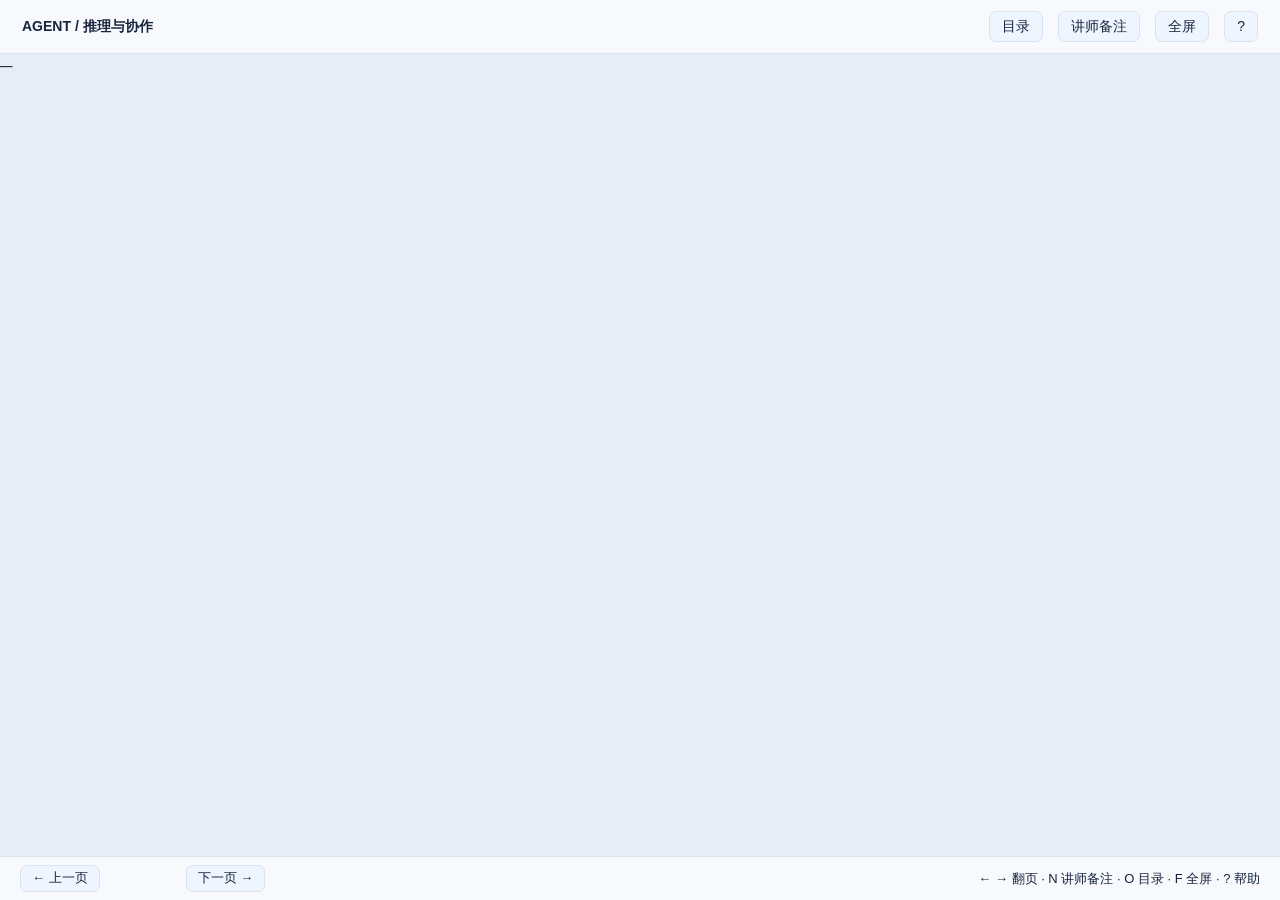
<file: agent-training/web/template.html>
<!doctype html>
<html lang="zh-CN">
<head>
<meta charset="utf-8"><meta name="viewport" content="width=device-width,initial-scale=1">
<link rel="icon" href="data:,">
<title>高级推理框架与多 Agent 协作 · 开发者实战课</title>
<style>
:root{--ink:#18253e;--blue:#2454ce;--teal:#087d80;--muted:#526178;--line:#d9e2ef;--paper:#fff;--nav:#f7f9fc;--surface:#eff5ff;--surface-hover:#e2edff;--positive:#edf9f2;--warning:#a56a12;--negative:#c12c28;--stage-scale:1;color-scheme:light}
*{box-sizing:border-box}body{margin:0;background:#e7edf4;color:var(--ink);font-family:"Microsoft YaHei","PingFang SC","Noto Sans CJK SC",sans-serif}button,input{font:inherit}button,.file-button{border:1px solid #bac8d9;border-radius:7px;background:#fff;color:var(--ink);padding:9px 17px;cursor:pointer;font-size:18px;line-height:1.3}button:hover,.file-button:hover{background:#e9f0ff;border-color:var(--blue)}button:focus-visible,a:focus-visible,input:focus-visible{outline:3px solid #e69523;outline-offset:4px}button:disabled{opacity:.42;cursor:default}button.primary{background:var(--blue);color:white;border-color:var(--blue)}a{color:var(--blue);text-underline-offset:4px}code{font-family:Consolas,"Cascadia Code",monospace;background:#eef3f9;color:#21519c;padding:2px 6px;border-radius:3px;font-size:.88em}pre{font-size:23px;line-height:1.58;margin:18px 0 0;padding:27px 32px;background:#142c44;color:#edf4ff;border-radius:10px;white-space:pre-wrap;overflow-wrap:anywhere;tab-size:4}pre code{font:inherit;padding:0;color:inherit;background:none}h1,h2,h3,p{margin-top:0}h2{font-size:46px;line-height:1.28;margin-bottom:30px;letter-spacing:-1px}h3{font-size:29px;line-height:1.4;margin:0 0 16px}p{font-size:26px;line-height:1.65;margin-bottom:22px}small{font-size:.7em;font-weight:400}b,strong{font-weight:700}em{font-style:normal;color:var(--blue)}
.appbar{height:54px;display:flex;align-items:center;justify-content:space-between;padding:0 22px;font-size:14px;background:#f7f9fc;border-bottom:1px solid var(--line)}.brand{font-weight:700;letter-spacing:.3px}.appbar button{padding:5px 12px;font-size:14px;margin-left:6px}.bar-right{display:flex;align-items:center;gap:9px}#chapterLabel{color:var(--muted)}
#viewport{position:absolute;top:54px;bottom:44px;left:0;right:0;display:flex;align-items:center;justify-content:center;overflow:hidden}#stage{width:1440px;height:810px;flex-shrink:0;position:relative;transform:scale(var(--stage-scale));transform-origin:center;box-shadow:0 12px 50px #172c4220}.slide{position:absolute;inset:0;background:var(--paper);padding:64px 82px 64px;display:none;overflow:hidden}.slide.active{display:block}.slide::before{content:"";position:absolute;top:0;left:0;width:100%;height:7px;background:var(--blue)}.slide-content{height:627px;overflow:hidden}.slide-footer{position:absolute;bottom:25px;left:82px;right:82px;display:flex;align-items:center;justify-content:space-between;border-top:1px solid var(--line);padding-top:15px;font-size:15px;color:var(--muted);gap:20px}.slide-footer a{font-size:14px;color:var(--muted);margin-right:15px}.slide-num{font-family:Consolas,monospace;font-size:17px;white-space:nowrap}.lead{font-size:29px;line-height:1.6}.muted{color:var(--muted);font-size:22px}.foot{font-size:19px;color:var(--muted);margin-top:20px}.source-note{font-size:20px;line-height:1.6;color:#704f19;margin-top:25px}.takeaway{font-size:26px;border-left:5px solid var(--teal);padding:12px 0 12px 22px;margin-top:30px;margin-bottom:0;color:#174b54}.split{display:grid;grid-template-columns:1fr 1fr;gap:52px;margin-top:22px}.split>div{min-width:0}.split p{font-size:25px}.split pre{font-size:22px}.points{padding-left:28px;margin:22px 0 0}.points li{font-size:27px;line-height:1.62;padding-left:4px;margin-bottom:16px}.split .points li{font-size:26px}.points li::marker{color:var(--blue)}blockquote{font-size:35px;line-height:1.7;margin:28px 0 38px;padding:10px 0 10px 30px;border-left:5px solid var(--blue);font-weight:500;color:#234f89}
.cover{background:#102a45;color:white;padding:74px 92px}.cover::before{background:#4ae1c5}.cover .slide-content{height:630px}.cover-title{font-size:95px;line-height:1.2;letter-spacing:-3px;font-weight:750}.cover-title em{color:#66e4c9}.cover-sub{font-size:29px;margin-top:28px;color:#d3e2f4}.cover-line{font-size:25px;border-top:1px solid #537087;padding-top:25px;display:inline-block;margin-top:30px}.cover-meta{color:#9eb8d1;font-size:19px;margin-top:25px}.cover .slide-footer{color:#9eb8d1;border-color:#537087}.agenda{margin-top:12px}.agenda>div{display:flex;align-items:center;border-bottom:1px solid var(--line);padding:20px 0;gap:28px}.agenda span{font-size:30px;color:var(--blue);font-family:Consolas,monospace}.agenda strong{font-size:28px;flex:1}.agenda small{font-size:20px;color:var(--muted)}.agenda+p{margin-top:22px}
table{width:100%;border-collapse:collapse;margin-top:24px;font-size:24px;line-height:1.55;text-align:left}th{font-weight:600;padding:17px 18px;background:#eaf0fa;border-bottom:2px solid #9bb4df;color:#284a7d}td{padding:20px 18px;border-bottom:1px solid var(--line);vertical-align:top}tbody tr:last-child td{border-bottom:1px solid #b4c2d3}td:first-child{font-weight:600}.split table{font-size:24px;margin-top:0}.compare{font-size:23px;table-layout:fixed}.compare th:first-child{width:14%}.compare td{padding:18px 15px}.trace-table{font-size:24px}.trace-table td{padding:21px 14px}
.flow{display:flex;align-items:center;gap:20px;margin:42px 0}.node{flex:1;font-size:31px;font-weight:650;text-align:center;border-top:4px solid var(--blue);background:#f1f5fb;padding:31px 18px;line-height:1.5}.node small{font-size:21px;color:var(--muted)}.arrow{font-size:37px;color:#8195b1}.react-loop{display:flex;align-items:center;gap:23px;margin-top:48px}.react-loop>div{flex:1;padding:25px 28px;border-top:4px solid #c2d0e1;background:#f1f5fb;min-height:243px;transition:background .2s,border-color .2s}.react-loop>div.current{background:#e0f7ef;border-color:var(--teal)}.react-loop>div>span{color:var(--blue);font-family:Consolas,monospace;font-size:23px}.react-loop h3{font-size:34px;margin:12px 0}.react-loop p{font-size:25px;margin:0}.react-loop>b{font-size:35px;color:#8a9db4}.return-path{text-align:center;border-bottom:2px solid #92b6af;padding:20px;font-size:23px;color:var(--teal);margin:0 80px 24px}.interactive-line{display:flex;align-items:center;gap:22px;font-size:22px;min-height:54px}.interactive-line span{flex:1}.quiz{display:grid;gap:18px;margin-top:30px}.quiz button{text-align:left;font-size:28px;padding:24px 28px}.quiz button.correct{background:#e0f7ef;border-color:var(--teal)}.quiz button.wrong{background:#ffebe6;border-color:#c25442}.quiz-feedback{font-size:23px;color:var(--teal);margin-top:26px;min-height:70px}.revision{display:flex;align-items:center;gap:20px;margin:45px 0 35px}.revision>div{flex:1;border-top:4px solid var(--blue);padding:25px 0 0}.revision span{font:20px Consolas,monospace;color:var(--muted)}.revision h3{font-size:27px;margin-top:18px}.revision p{font-size:21px}.revision>b{color:var(--muted);font-size:30px}.memory-line{font-size:27px;color:var(--teal);border-bottom:2px solid #83b5ad;padding:0 0 24px;margin:15px 0 26px}.weak blockquote,.strong blockquote{font-size:29px;padding-left:21px;margin-top:30px}.weak{color:var(--muted)}.weak blockquote{border-color:#abb4bf;color:var(--muted)}.strong blockquote{border-color:var(--teal);color:#176458}.nest{border:2px solid #8ba9d0;padding:32px;margin-top:27px}.nest>h3{color:#234f89}.nest h3 small{font-size:23px;margin-left:20px}.nest>div{background:#edf5ff;margin:27px 0;padding:28px 30px;border-left:5px solid var(--blue)}.nest p{font-size:26px;margin:0}.nest footer{font-size:24px;color:var(--teal)}
.topology,.hierarchy{margin:40px 50px 32px;text-align:center}.top-node{background:#173d66;color:white;padding:21px 30px;font-size:29px;line-height:1.4;width:55%;margin:auto}.top-node small{font-size:21px;color:#d1e1f0}.tree-line{font-size:42px;color:#7e98b8;display:flex;justify-content:space-around;margin:8px 0}.leaves{display:flex;gap:35px}.leaves>div{flex:1;padding:23px;background:#ecf2fa;border-bottom:3px solid var(--blue);font-size:28px}.teams{display:flex;gap:50px;margin-top:42px;border-top:2px solid #86a2c4;padding-top:28px}.teams>div{flex:1;background:#edf3fa;padding:25px}.teams p{font-size:24px;margin:0}.handoff-label{font-size:26px;color:var(--teal);border-bottom:2px solid #a8c6c0;padding-bottom:23px;margin-bottom:26px}.selection>div{padding:25px 0;border-bottom:1px solid var(--line)}.selection strong{font-size:29px;display:block;margin-bottom:12px}.selection span{font-size:25px;color:var(--muted)}.checklist{list-style:none;counter-reset:check;padding:0;margin-top:30px}.checklist li{counter-increment:check;display:flex;align-items:center;gap:30px;padding:21px 0;border-bottom:1px solid var(--line)}.checklist li::before{content:"0" counter(check);font:29px Consolas;color:var(--blue)}.checklist b{font-size:28px;width:140px}.checklist span{font-size:26px}.numbers{display:flex;gap:35px;margin:26px 0 24px}.numbers>div{flex:1;border-left:3px solid var(--blue);padding-left:24px}.numbers small{display:block;font-size:21px;color:var(--muted);margin-bottom:11px}.numbers strong{font-size:49px;white-space:nowrap;letter-spacing:-1px}.numbers i{font-style:normal;font-size:25px;font-weight:400;color:var(--muted)}.numbers+table{font-size:23px}.numbers+table td{padding:14px 18px}.exercise{background:#edf4fc;border-left:5px solid var(--blue);padding:27px 30px;margin-top:20px}.exercise>span{font-size:20px;color:var(--blue)}.exercise h3{font-size:32px;margin:15px 0}.exercise p{font-size:25px;margin:0}.references{display:grid;grid-template-columns:1fr 1fr;column-gap:42px;row-gap:20px;margin-top:32px}.references>a{display:flex;gap:17px;padding:26px 0;border-bottom:1px solid var(--line);align-items:flex-start;text-decoration:none}.references span{font:23px Consolas;color:var(--muted)}.references strong{font-size:25px}.references small{display:block;font-size:20px;color:var(--muted);margin-top:13px;line-height:1.55}.references b{font-size:27px;margin-left:auto}
.demo-controls{display:flex;align-items:center;gap:13px;margin:0 0 13px;font-size:21px}.demo-controls input[type=checkbox]{width:20px;height:20px;accent-color:var(--blue)}.demo-controls label{display:flex;align-items:center;gap:7px}.file-button{position:relative;overflow:hidden;display:inline-flex}.file-button input{position:absolute;inset:0;opacity:0;width:100%;cursor:pointer}.demo-status{font-size:19px;line-height:1.5;margin:0 0 16px;color:var(--teal);min-height:28px}.demo-layout{display:grid;grid-template-columns:350px 1fr;gap:20px;height:355px}.event-list{overflow:auto;background:#edf2f8;border:1px solid #d7e0eb;padding:9px;border-radius:8px}.event-list button{display:block;width:100%;margin-bottom:7px;text-align:left;font-size:17px;padding:11px;border-color:transparent}.event-list button.selected{background:#215bea;color:white}.event-detail{min-width:0;background:#142c44;border-radius:8px;padding:18px 22px;color:#fff}.event-detail>div{font-size:22px;border-bottom:1px solid #46627d;padding-bottom:14px}.event-detail pre{height:265px;overflow:auto;font-size:19px;line-height:1.5;margin:12px 0 0;padding:0;border-radius:0}.demo-bottom{display:flex;gap:12px;align-items:center;margin-top:16px}.demo-bottom>span{margin-left:auto;font:20px Consolas;color:var(--muted)}
.bottom-bar{height:44px;position:fixed;bottom:0;left:0;right:0;background:#f7f9fc;border-top:1px solid var(--line);display:flex;align-items:center;gap:12px;padding:0 20px;font-size:13px;color:var(--muted)}.bottom-bar button{font-size:13px;padding:4px 11px}.bottom-bar .shortcuts{margin-left:auto}.progress{position:fixed;bottom:0;left:0;height:3px;background:var(--blue);transition:width .15s}#pageNumber{width:62px;text-align:center;color:var(--ink)}dialog{border:1px solid #b8c8dc;border-radius:12px;box-shadow:0 25px 80px #102a4555;padding:26px;color:var(--ink);width:min(850px,94vw);max-height:85vh}dialog::backdrop{background:#102a4599}dialog h2{font-size:24px;letter-spacing:0;margin:0}dialog header{display:flex;align-items:center;justify-content:space-between;margin-bottom:20px}dialog header button{font-size:15px}#tocList{display:grid;grid-template-columns:1fr 1fr;gap:8px}#tocList button{font-size:14px;text-align:left;padding:10px}#tocList button[aria-current=true]{background:#215bea;color:#fff}#notesText{font-size:19px;line-height:1.85;white-space:pre-wrap}#notesSources{font-size:14px;line-height:1.8;margin-top:18px}#notesSources a{display:block}.help-grid{font-size:18px;line-height:2}.hidden{display:none!important}
@media(prefers-reduced-motion:reduce){*{transition:none!important}}@media(max-width:650px){.brand{font-size:12px}.appbar{padding:0 9px}.bar-right{gap:2px}.appbar button{font-size:12px;padding:5px 8px;margin-left:3px}#chapterLabel,.shortcuts{display:none}#tocList{grid-template-columns:1fr}.bottom-bar{padding:0 8px;gap:7px}}@media print{
@page{size:15in 8.4375in;margin:0}
body{background:white}.appbar,.bottom-bar,.progress,dialog{display:none!important}
#viewport{position:static;display:block;overflow:visible}
#stage{transform:none!important;box-shadow:none;width:1440px;height:auto}
.slide,.slide.active{position:relative;display:block!important;width:1440px;height:810px;page-break-after:always;break-after:page;overflow:hidden}
.slide:last-child{page-break-after:auto;break-after:auto}
.interactive-line,.demo-controls,.demo-bottom{visibility:hidden}
*{-webkit-print-color-adjust:exact;print-color-adjust:exact;transition:none!important}
}
.compact h2{font-size:42px;margin-bottom:22px}.compact p,.compact .points li{font-size:24px;line-height:1.55}.compact table{font-size:21px;margin-top:18px}.compact td,.compact th{padding:14px 15px}.compact pre{font-size:21px;padding:20px 25px;line-height:1.48}.compact .flow{gap:13px;margin:25px 0}.compact .node{font-size:25px;padding:22px 14px}.compact .node small{font-size:18px}.compact .takeaway{font-size:23px;margin-top:20px}.compact .points li{margin-bottom:13px}.compact .quiz{gap:12px;margin-top:20px}.compact .quiz button{font-size:24px;padding:17px 22px}.compact .quiz-feedback{font-size:21px;line-height:1.5;margin:14px 0 0}.agenda.compact-agenda{display:grid;grid-template-columns:1fr 1fr;column-gap:35px}.compact-agenda>div{padding:18px 0;gap:16px}.compact-agenda strong{font-size:25px}.compact-agenda small{font-size:19px}.evolution{display:flex;align-items:stretch;gap:12px;margin:30px 0}.evolution>div{flex:1;min-width:0;padding:22px 16px;background:#edf3fb;border-top:4px solid var(--blue);font-size:23px;line-height:1.6}.evolution .inactive{opacity:.35}.evolution .active{background:#e0f7ef;border-color:var(--teal)}.evolution small{display:block;font-size:18px;color:var(--muted)}.slide:has(#runDemo) h2{font-size:38px;margin-bottom:16px}.demo-controls{gap:12px;font-size:18px;flex-wrap:wrap}.demo-controls select{font:inherit;padding:7px 9px;border:1px solid #bac8d9;border-radius:6px;background:white;color:var(--ink)}.demo-controls button{font-size:17px;padding:8px 12px}.demo-status{font-size:17px;line-height:1.4;min-height:44px;margin-bottom:7px}.demo-metrics{display:flex;gap:28px;font-size:18px;padding:10px 15px;background:#edf3fb;border-radius:6px;margin-bottom:12px}.demo-metrics b{margin-left:10px;color:var(--blue)}.demo-layout{height:275px;grid-template-columns:340px 1fr}.event-detail pre{height:190px;font-size:18px}.event-detail>div{font-size:19px}.event-list button{font-size:16px;padding:9px}.demo-bottom{gap:8px;margin-top:12px}.demo-bottom button{font-size:16px;padding:8px 10px}.demo-file-row{display:flex;gap:12px;align-items:center;margin-top:10px}.demo-file-row button,.demo-file-row .file-button{font-size:15px;padding:6px 10px}.demo-file-row>span{font-size:16px;color:var(--muted)}#resultDialog{width:min(1040px,94vw)}#resultText{white-space:pre-wrap;overflow-wrap:anywhere;font:17px/1.75 "Microsoft YaHei",sans-serif;padding:20px;margin:0;max-height:65vh;overflow:auto;background:#edf3fb;color:var(--ink)}select:focus-visible{outline:3px solid #e69523;outline-offset:3px}@media print{.demo-file-row{visibility:hidden}}
.evolution .is-pending{opacity:.35;border-color:#bac8d9;background:#f1f5fb}.evolution .is-active{opacity:1}.evolution [aria-current=step]{border-color:var(--teal);background:#e0f7ef}
.compact .event-detail pre{padding:0;margin:12px 0 0;font-size:18px;line-height:1.5}.compact .demo-status{font-size:18px;line-height:1.45}.slide-footer>div{min-width:0}.slide-footer a{display:inline-block;max-width:100%}
.code-slide .split{margin-top:0;gap:30px}.code-slide .split h3{font-size:25px;margin-bottom:10px}.code-slide pre{margin-top:0;padding:18px 20px}.code-slide .foot{margin-top:14px;font-size:19px}
.demo-layout{grid-template-columns:280px 1fr}.collaboration-story{min-width:0;background:#edf3fb;border:1px solid #cad8e8;border-radius:8px;padding:12px 16px;overflow:hidden}.role-map{display:flex;gap:9px}.role-map>div{flex:1;border-top:3px solid #bac8d9;background:white;padding:7px 9px;font-size:18px;color:var(--muted)}.role-map>div.current{border-color:var(--teal);background:#d8f4e9;color:#174b54;font-weight:650}.role-map small{display:block;font-size:13px;margin-top:3px}.flow-caption{font-size:15px;color:var(--muted);margin:7px 0;line-height:1.4}.story-scroll{max-height:165px;overflow:auto}.story-scroll>strong{display:block;font-size:21px;color:#174b54}.compact #eventStory{font-size:19px;line-height:1.5;margin:7px 0}.observed-evidence,.revision-story{font-size:16px;line-height:1.5;overflow-wrap:anywhere}.observed-evidence{border-top:1px solid #cad8e8;padding-top:6px}.revision-story{color:#704f19;margin-top:5px}.demo-metrics:before{content:'整次运行';color:var(--muted)}.demo-metrics{gap:18px}.demo-bottom button{padding:8px;font-size:15px}
.selection-matrix{table-layout:fixed}.selection-matrix th:first-child{width:40%}.selection-matrix th:nth-child(2){width:25%}
.outing-slide h2{font-size:39px;margin-bottom:16px}.outing-slide .evolution{display:grid;grid-template-columns:repeat(7,minmax(0,1fr));gap:8px;margin:15px 0}.outing-slide .evolution>.arrow{display:none}.outing-slide .evolution>.node{font-size:20px;padding:8px;line-height:1.25;border-top-width:3px}.outing-slide .evolution small{font-size:14px;line-height:1.25}.outing-slide .evolution br{display:none}.outing-slide .evolution small:first-child{margin-bottom:5px}.outing-slide .evolution small:last-child{margin-top:5px}.outing-slide .lead{font-size:24px;margin:12px 0}.outing-slide .takeaway,.outing-slide .foot{font-size:20px;margin:12px 0}.outing-demo{margin-top:15px;border:1px solid #cad8e8;border-radius:8px;background:#edf3fb;padding:16px 20px}.outing-demo label{font-size:17px;display:inline-flex;align-items:center;gap:7px;margin-right:15px}.outing-demo select{font:inherit;background:white;border:1px solid #bac8d9;border-radius:5px;padding:6px}.outing-demo button{font-size:17px;padding:7px 11px;margin-right:8px}.outing-demo [data-outing-counter]{font-size:16px;color:var(--muted)}.outing-demo [data-outing-output]{height:165px;overflow:auto;padding:14px 0 0;font-size:21px;line-height:1.5;white-space:pre-line}.outing-demo [data-outing-output]>strong{display:block;font-size:24px;margin:5px 0}.outing-demo [data-outing-output]>p{font-size:21px;line-height:1.5;margin:7px 0}.outing-phase{font-size:16px;color:var(--teal)}.outing-demo .foot,.outing-demo .demo-status{font-size:16px;line-height:1.4;margin:7px 0 0;min-height:0}
.agent-anatomy{display:grid;grid-template-columns:1fr 2.7fr 1.1fr;gap:28px;align-items:center;margin:28px 0}.anatomy-input,.anatomy-output{position:relative;text-align:center;padding:22px 12px;background:#edf3fb;border-top:4px solid var(--blue)}.anatomy-input strong,.anatomy-output strong{font-size:24px}.compact .anatomy-input p,.compact .anatomy-output p{font-size:22px;line-height:1.55;margin:15px 0 0}.anatomy-input>span,.anatomy-output>span{position:absolute;font-size:32px;color:#8195b1;top:45%;transform:rotate(-90deg)}.anatomy-input>span{right:-26px}.anatomy-output>span{left:-26px}.anatomy-core{border:2px solid #a8c6c0;padding:15px;background:#f5faf9;border-radius:8px}.anatomy-model{background:#d8f4e9;padding:16px;text-align:center;border-top:4px solid var(--teal)}.anatomy-model strong{font-size:26px;color:#174b54}.compact .anatomy-model p{font-size:21px;margin:10px 0 0;line-height:1.5}.anatomy-parts{display:grid;grid-template-columns:1fr 1fr;gap:12px;margin-top:13px}.anatomy-part{padding:14px;background:white;border:1px solid var(--line)}.anatomy-part strong{font-size:19px;color:#284a7d}.compact .anatomy-part p{font-size:18px;line-height:1.5;margin:9px 0 0}
.outing-demo [data-outing-output]{height:200px}
#outingLiveDialog{width:min(1250px,96vw);padding:24px}#outingLiveDialog p{font-size:17px;line-height:1.5;margin:10px 0}#outingLiveDialog h3{font-size:24px;margin:12px 0}#outingLiveDialog select{font:inherit;padding:7px;border:1px solid #bac8d9;border-radius:5px}#outingLiveDialog .live-toolbar{display:flex;gap:10px;align-items:center;flex-wrap:wrap;font-size:16px;margin:12px 0}#outingLiveDialog button{font-size:16px;padding:8px 12px}#outingLiveDialog .live-grid{display:grid;grid-template-columns:300px minmax(0,1fr);gap:18px;height:min(410px,43vh)}#outingLiveDialog [data-live-events]{overflow:auto;background:#edf3fb;padding:9px;border-radius:7px}#outingLiveDialog [data-live-events] button{display:block;text-align:left;width:100%;margin:0 0 7px;font-size:14px}#outingLiveDialog [data-live-events] .selected{background:var(--blue);color:white}#outingLiveDialog [data-live-detail]{overflow:auto;overflow-wrap:anywhere;padding:16px;background:#f4f7fc;border:1px solid var(--line);border-radius:7px}#outingLiveDialog [data-live-detail] p{white-space:pre-wrap;font-size:19px}#outingLiveDialog pre{font-size:14px;padding:14px;line-height:1.5}#outingLiveDialog [data-live-status]{color:var(--teal);font-weight:600}#outingLiveDialog .live-note{font-size:14px;color:var(--muted)}#outingLiveDialog [data-live-metrics]{font-size:14px;color:var(--muted)}@media(max-width:700px){#outingLiveDialog .live-grid{grid-template-columns:140px minmax(0,1fr)}#outingLiveDialog{padding:15px}}[hidden]{display:none!important}

.concept-slide h2{font-size:40px;margin-bottom:18px}
.concept-slide .concept-definition{font-size:25px;line-height:1.5;margin:0 0 12px;color:#234f89}
.concept-diagram{display:block;width:100%;height:310px;margin:8px 0 10px;overflow:visible;font-family:"Microsoft YaHei","PingFang SC",sans-serif}
.concept-diagram .diagram-title{font-size:26px;font-weight:700;fill:#172c42}
.concept-diagram .diagram-copy{font-size:22px;fill:#314f6c}
.concept-diagram .diagram-label{font-size:21px;fill:#47647f}
.concept-slide .concept-example{font-size:23px;line-height:1.5;margin:14px 0;color:#47647f}
.concept-slide .takeaway{font-size:24px;line-height:1.5;margin-top:14px;padding:9px 0 9px 18px}
.concept-state{display:flex;gap:22px;justify-content:space-between;padding:12px 0;border-top:1px solid #cad8e8;border-bottom:1px solid #cad8e8;font-size:20px;line-height:1.5;color:#174b54}
.concept-multi .concept-diagram{height:280px;margin-bottom:4px}
.concept-multi .concept-example{font-size:22px;margin:12px 0 8px}
.concept-multi .takeaway{font-size:22px;margin-top:8px}

/* Shared reference palette for slides, diagrams and interactive tools. */
*{letter-spacing:0!important}
button,.file-button{background:var(--surface);color:var(--ink);border-color:var(--line)}
button:hover,.file-button:hover{background:var(--surface-hover);border-color:var(--teal)}
button.primary{background:var(--teal);border-color:var(--teal);color:var(--nav)}
button.primary:hover{background:#87efda;border-color:#87efda}
button:focus-visible,a:focus-visible,input:focus-visible,select:focus-visible{outline-color:var(--teal)}
code{background:var(--surface);color:#9cf1df}
pre{background:var(--nav);color:var(--ink);border:1px solid var(--line);border-radius:8px}
.appbar,.bottom-bar{background:var(--nav)}
#stage{box-shadow:0 12px 50px #06182b38}
.cover{background:var(--paper);color:var(--ink)}
.cover::before,.slide::before{background:var(--teal)}
.cover-title em{color:var(--teal)}
.cover-sub{color:#d3e2f4}
.cover-meta,.cover .slide-footer{color:var(--muted)}
.cover-line,.cover .slide-footer{border-color:var(--line)}
.source-note,.revision-story{color:var(--warning)}
.takeaway,blockquote,.strong blockquote,.nest>h3,.nest footer,.concept-slide .concept-definition,.concept-state{color:var(--teal)}
.weak blockquote{border-color:var(--line)}
th{background:var(--surface-hover);color:var(--ink);border-bottom-color:#5c7a94}
tbody tr:last-child td{border-bottom-color:var(--line)}
.node,.react-loop>div,.leaves>div,.teams>div,.exercise,.evolution>div,.anatomy-input,.anatomy-output{background:var(--surface)}
.arrow,.react-loop>b,.tree-line,.anatomy-input>span,.anatomy-output>span{color:#9ab6d0}
.react-loop>div,.nest,.teams,.concept-state,.observed-evidence{border-color:var(--line)}
.react-loop>div.current,.quiz button.correct,.evolution .active,.evolution [aria-current=step]{background:var(--positive);border-color:var(--teal)}
.quiz button.wrong{background:#492c3a;border-color:var(--negative);color:var(--ink)}
.quiz-feedback{color:var(--teal)}
.return-path,.memory-line,.handoff-label{border-color:#4b8f8b}
.nest>div{background:var(--surface)}
.top-node{background:var(--teal);color:var(--nav)}
.top-node small{color:#17494c}
.event-list,.demo-metrics,.collaboration-story,.outing-demo{background:var(--surface);border-color:var(--line)}
.event-list button.selected,#tocList button[aria-current=true],#outingLiveDialog [data-live-events] .selected{background:var(--teal);color:var(--nav);border-color:var(--teal)}
.event-detail{background:var(--nav)}
.event-detail>div{border-color:var(--line)}
.event-detail pre{border:0}
.demo-controls select,.outing-demo select,#outingLiveDialog select{background:var(--nav);color:var(--ink);border-color:var(--line)}
dialog{background:var(--paper);color:var(--ink);border-color:#5c7a94;border-radius:8px;box-shadow:0 25px 80px #06182baa}
dialog::backdrop{background:#06182bbd}
#resultText{background:var(--nav);color:var(--ink)}
.evolution .inactive,.evolution .is-pending{opacity:.62}
.evolution .is-pending{background:var(--surface);border-color:var(--line)}
.role-map>div{background:var(--nav);border-color:var(--line)}
.role-map>div.current{background:var(--positive);color:var(--ink);border-color:var(--teal)}
.story-scroll>strong{color:var(--teal)}
.anatomy-core{background:var(--nav);border-color:var(--line)}
.anatomy-model{background:var(--positive)}
.anatomy-model strong{color:var(--teal)}
.anatomy-part{background:var(--surface)}
.anatomy-part strong{color:var(--ink)}
#outingLiveDialog [data-live-events]{background:var(--nav)}
#outingLiveDialog [data-live-detail]{background:var(--surface)}
.concept-diagram .diagram-title{fill:var(--ink)}
.concept-diagram .diagram-copy{fill:#c5d7e8}
.concept-diagram .diagram-label{fill:var(--muted)}
.concept-slide .concept-example{color:var(--muted)}
.architecture-overview,.architecture-detail{--paper:#fff;--ink:#18253e;--muted:#526178;--line:#d9e2ef;--blue:#2454ce;--teal:#087d80;background:var(--paper);color:var(--ink);padding:40px 54px 64px;color-scheme:light}
.architecture-overview::before,.architecture-detail::before{background:#2454ce}
.architecture-overview .slide-content,.architecture-detail .slide-content{height:686px;position:relative}
.architecture-overview h2,.architecture-detail h2{font-size:36px;margin-bottom:14px}
.architecture-overview h2{max-width:870px;margin-bottom:8px}
.architecture-overview .architecture-intro{font-size:20px;line-height:1.5;margin:0 0 16px;color:#2454ce;max-width:890px}
.architecture-1{--architecture-color:#087443;--architecture-tint:#edf9f2;--architecture-border:#c0dfcc}.architecture-2{--architecture-color:#2454ce;--architecture-tint:#eff5ff;--architecture-border:#c3d4f1}.architecture-3{--architecture-color:#6737b5;--architecture-tint:#f6f1ff;--architecture-border:#d9c7ef}.architecture-4{--architecture-color:#bc510d;--architecture-tint:#fff5eb;--architecture-border:#eed0b6}.architecture-5{--architecture-color:#087d80;--architecture-tint:#edfafa;--architecture-border:#bce0df}.architecture-6{--architecture-color:#693ab7;--architecture-tint:#f6f1ff;--architecture-border:#d9c7ef}.architecture-7{--architecture-color:#2454ce;--architecture-tint:#eff5ff;--architecture-border:#c3d4f1}
.architecture-number{display:inline-flex;align-items:center;justify-content:center;width:29px;height:29px;flex:0 0 29px;border-radius:50%;background:var(--architecture-color);color:#fff;font:700 21px/1 Consolas,monospace}
.architecture-map{display:grid;grid-template-columns:repeat(12,minmax(0,1fr));gap:12px}
.architecture-tile{grid-column:span 3;min-width:0;height:179px;padding:10px 12px 6px;border:1px solid var(--architecture-border);border-radius:6px;background:var(--architecture-tint)}
.architecture-tile:nth-child(n+5){grid-column:span 4}
.architecture-tile header{display:flex;align-items:center;gap:9px}.architecture-tile h3{font-size:21px;line-height:1.3;margin:0;color:var(--architecture-color)}
.architecture-overview .architecture-tile p{font-size:15px;line-height:1.4;margin:6px 0 2px;color:var(--muted)}
.architecture-diagram{display:block;width:100%;height:150px;font-family:"Microsoft YaHei","PingFang SC",sans-serif;overflow:visible}
.architecture-tile .architecture-diagram{height:108px}
.architecture-keypoints{position:absolute;top:0;right:0;width:366px;border:1px solid #c3d4f1;border-radius:6px;padding:7px 13px;background:#f7f9ff;color:#2454ce;font-size:14px;line-height:1.3}
.architecture-keypoints strong{font-size:14px}.architecture-keypoints ul{margin:3px 0 0;padding-left:18px;color:#203047}.architecture-keypoints li{margin:0}
.architecture-roadmap{margin:14px 0 0;padding:9px 0 8px;border-top:1px solid var(--line);border-bottom:1px solid var(--line)}.architecture-roadmap>strong{font-size:17px;color:#2454ce}
.architecture-path{list-style:none;display:grid;grid-template-columns:repeat(7,minmax(0,1fr));gap:10px;padding:0;margin:8px 0 0}
.architecture-path li{position:relative;display:flex;flex-direction:column;gap:5px;align-items:center;text-align:center;font-size:15px;line-height:1.3;color:var(--architecture-color)}
.architecture-path b{display:flex;align-items:center;justify-content:center;width:26px;height:26px;background:var(--architecture-color);color:white;border-radius:50%;font:700 18px/1 Consolas,monospace}
.architecture-path li:not(:last-child)::after{content:'→';position:absolute;right:-12px;top:4px;color:#8798ad}
.architecture-path small{font-size:13px;line-height:1.4;color:var(--muted)}
.compact .architecture-caveat{font-size:16px;line-height:1.5;color:var(--muted);margin:10px 0 0}
.architecture-cards{display:grid;gap:14px;align-items:stretch}.architecture-columns-4{grid-template-columns:repeat(4,minmax(0,1fr))}.architecture-columns-3{grid-template-columns:repeat(3,minmax(0,1fr))}
.architecture-card{min-width:0;min-height:522px;padding:12px;border:1px solid var(--architecture-border);border-top:3px solid var(--architecture-color);border-radius:6px;background:var(--architecture-tint)}
.architecture-card header{display:flex;gap:10px;align-items:flex-start}.architecture-card header>div{min-width:0}.architecture-card h3{font-size:22px;line-height:1.3;margin:0 0 2px;color:var(--architecture-color)}.architecture-card small{font-size:14px;line-height:1.4;color:var(--muted)}
.compact .architecture-card .architecture-subtitle{font-size:16px;line-height:1.4;margin:7px 0 4px;color:var(--muted)}
.architecture-card .architecture-diagram{height:148px;margin:3px 0 7px;background:#fff;border-radius:4px}
.architecture-card strong{display:block;font-size:15px;line-height:1.4;color:var(--architecture-color);margin-bottom:4px}
.architecture-card ul{margin:0;padding-left:17px;font-size:16px;line-height:1.4}.architecture-card li{margin:0 0 3px;padding:0}.architecture-card li::marker{color:var(--architecture-color)}
.architecture-facts{border-top:1px solid var(--architecture-border);padding-top:8px}
.architecture-tradeoff-pair{display:grid;grid-template-columns:1fr 1fr;gap:12px;border-top:1px solid var(--architecture-border);margin-top:8px;padding-top:8px}.architecture-tradeoff-pair ul{font-size:15px;line-height:1.4;padding-left:15px}.architecture-tradeoff-pair .architecture-limits strong{color:#b83e31}.architecture-limits li::marker{color:#b83e31}
.architecture-scenes{border-top:1px solid var(--architecture-border);padding-top:8px;margin-top:8px}.architecture-tags{display:flex;gap:5px;flex-wrap:wrap}.architecture-tags span{font-size:13px;line-height:1.4;background:#fff;border:1px solid var(--architecture-border);color:#35445b;border-radius:3px;padding:3px 6px;white-space:nowrap}
.architecture-columns-3 .architecture-diagram{height:138px;margin:4px 0 8px}.architecture-columns-3 .architecture-card ul{font-size:16px}.architecture-columns-3 .architecture-tradeoff-pair ul{font-size:15px}.architecture-columns-3 .architecture-tags span{font-size:14px}
.architecture-recommended{display:inline-block;font-size:12px;line-height:1.4;color:#087443;background:#e1f5e9;border:1px solid #badbc7;border-radius:3px;padding:2px 5px;margin-right:6px}
.architecture-representatives{margin-top:9px;padding-top:8px;border-top:1px solid var(--line);font-size:14px;line-height:1.4}.architecture-representatives strong{font-size:14px;color:#2454ce}.architecture-representative-grid{display:grid;grid-template-columns:repeat(3,minmax(0,1fr));gap:18px}.architecture-representative-grid>div{min-width:0}.architecture-representative-grid strong{color:var(--architecture-color)}.compact .architecture-representative-grid p{font-size:14px;line-height:1.4;margin:5px 0 0}.architecture-products{display:flex;gap:12px;align-items:center}.architecture-products>span{color:var(--muted);font-size:13px}.architecture-tool-tags{gap:5px;margin-top:4px}.architecture-tool-tags a,.architecture-tool-tags span{font-size:13px;line-height:1.4;background:#f7f9fd;border:1px solid #d3dcea;color:#2454ce;padding:3px 5px;border-radius:3px;text-decoration:none;white-space:nowrap}.architecture-tool-tags a:hover{text-decoration:underline;border-color:#2454ce}
.architecture-overview h2{max-width:790px;font-size:38px}
.architecture-overview .architecture-intro{max-width:790px;font-size:21px;margin-bottom:24px}
.architecture-keypoints{width:516px;padding:8px 12px;line-height:1.45}
.architecture-keypoints strong{font-size:17px}.architecture-keypoints li{font-size:14px}
.architecture-tile{height:188px;padding:10px 12px 6px;background:linear-gradient(135deg,var(--architecture-tint),#fff)}
.architecture-tile h3{font-size:20px}.architecture-tile:nth-child(5) h3{font-size:21px}
.architecture-tile .architecture-diagram{height:111px;overflow:hidden}
.architecture-roadmap{margin-top:12px;padding:8px 0}.architecture-path{margin-top:6px}
.architecture-star{color:#f7b52d;font-size:24px;line-height:1.1;flex-shrink:0}
.architecture-detail h2{margin-bottom:17px}
.architecture-cards{gap:14px;height:615px}
.architecture-card{height:615px;min-height:0;padding:14px;background:linear-gradient(135deg,var(--architecture-tint),#fff);border-top-width:1px}
.architecture-card header{min-height:59px;gap:9px;align-items:flex-start}
.architecture-card h3{font-size:22px;line-height:1.3;letter-spacing:-.4px}
.architecture-card small{font-size:17px;font-weight:600;color:var(--architecture-color)}
.compact .architecture-card .architecture-subtitle{height:40px;font-size:15px;line-height:1.35;margin:5px 0 7px;color:#16233a}
.architecture-card .architecture-diagram{height:171px;margin:0 0 10px;background:transparent;border-radius:0;overflow:hidden}
.architecture-card strong{font-size:17px;margin-bottom:7px}
.architecture-card ul{font-size:16px;line-height:1.6;padding-left:17px}
.architecture-card li{margin-bottom:3px}
.architecture-facts{padding-top:10px;min-height:110px}
.architecture-tradeoff-pair{grid-template-columns:.9fr 1.25fr;gap:9px;margin-top:9px;padding-top:9px;min-height:117px}
.architecture-tradeoff-pair ul{font-size:15px;line-height:1.6}
.architecture-limits strong{color:#c12c28}.architecture-limits li::marker{color:#c12c28}
.architecture-scenes{margin-top:9px;padding-top:9px}
.architecture-tags{gap:6px}.architecture-tags span{font-size:14px;padding:4px 7px;background:var(--architecture-tint)}
.architecture-columns-3 .architecture-card header{min-height:62px}
.architecture-columns-3 .architecture-card h3{font-size:25px}
.architecture-columns-3 .architecture-card .architecture-subtitle{font-size:16px;height:44px}
.architecture-columns-3 .architecture-diagram{height:239px;margin:0 0 10px}
.architecture-columns-3 .architecture-card ul{font-size:17px;line-height:1.65}
.architecture-router-body{display:grid;grid-template-columns:1.06fr 1.25fr;gap:6px;align-items:center;height:283px}
.architecture-router-body .architecture-diagram{height:283px;margin:0}
.architecture-router-body .architecture-facts{border:0;padding-top:0;min-height:0}
.architecture-router-body ul{list-style:none;padding:0;font-size:15px!important;line-height:1.5!important}
.architecture-router-body li{position:relative;padding-left:21px;margin-bottom:13px;white-space:nowrap}
.architecture-router-body li::before{content:'✓';position:absolute;left:0;color:#287b39}
.architecture-router-bottom{display:grid;grid-template-columns:1.1fr .95fr;gap:13px;border-top:1px solid var(--architecture-border);margin-top:10px;padding-top:10px}
.architecture-router-bottom .architecture-scenes{padding:0;margin:0;border:0}
.architecture-router-bottom .architecture-limits{border-left:1px solid var(--architecture-border);padding-left:13px}
.architecture-router-bottom .architecture-limits ul{font-size:16px;line-height:1.6}
.architecture-router-bottom .architecture-tags span{font-size:14px}
.compact .architecture-skill-footer{font-size:14px;font-weight:600;line-height:1.5;color:#12419f;background:#eaf2ff;border:1px solid #d6e4f8;border-radius:4px;padding:8px;margin:13px 0 0}
.architecture-blackboard-facts{display:grid;grid-template-columns:1.25fr .95fr;gap:10px;border-top:1px solid var(--architecture-border);padding-top:12px;min-height:147px}
.architecture-blackboard-facts .architecture-facts{border:0;padding:0;min-height:0}
.architecture-blackboard-facts .architecture-limits{border-left:1px solid var(--architecture-border);padding-left:12px}
.architecture-blackboard-facts ul{font-size:16px!important}
.architecture-columns-3 .architecture-7 .architecture-diagram{height:187px}
.architecture-graph-facts{display:grid;grid-template-columns:1.65fr 1fr;gap:12px;border-top:1px solid var(--architecture-border);padding-top:10px;min-height:148px}
.architecture-graph-facts .architecture-facts{border:0;padding:0;min-height:0}
.architecture-graph-facts .architecture-strengths{border-left:1px solid var(--architecture-border);padding-left:12px}
.architecture-graph-facts ul{font-size:16px!important;line-height:1.6!important}
.architecture-tools{border-top:1px solid var(--architecture-border);padding-top:9px;margin-top:10px}
.architecture-tools strong{font-size:16px}
.architecture-tool-logos{display:block;width:100%;height:66px;overflow:hidden}
.architecture-columns-4 .architecture-card{padding:12px}
.architecture-columns-4 .architecture-card header{min-height:54px}
.architecture-columns-4 .architecture-card .architecture-subtitle{height:32px}
.architecture-columns-4 .architecture-card .architecture-diagram{height:140px}
.architecture-columns-4 .architecture-facts{min-height:100px}
.architecture-columns-4 .architecture-tradeoff-pair{min-height:108px}
.architecture-columns-4 .architecture-tradeoff-pair ul{font-size:14px}
.architecture-columns-3 .architecture-card .architecture-subtitle{height:36px}
.architecture-columns-3 .architecture-7 .architecture-diagram{height:128px}
.architecture-graph-facts{min-height:136px}
.architecture-tool-logos{height:60px}
.architecture-tools .architecture-tool-logos{display:grid;grid-template-columns:repeat(5,minmax(0,1fr));gap:5px;overflow:visible}
.architecture-tool{min-width:0;text-align:center}
.architecture-tool-name{display:flex;align-items:center;justify-content:center;gap:3px;font-size:10.5px;font-weight:600;line-height:20px;color:#17243b;white-space:nowrap}
.architecture-tool-name svg{width:16px;height:16px;flex:0 0 16px}
.architecture-tools .architecture-tool small{display:block;margin-top:4px;font-size:10px;line-height:1.35;font-weight:400;color:#35435a}
.architecture-demo-note{border-left:3px solid #2454ce;padding:5px 0 5px 12px}
/* Connect each example to the opening architecture map. */
.compact .architecture-course-example{font-size:14px;line-height:1.45;margin:10px 0 0;padding:8px 0 0;border-top:1px solid var(--architecture-border);color:#2454ce}
.architecture-course-example b{display:block;margin-bottom:3px}
.architecture-columns-4 .architecture-card .architecture-diagram{height:140px}
.architecture-columns-4 .architecture-facts{min-height:90px;padding-top:8px}
.architecture-columns-4 .architecture-tradeoff-pair{min-height:88px;margin-top:7px;padding-top:7px}
.architecture-columns-4 .architecture-card ul{line-height:1.4}
.architecture-columns-4 .architecture-scenes{margin-top:7px;padding-top:7px}
.compact .architecture-course-example{font-size:14px;line-height:1.4;margin-top:8px;padding-top:6px}
.architecture-course-example b{display:inline;margin-right:5px}
.architecture-router-body,.architecture-router-body .architecture-diagram{height:245px}
.architecture-blackboard-facts{min-height:124px;padding-top:9px}
.architecture-columns-3 .architecture-6 .architecture-diagram{height:210px}
.architecture-graph-facts{min-height:116px}
.framework-link{display:flex;align-items:baseline;gap:16px;border-left:3px solid var(--teal);padding:7px 12px;margin:0 0 14px;background:var(--surface);line-height:1.4}
.framework-link strong{font-size:17px;color:var(--teal);flex-shrink:0}
.framework-link span{font-size:16px;color:var(--muted)}
.concept-slide .framework-link{display:block;margin-bottom:12px}
.concept-slide .framework-link strong{display:block;margin-bottom:3px}
.outing-slide .framework-link{display:block;margin-bottom:8px;padding:6px 12px}
.outing-slide .framework-link strong{display:block;margin-bottom:2px;font-size:16px}
.outing-slide .framework-link span{font-size:15px}
.outing-slide .evolution>.node{display:flex;align-items:center;justify-content:center;font-size:18px;padding:5px 8px}
.outing-slide .evolution small{display:none}
.outing-slide .outing-demo [data-outing-output]{height:110px}
.concept-multi .concept-diagram{height:245px}
.tradeoffs{margin:12px 0 0;padding:10px 0 0;border-top:1px solid var(--line);font-size:17px;line-height:1.45}
.tradeoff-label{display:block;font-size:16px;color:var(--muted);margin-bottom:5px}.tradeoff-columns{display:grid;grid-template-columns:1fr 1fr 1.15fr;gap:22px}.tradeoff-columns>div{min-width:0}.tradeoff-columns b{font-size:16px;display:block;margin-bottom:3px;color:var(--teal)}.tradeoff-columns span{display:block}.tradeoff-limitation b{color:var(--negative)}.tradeoff-observe b{color:var(--warning)}
.outing-slide .evolution{margin:10px 0}.outing-slide .lead{font-size:23px;line-height:1.45;margin:9px 0}.outing-slide .foot{font-size:17px;line-height:1.4;margin:8px 0}.outing-demo{margin-top:10px;padding:10px 16px;background:transparent;border:0;border-top:1px solid var(--line);border-bottom:1px solid var(--line);border-radius:0}.outing-demo [data-outing-output]{height:130px;padding-top:9px}.outing-demo [data-outing-output]>strong{font-size:22px}.outing-demo [data-outing-output]>p{font-size:20px}.outing-demo .foot{font-size:16px;line-height:1.4;margin:5px 0 8px}
.slide:has(#runDemo) .demo-layout{height:218px}.slide:has(#runDemo) .story-scroll{max-height:108px}.slide:has(#runDemo) .demo-status{font-size:17px;line-height:1.4;margin:9px 0 7px;min-height:0}.slide:has(#runDemo) .demo-file-row>span{font-size:14px}.slide:has(#runDemo) .tradeoffs{font-size:16px;line-height:1.4;margin-top:10px;padding-top:8px}
#outingLiveDialog [data-live-tradeoffs]{font-size:15px;margin-bottom:12px}#outingLiveDialog .live-grid{height:min(350px,36vh)}
@media(max-width:700px){#outingLiveDialog .tradeoff-columns{grid-template-columns:1fr;gap:8px}#outingLiveDialog .tradeoff-columns>div{display:grid;grid-template-columns:70px 1fr;gap:8px}#outingLiveDialog header h2{font-size:23px}#outingLiveDialog header button{flex-shrink:0}}
/* === LIGHT INFOGRAPHIC COURSE THEME === */
.cover{--ink:#f2f7fc;--teal:#66e4c9;--muted:#adc1d4;--line:#37516b;--paper:#102a45;--nav:#0b2036;background:var(--paper);color:var(--ink)}
.slide:not(.cover){padding:40px 54px 64px;background:#fff;color:var(--ink)}
.slide:not(.cover)::before{background:var(--blue)}
.slide:not(.cover) .slide-content{height:686px}
.slide:not(.cover) h2{font-size:36px;margin-bottom:18px}
.slide:not(.cover) .slide-footer{left:54px;right:54px}
.architecture-overview h2{margin-bottom:8px!important}
.architecture-path li::after{display:none}
.framework-link{background:#f3f7ff;border-color:var(--blue);border-radius:0 5px 5px 0}
.framework-link strong{color:var(--blue)}
.node,.leaves>div,.teams>div,.nest>div{border:1px solid #c3d4f1;border-top:3px solid var(--blue);border-radius:5px;background:linear-gradient(135deg,#eff5ff,#fff)}
.node small,.top-node small{color:var(--muted)}
.top-node{background:#eff5ff;color:#2454ce;border:1px solid #c3d4f1;border-top:3px solid #2454ce;border-radius:5px}
.arrow,.tree-line,.return-path,.handoff-label{color:#7d91ab}
.takeaway{color:var(--teal);background:#edfafa;border:1px solid #bce0df;border-left:4px solid var(--teal);border-radius:4px;padding:12px 18px}
table{border:1px solid #d9e2ef;border-radius:5px;overflow:hidden}
th{background:#eff5ff;color:#2454ce}
tbody tr:nth-child(even){background:#f8faff}
pre,#resultText{background:#f4f7fb;color:#18253e;border-color:#d9e2ef}
code{color:#2454ce;background:#edf3ff}
.outing-slide{--demo-accent:#087443;--demo-tint:#edf9f2;--demo-border:#c0dfcc}
.outing-slide:has([data-outing-architecture="2"]),.outing-slide:has([data-outing-architecture="7"]){--demo-accent:#2454ce;--demo-tint:#eff5ff;--demo-border:#c3d4f1}
.outing-slide:has([data-outing-architecture="3"]),.outing-slide:has([data-outing-architecture="6"]){--demo-accent:#6737b5;--demo-tint:#f6f1ff;--demo-border:#d9c7ef}
.outing-slide:has([data-outing-architecture="4"]){--demo-accent:#bc510d;--demo-tint:#fff5eb;--demo-border:#eed0b6}
.outing-slide:has([data-outing-architecture="5"]){--demo-accent:#087d80;--demo-tint:#edfafa;--demo-border:#bce0df}
.outing-slide .framework-link{background:var(--demo-tint);border-color:var(--demo-accent)}
.outing-slide .framework-link strong{color:var(--demo-accent)}
.outing-slide .evolution>.node{border-color:#d9e2ef;background:#f7f9fc;color:#526178}
.outing-slide .evolution [aria-current=step]{background:var(--demo-tint);border-color:var(--demo-accent);color:var(--demo-accent)}
.outing-slide .evolution>.node{font-size:16px;white-space:nowrap;padding:7px 4px}
.outing-slide .interactive-line{display:flex;align-items:center;flex-wrap:wrap;gap:7px 0}
.outing-slide .interactive-line label{margin-right:12px}
.outing-slide .outing-demo{background:linear-gradient(135deg,var(--demo-tint),#fff);border:1px solid var(--demo-border);border-radius:6px;padding:14px 18px;margin-top:12px}
.outing-slide .outing-demo [data-outing-output]{height:130px}
.outing-demo [data-outing-output]>strong{color:var(--demo-accent)}
.single-agent-capabilities{display:grid;grid-template-columns:1fr 1fr;gap:12px;margin-top:8px}
.single-agent-capabilities article{min-width:0;border:1px solid var(--demo-border);border-radius:5px;background:#fff;padding:8px 12px}
.single-agent-capabilities header{display:flex;align-items:center;justify-content:space-between;gap:8px}
.single-agent-capabilities strong{font-size:18px;color:var(--demo-accent)}
.single-agent-capabilities button{font-size:14px;padding:3px 8px;margin:0}
.outing-slide .single-agent-capabilities p{font:15px/1.4 "Microsoft YaHei",sans-serif;white-space:pre-line;margin:5px 0 0;height:84px;overflow:auto}
.single-agent-capabilities article.is-current{border-color:var(--demo-accent);box-shadow:inset 0 3px var(--demo-accent)}
.outing-slide:has(.single-agent-capabilities){padding-top:36px}
.outing-slide:has(.single-agent-capabilities) .slide-content{height:686px}
.outing-slide:has(.single-agent-capabilities) .framework-link span{display:none}
.outing-slide:has(.single-agent-capabilities) .outing-demo{padding:10px 14px}
.outing-slide:has(.single-agent-capabilities) .outing-demo>.foot:first-child{display:none}
.outing-slide:has(.single-agent-capabilities) .interactive-line{min-height:42px}
.outing-slide:has(.single-agent-capabilities) [data-outing-output]{height:64px;padding-top:7px}
.outing-slide:has(.single-agent-capabilities) [data-outing-output]>strong{display:inline;margin-left:10px;font-size:18px}
.outing-slide:has(.single-agent-capabilities) [data-outing-output]>p{font-size:17px;line-height:1.4;margin:5px 0}
.tradeoff-columns{gap:12px}
.tradeoff-columns>div{padding:9px 12px;border:1px solid #c0dfcc;border-radius:5px;background:#edf9f2}
.tradeoff-columns .tradeoff-limitation{background:#fff5f2;border-color:#efc9c0}
.tradeoff-columns .tradeoff-observe{background:#fff9e9;border-color:#ecdba9}
.tradeoff-columns b{color:#087443}.tradeoff-limitation b{color:#c12c28}.tradeoff-observe b{color:#996715}
.event-list,.collaboration-story,.demo-metrics{background:#f7f9fc;border-color:#d9e2ef}
.role-map>div.current{color:#087443;border-color:#9ccbad}
.event-list button.selected,#tocList button[aria-current=true],#outingLiveDialog [data-live-events] .selected{background:#e7f2ff;color:#2454ce;border-color:#91afde}
.quiz button.wrong{background:#fff0eb;color:#c12c28}
dialog{border-color:#c3d4f1;box-shadow:0 25px 80px #18253e33}
.bottom-bar,.appbar{color:#18253e;border-color:#d9e2ef}
button.primary:hover{background:#076c70;border-color:#076c70;color:#fff}
/* Architecture walkthrough: one large diagram, one current explanation. */
.outing-slide h2{font-size:36px!important;line-height:1.25;margin:0 0 8px!important}
.outing-slide .walk-lead{font-size:28px;line-height:1.4;margin:0 0 5px;color:var(--demo-accent);font-weight:600}
.outing-slide .architecture-walkthrough{padding:0;margin:0;border:0;background:transparent;border-radius:0}
.walk-context{display:flex;gap:24px;align-items:center;height:29px;font-size:16px;color:var(--muted)}
.walk-context .walk-mode{margin-left:auto;color:var(--muted)}
.architecture-canvas{display:block;width:100%;height:305px;overflow:visible;margin:3px auto 7px}
.walk-node rect{fill:#f7f9fc;stroke:#b8c6d5;stroke-width:1.5;transition:fill .2s,stroke .2s}
.walk-node text{fill:#273952;font-family:"Microsoft YaHei",sans-serif}
.walk-title{font-size:22px;font-weight:650}.walk-subtitle{font-size:16px;fill:#526178!important}
.walk-edge path{fill:none;stroke:#bac7d6;stroke-width:2}
.walk-edge text{font-size:16px;fill:#526178;paint-order:stroke;stroke:#fff;stroke-width:6px;stroke-linejoin:round}
.walk-node.is-visited rect{fill:var(--demo-tint);stroke:var(--demo-border)}
.walk-edge.is-visited path{stroke:var(--demo-border);stroke-width:2.5}
.walk-node.is-current rect{fill:var(--demo-tint);stroke:var(--demo-accent);stroke-width:3.5}
.walk-node.is-current .walk-title{fill:var(--demo-accent)}
.walk-edge.is-current path{stroke:var(--demo-accent);stroke-width:4;stroke-dasharray:9 4;animation:walk-flow 1s linear infinite}
.walk-edge.is-current text{fill:var(--demo-accent);font-weight:650}
.walk-limit-pin{cursor:help}
.walk-limit-pin circle{fill:#fff1d6;stroke:#a56a12;stroke-width:2}
.walk-limit-pin text{fill:#85510b;font-size:19px;font-weight:750}
.walk-node.is-current[data-vis-limitation] rect{stroke:#a56a12;stroke-dasharray:7 3}
.walk-edge.is-current[data-vis-limitation] path{stroke:#a56a12}
.walk-edge.is-current[data-vis-limitation] text{fill:#85510b}
.is-playing .walk-node:not(.is-current):not(.is-visited){opacity:.55}
.is-playing .walk-edge:not(.is-current){opacity:.5}
@keyframes walk-flow{to{stroke-dashoffset:-26}}
.outing-slide .walk-step[data-outing-output]{height:84px;padding:10px 17px;margin:0;background:var(--demo-tint);border-left:4px solid var(--demo-accent);overflow:hidden;white-space:normal}
.outing-slide .walk-step[data-outing-output]>strong{display:block;font-size:22px;line-height:1.4;margin:0;color:var(--ink)}
.outing-slide .walk-step[data-outing-output]>p{font-size:18px;line-height:1.4;margin:4px 0 0;color:var(--muted)}
.walk-toolbar{display:flex;gap:9px;align-items:center;height:48px}
.outing-slide .walk-toolbar button{font-size:17px;padding:7px 12px;margin:0}
.walk-toolbar .walk-next{background:var(--demo-accent);border-color:var(--demo-accent);color:white;min-width:104px}
.walk-toolbar [data-outing-counter]{font:16px Consolas,"Microsoft YaHei",sans-serif;margin-left:6px;min-width:90px}
.walk-toolbar [data-outing-more]{margin-left:auto}
.walk-tradeoffs{display:grid;grid-template-columns:1fr 1.15fr .8fr;gap:24px;margin-top:9px;padding-top:12px;border-top:1px solid var(--line)}
.walk-tradeoffs>div{min-width:0;padding-left:12px;border-left:3px solid #087443}
.walk-tradeoffs b{font-size:19px;color:#087443}.walk-tradeoffs .walk-limitation{border-color:#c12c28}.walk-limitation b{color:#c12c28}
.walk-tradeoffs .walk-use{border-color:#526178}.walk-use b{color:#526178}
.outing-slide .walk-tradeoffs p{font-size:18px;line-height:1.5;margin:4px 0 0}
.walk-more{width:min(950px,92vw);max-height:85vh;padding:24px;color:var(--ink)}
.walk-more header{display:flex;align-items:center;justify-content:space-between;gap:20px}
.walk-more h3{font-size:24px;margin:0}.walk-more h4{font-size:20px;margin:22px 0 8px}
.outing-slide .walk-more p{font-size:18px;line-height:1.6;white-space:pre-line;margin:14px 0}
.walk-settings{display:flex;flex-wrap:wrap;gap:15px;margin:18px 0}
.walk-settings label{font-size:17px}.walk-extra-actions{display:flex;gap:12px}
.walk-more summary{cursor:pointer;font-size:18px;margin-top:16px}
.walk-more ol{font-size:16px;line-height:1.7;padding-left:25px}.walk-more li{white-space:pre-line;margin-bottom:14px}
@media(prefers-reduced-motion:reduce){.walk-edge.is-current path{animation:none;stroke-dasharray:none}.walk-node rect{transition:none}}
@media print{.walk-toolbar{visibility:hidden}.walk-more{display:none}.walk-edge.is-current path{animation:none}}
</style>
</head>
<body>
<header class="appbar"><div class="brand">AGENT / 推理与协作</div><div class="bar-right"><span id="chapterLabel"></span><button id="tocBtn">目录</button><button id="notesBtn">讲师备注</button><button id="fullBtn">全屏</button><button id="helpBtn" aria-label="快捷键帮助">?</button></div></header>
<div id="viewport"><main id="stage" aria-label="培训演示文稿">__SLIDES__</main></div>
<footer class="bottom-bar"><button id="prevBtn" aria-label="上一页">← 上一页</button><span id="pageNumber" aria-live="polite"></span><button id="nextBtn" aria-label="下一页">下一页 →</button><span class="shortcuts">← → 翻页 · N 讲师备注 · O 目录 · F 全屏 · ? 帮助</span></footer><div class="progress" id="progress"></div>
<dialog id="tocDialog"><header><h2>课程目录</h2><button data-close="tocDialog">关闭</button></header><div id="tocList"></div></dialog>
<dialog id="notesDialog" aria-labelledby="notesTitle">
  <header><h2 id="notesTitle">讲师备注</h2><button data-close="notesDialog">关闭</button></header>
  <p class="notes-guide">现场讲稿可直接照讲；概念、类比和互动可按学员基础展开。听读英文请打开下方术语区。</p>
  <details id="notesTermsPanel">
    <summary>术语发音与释义 <span id="notesTermCount"></span></summary>
    <p class="notes-pronunciation-note">__PRONUNCIATION_NOTE__</p>
    <div class="notes-term-toolbar">
      <label class="notes-search">查找术语<input id="notesTermSearch" type="search" placeholder="例如 Agent、上下文" autocomplete="off"></label>
      <label class="notes-all"><input id="notesAllTerms" type="checkbox"> 全课词库</label>
      <button id="notesStopSpeech" type="button" disabled>停止朗读</button>
    </div>
    <p id="notesSpeechStatus" role="status" aria-live="polite"></p>
    <div id="notesTerms" aria-label="英文术语与发音"></div>
  </details>
  <h3>现场讲稿</h3><div id="notesText"></div>
  <details id="notesSupplementPanel"><summary>展开讲解 · 类比、实例、误区与演示提示</summary><div id="notesSupplement"></div></details>
  <div id="notesSources"></div>
</dialog>
<dialog id="helpDialog"><header><h2>演示操作</h2><button data-close="helpDialog">关闭</button></header><div class="help-grid">← / ↑ / PageUp：上一页<br>→ / ↓ / 空格 / PageDown：下一页<br>Home / End：第一页 / 最后一页<br>O：目录　N：讲师备注　F：全屏<br>Esc：关闭弹窗或退出全屏<br>Ctrl+P：打印讲义（每页一张）<br><br>从目录进入七种架构演示或五种协作模式培训。<br>协作模式支持情景切换、上一步、下一步、重播和查看结果；流程与关键代码共享进度。<br><br>讲师备注显示在当前屏幕；投影时请用另一设备打开讲稿。</div></dialog>
<dialog id="resultDialog"><header><h2 id="resultTitle">运行结果</h2><button data-close="resultDialog">关闭</button></header><pre id="resultText"></pre></dialog>
<dialog id="outingLiveDialog" aria-labelledby="outingLiveTitle">
  <header><h2 id="outingLiveTitle" data-live-title>真实模型演示</h2><button data-close="outingLiveDialog">关闭窗口</button></header>
  <p data-live-task></p><p data-live-connection>正在检查配置…</p>
  <div class="live-toolbar"><label data-live-pattern-row hidden>协作模式 <select data-live-pattern><option value="supervisor">Supervisor 主管</option><option value="hierarchical">层次化团队</option><option value="swarm">Swarm 动态交接</option></select></label><button class="primary" data-live-run disabled>开始真实运行</button><button data-live-cancel disabled>停止运行</button><button data-live-export disabled>导出本次轨迹</button><label><input type="checkbox" data-live-follow checked> 跟随最新步骤</label></div>
  <aside class="tradeoffs" data-live-tradeoffs aria-label="当前模型演示的优势与局限" aria-live="polite"></aside>
  <p data-live-status role="status" aria-live="polite"></p><p data-live-metrics></p>
  <div class="live-grid"><nav data-live-events aria-label="真实运行步骤"></nav><div data-live-detail></div></div>
  <p class="live-note">每种架构、天气、预算与协作模式分别保存本页轨迹；重新开始会清空本次事件。服务同时只运行一个真实任务，切换页面会提示后台任务，可明确停止后再运行。关闭窗口不取消任务。每次最多12次模型调用、20次工具调用、8分钟；工具只读合成资料。</p>
</dialog>
<style>__IMPORT_STYLES__</style>
<script>
'use strict';
const COURSE=__COURSE__;
const GLOSSARY=__GLOSSARY__;
const REPLAY=__REPLAY__;
const DEMO_TRADEOFFS=__DEMO_TRADEOFFS__;
__PLAYER__
</script>
</body></html>
</file>
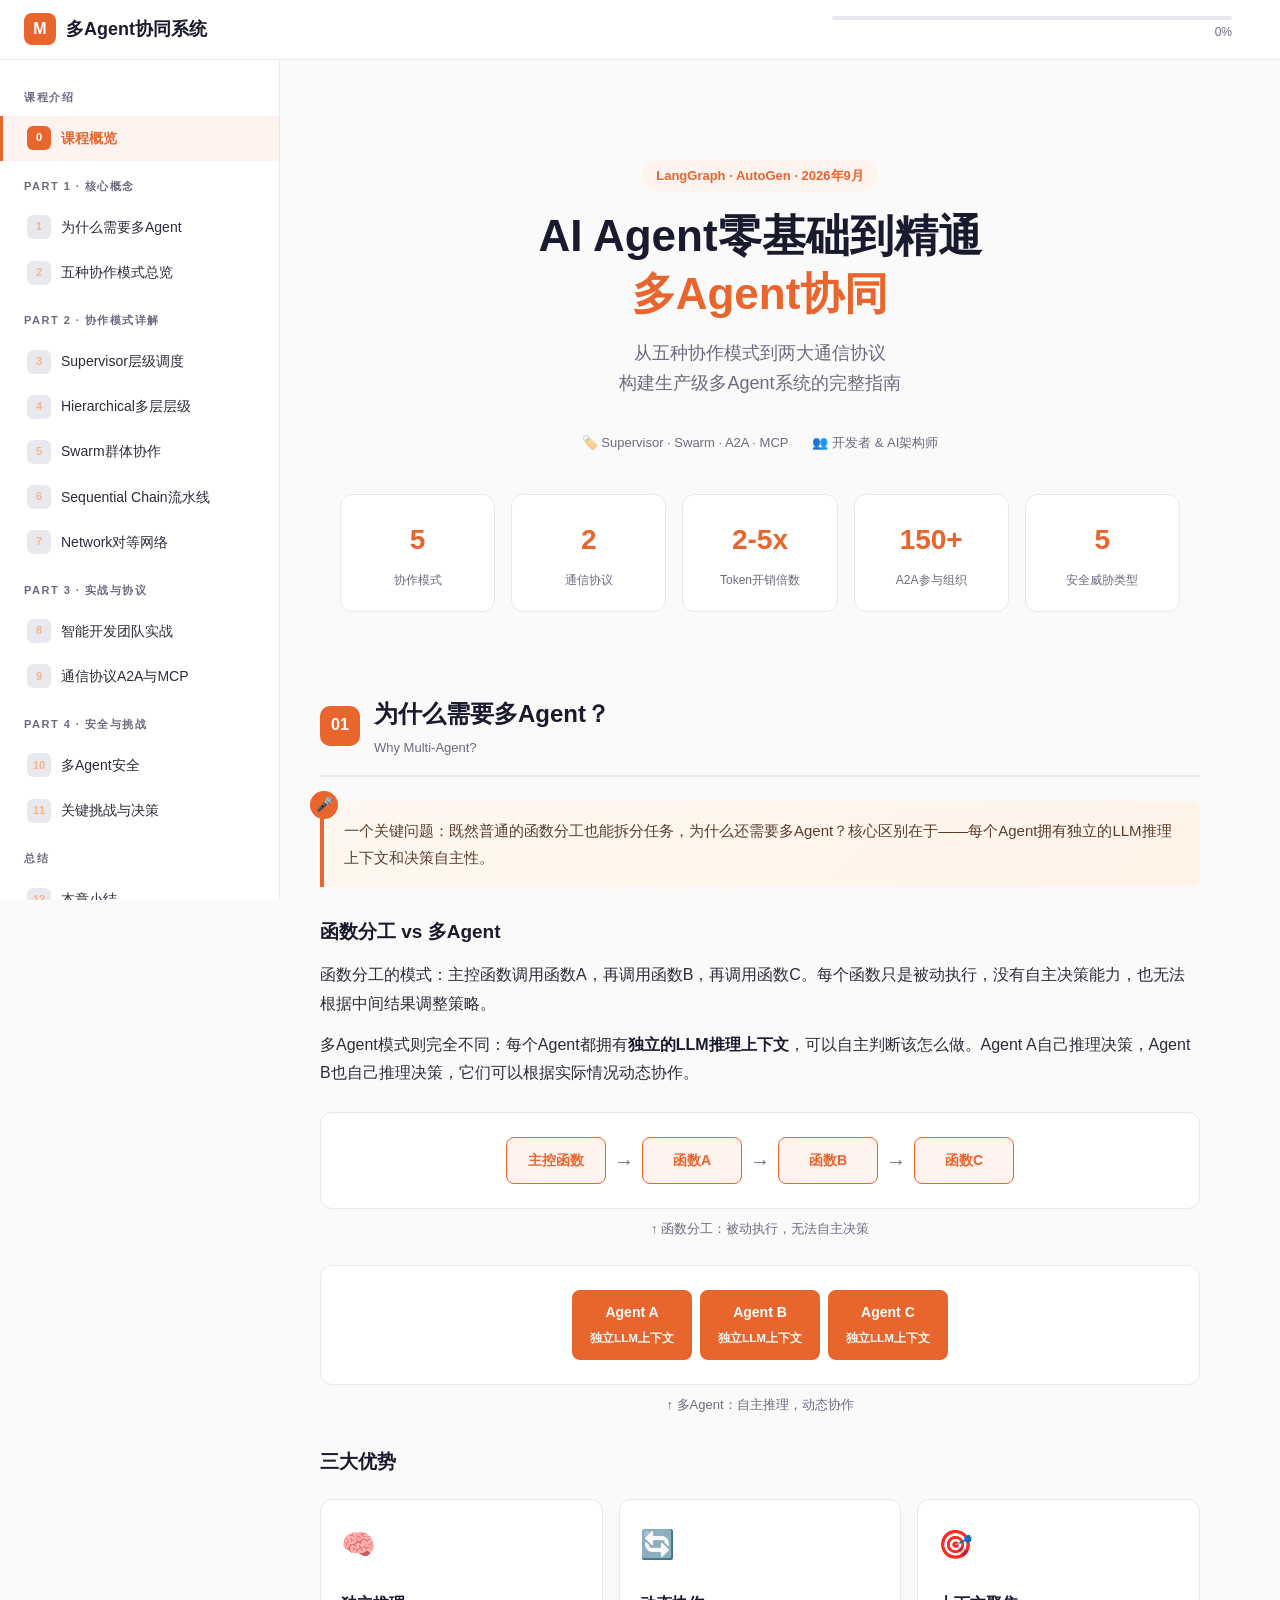
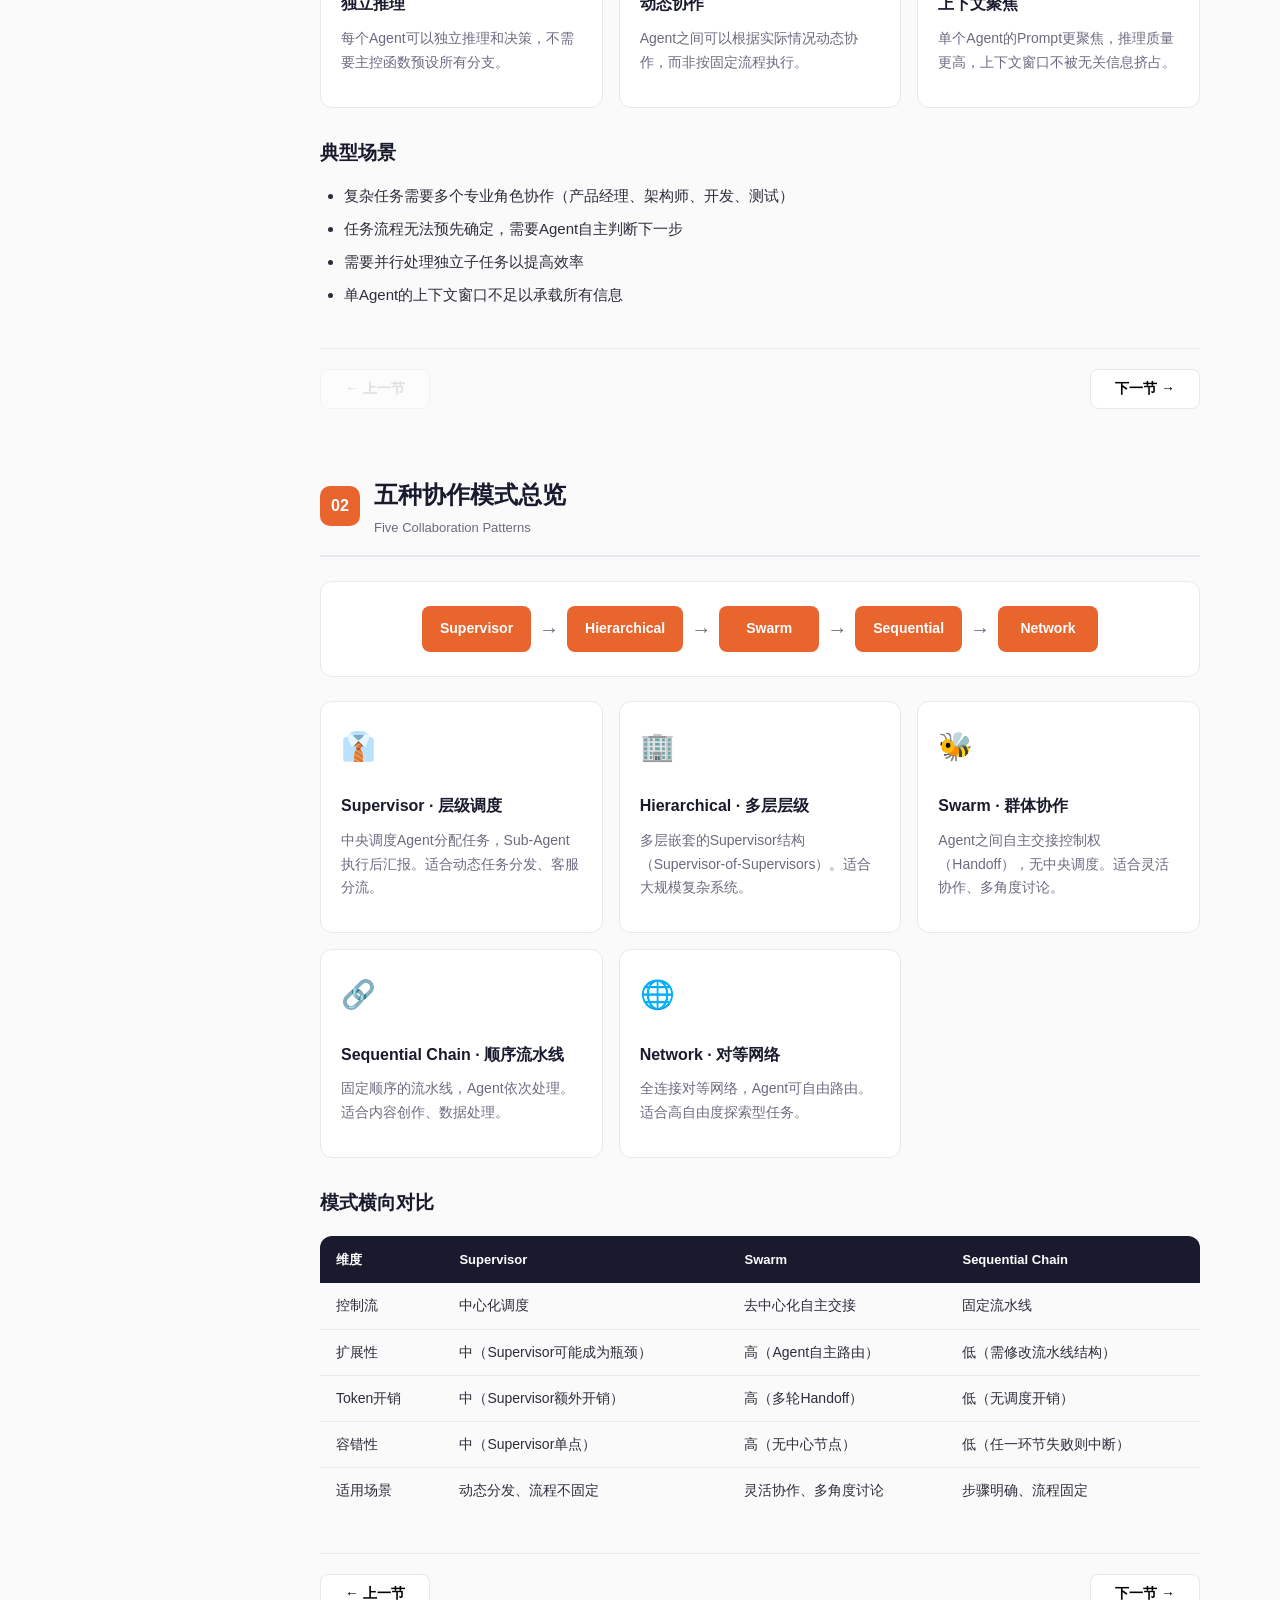
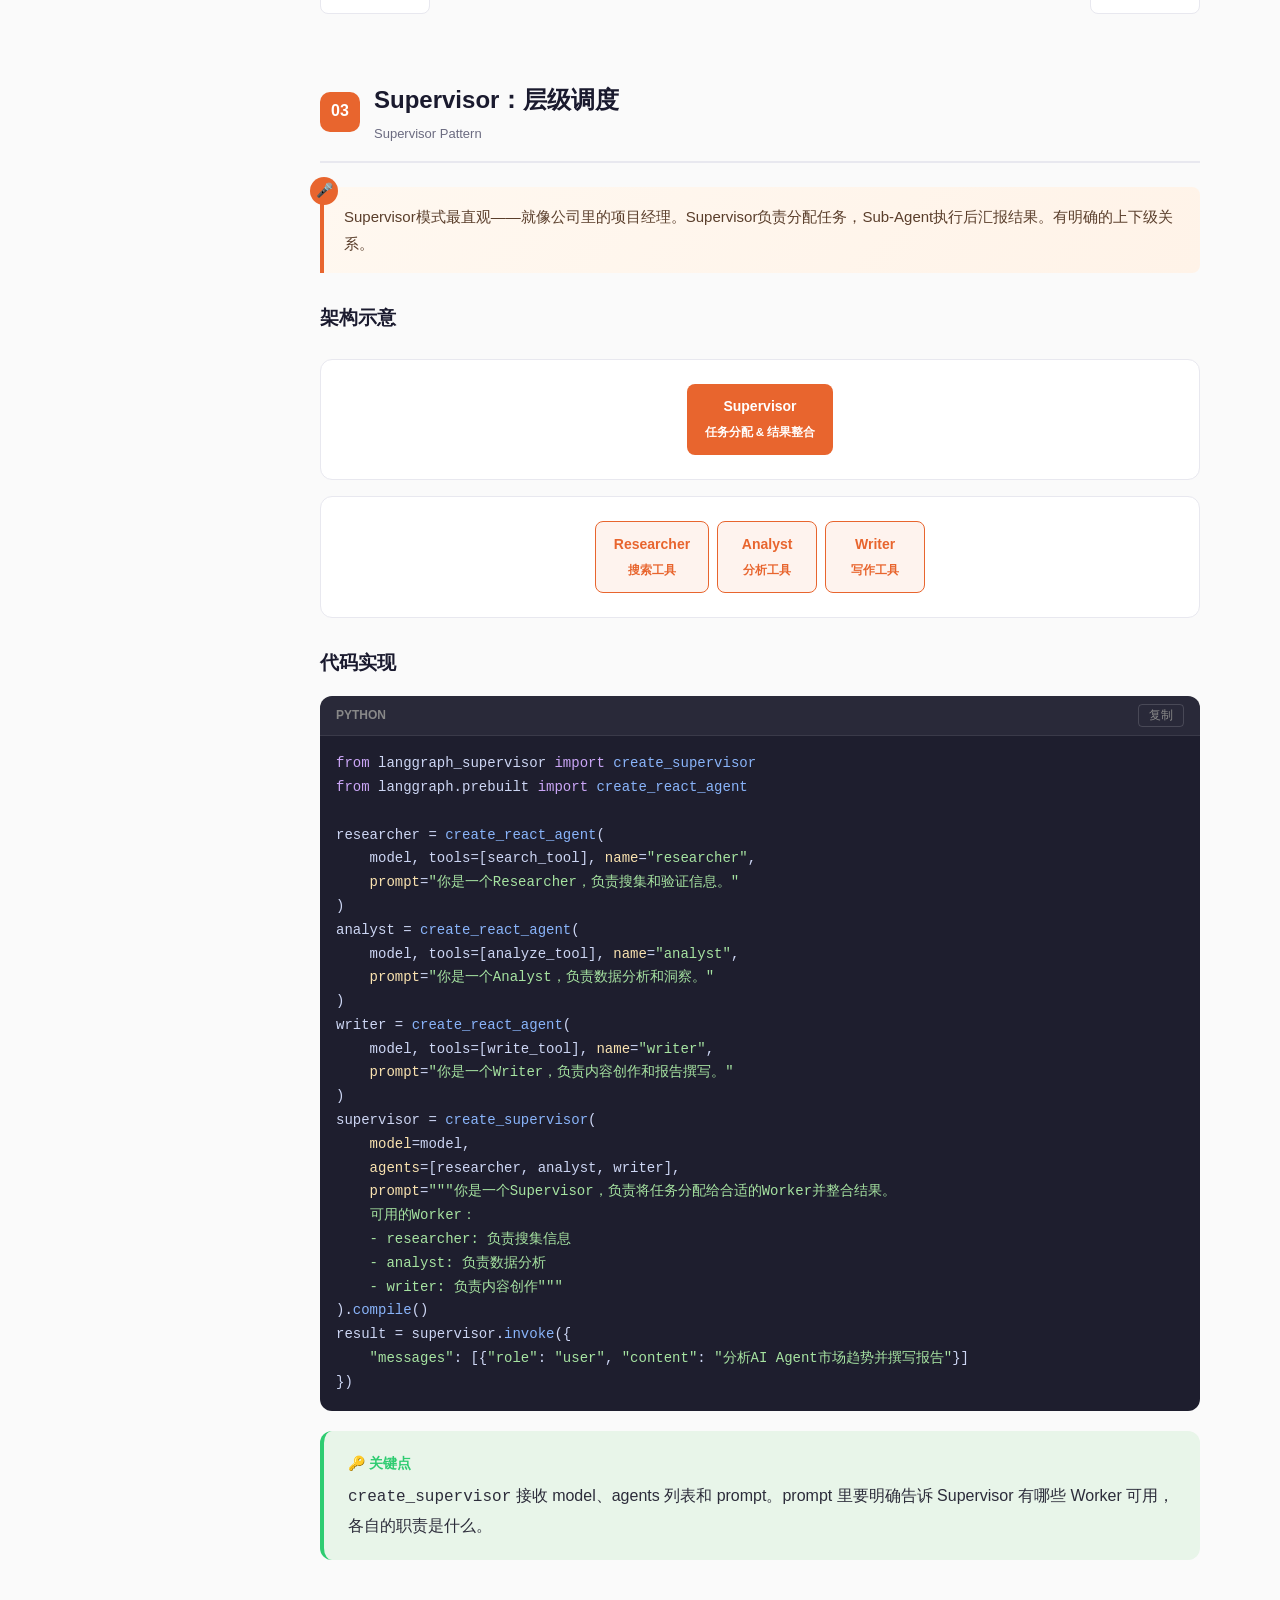
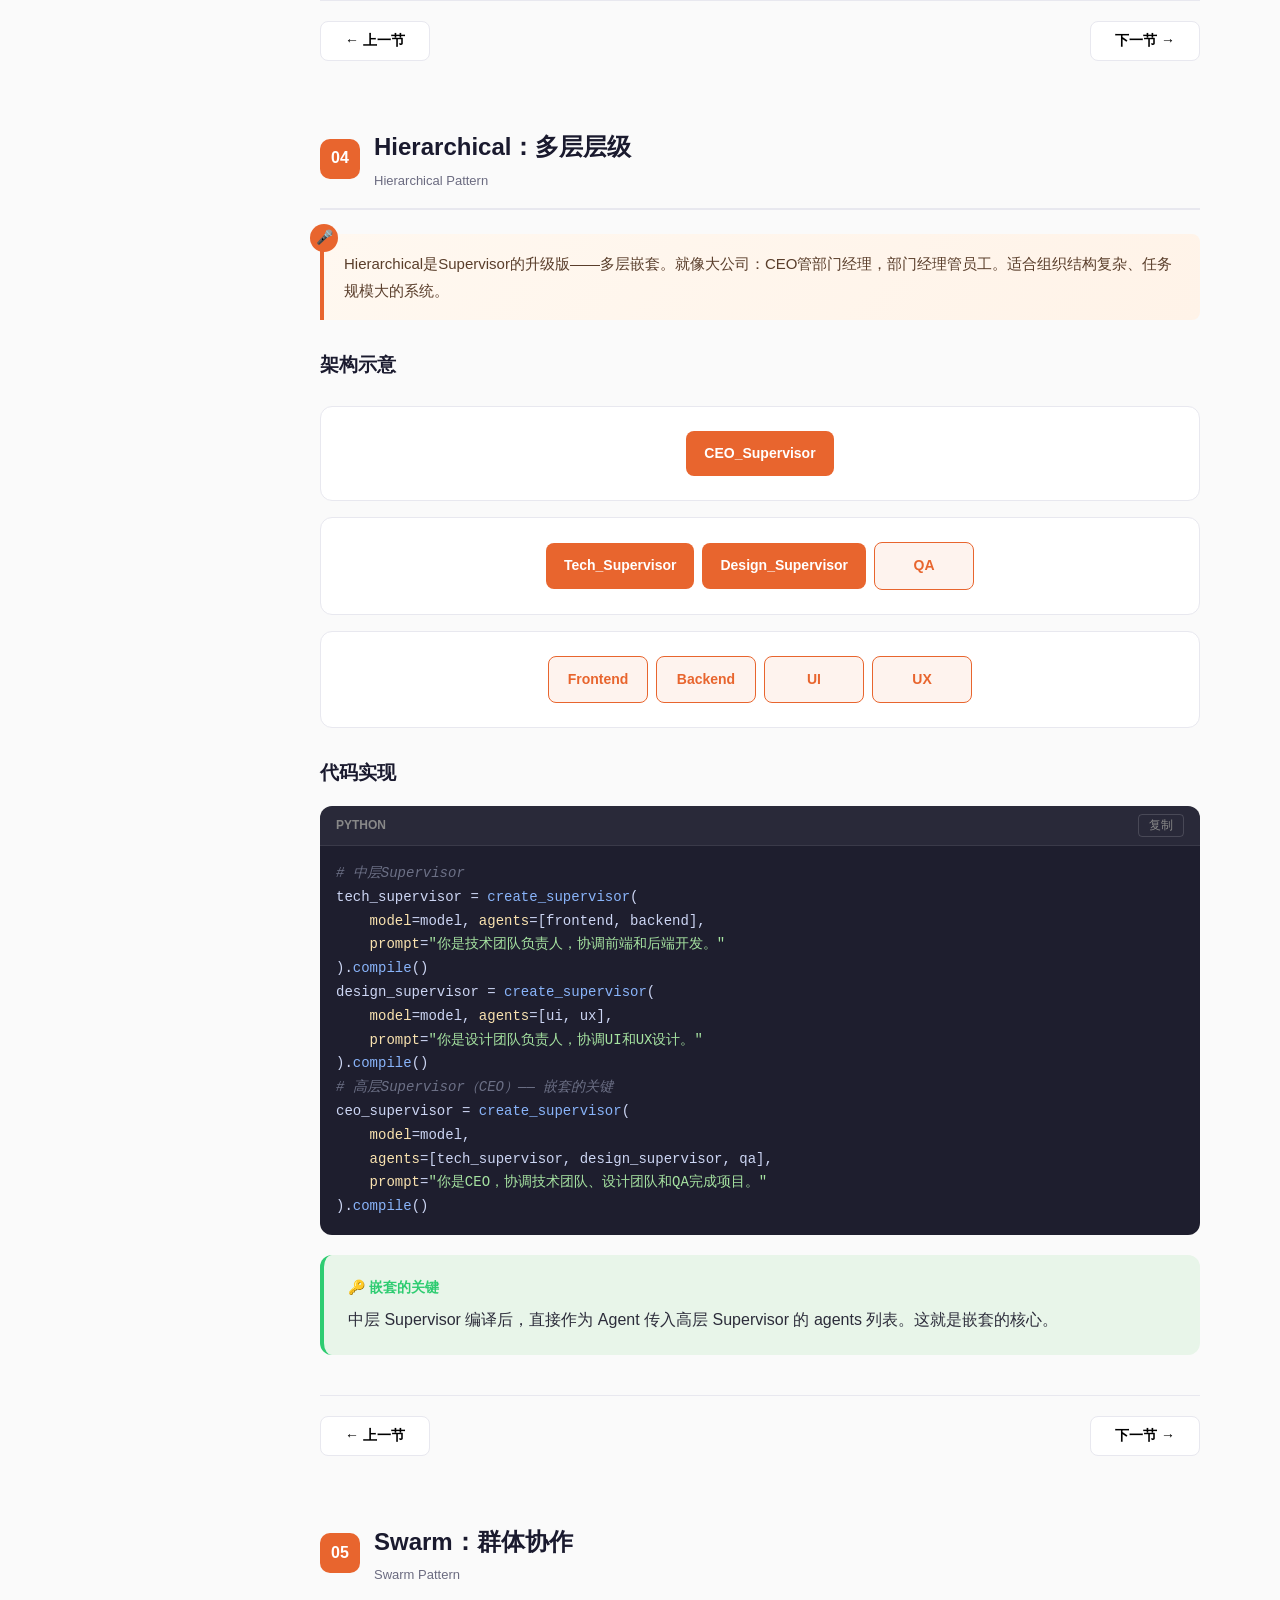
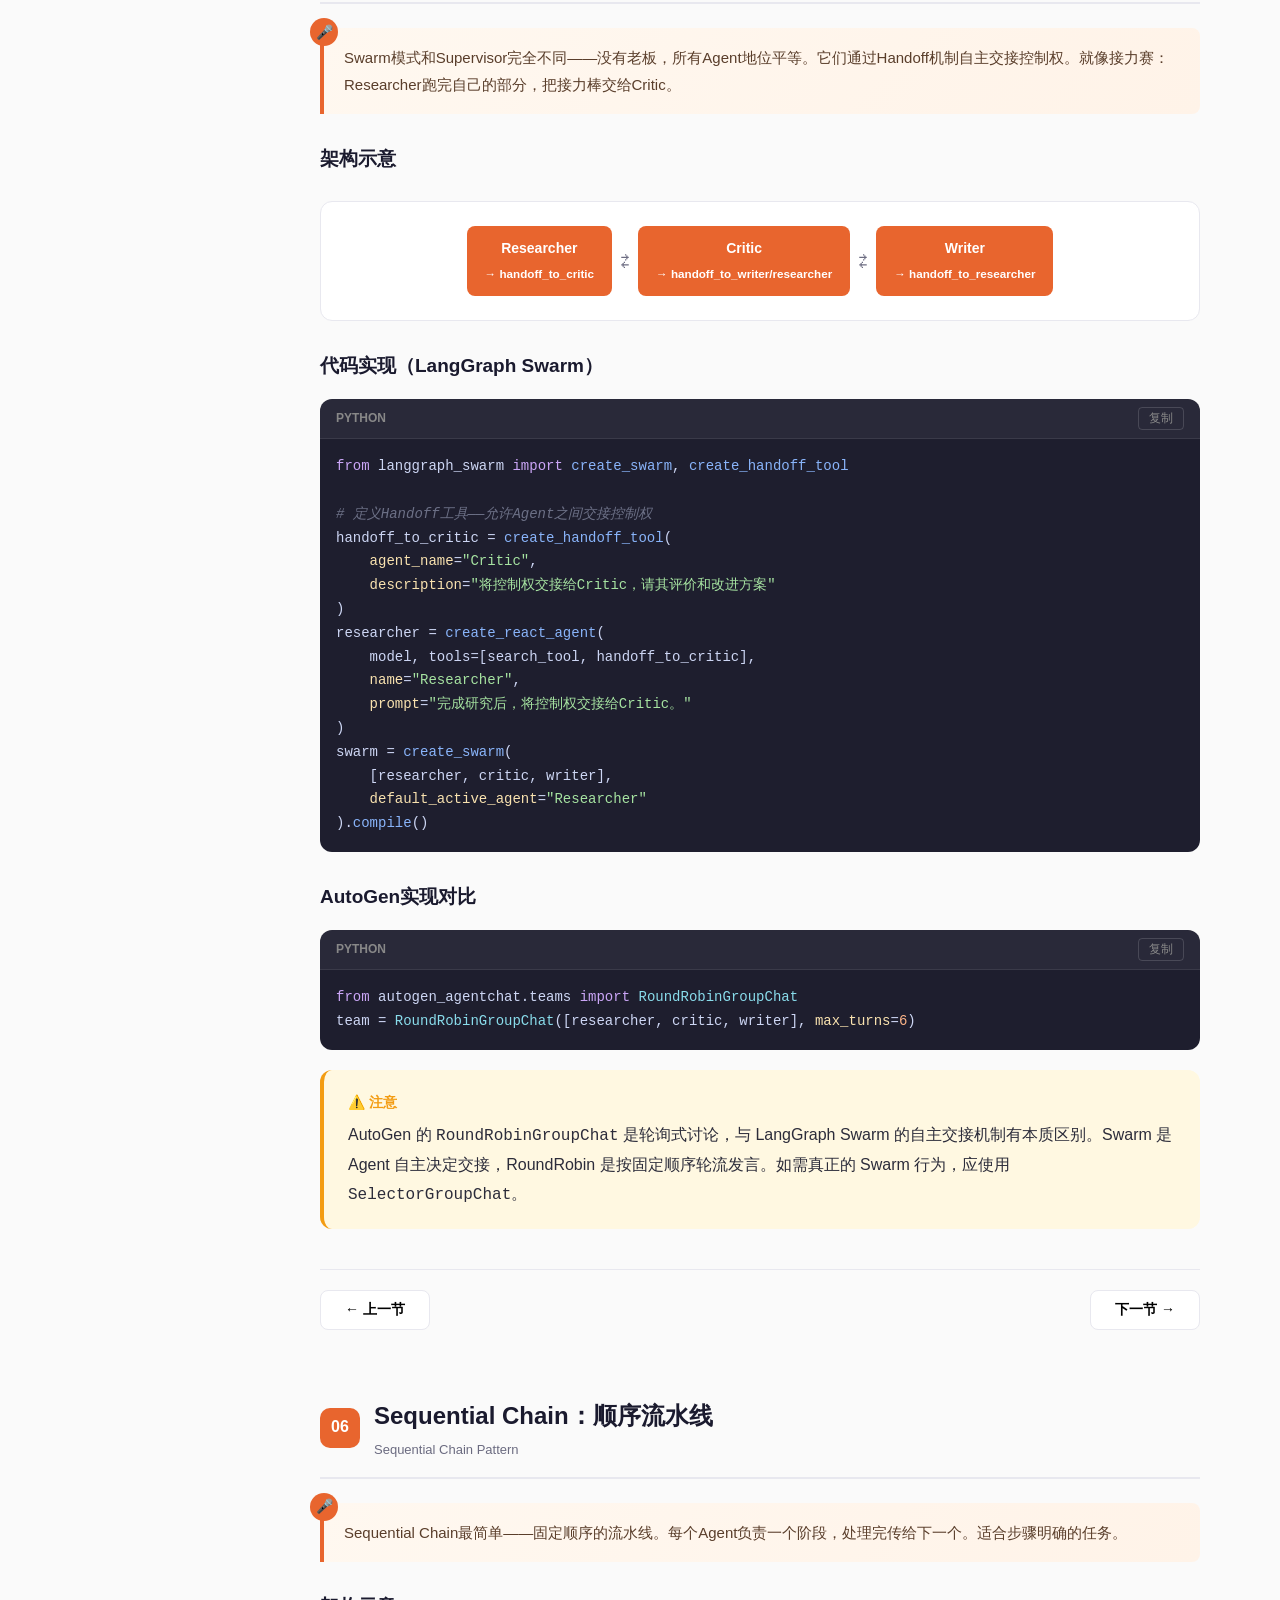
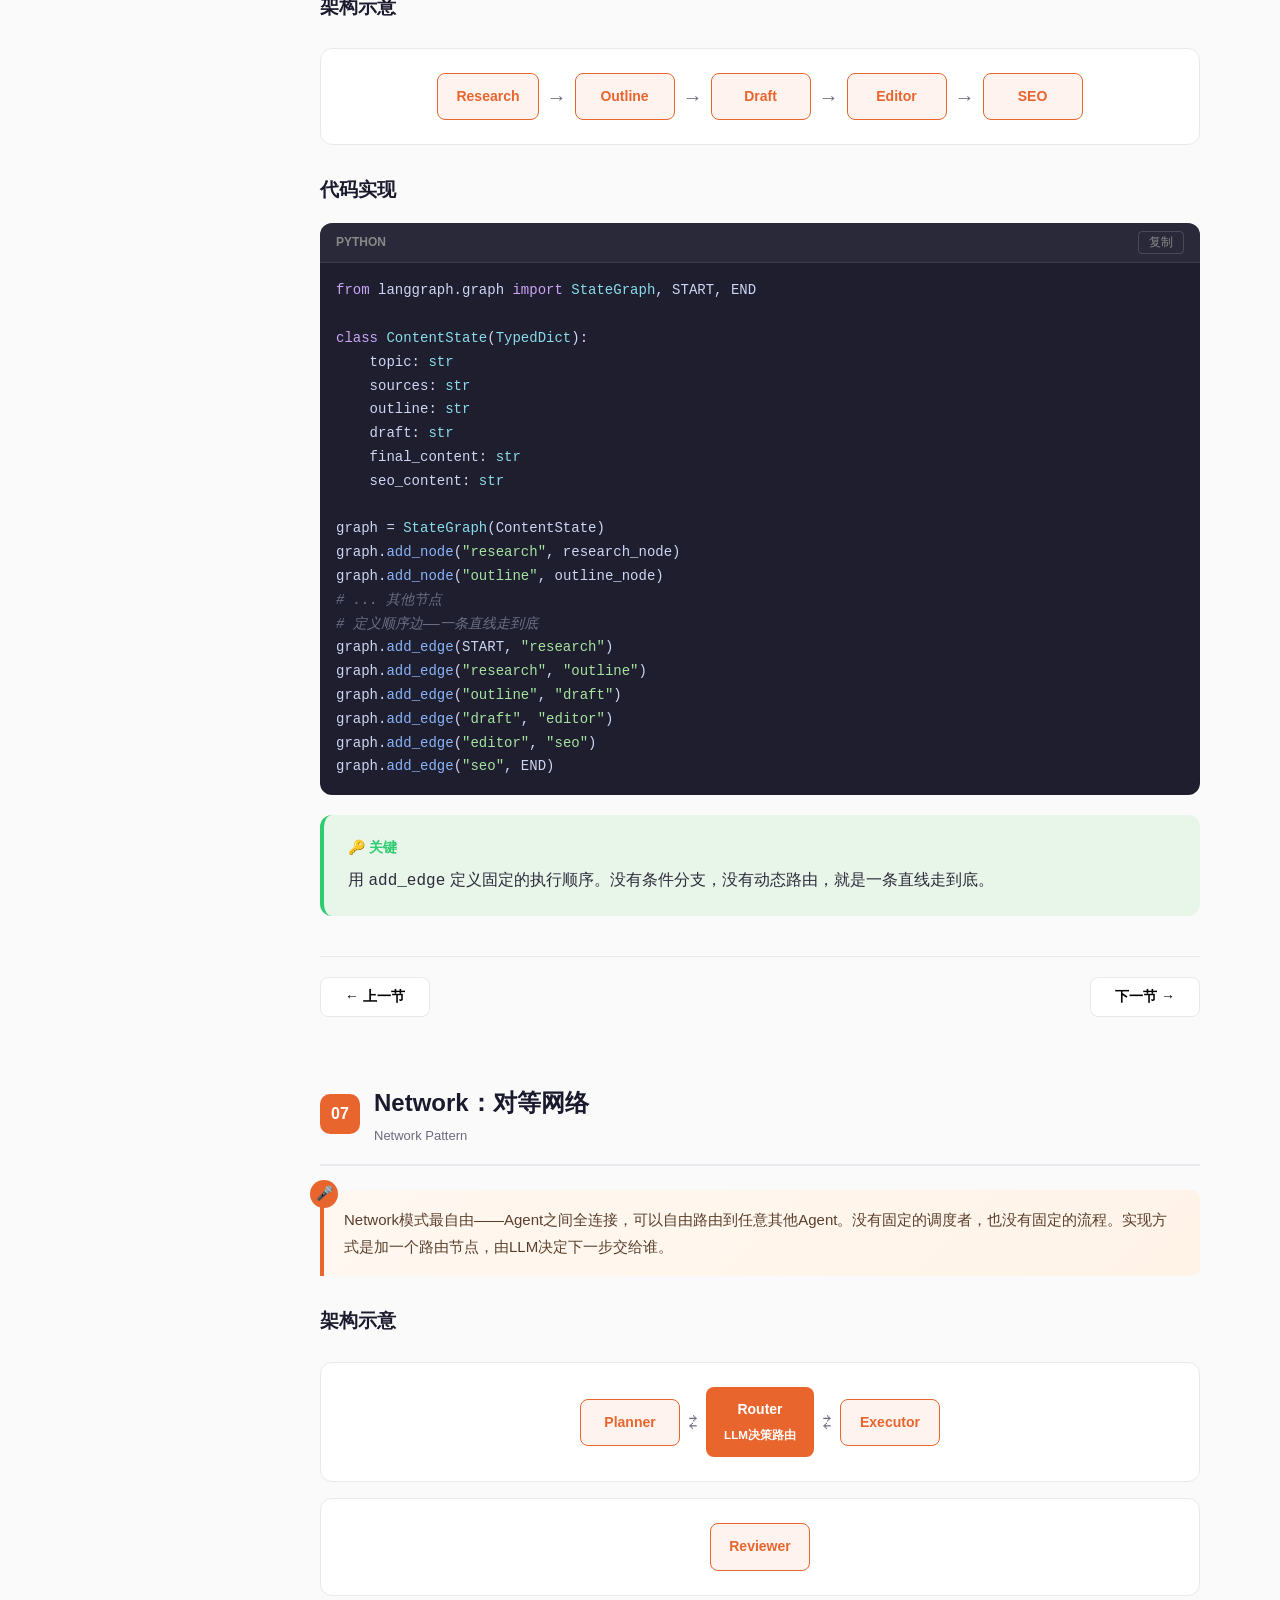
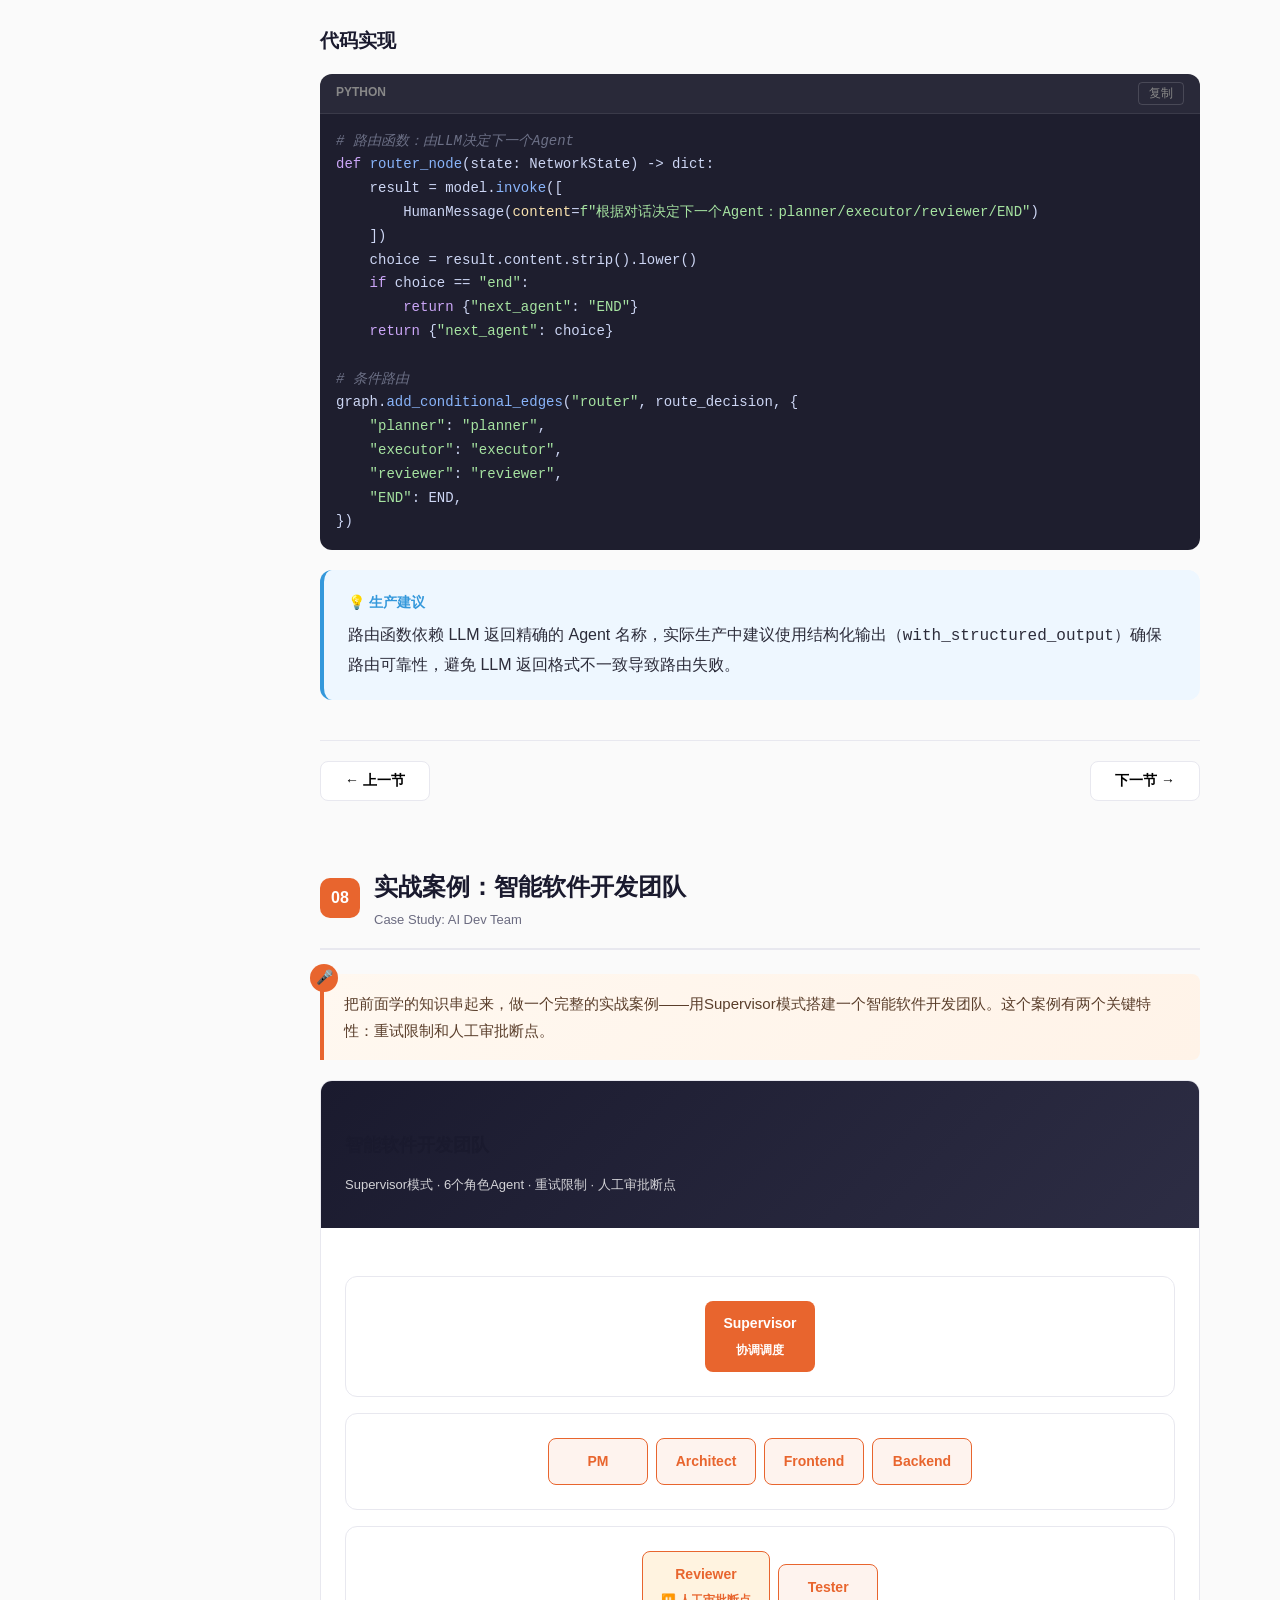
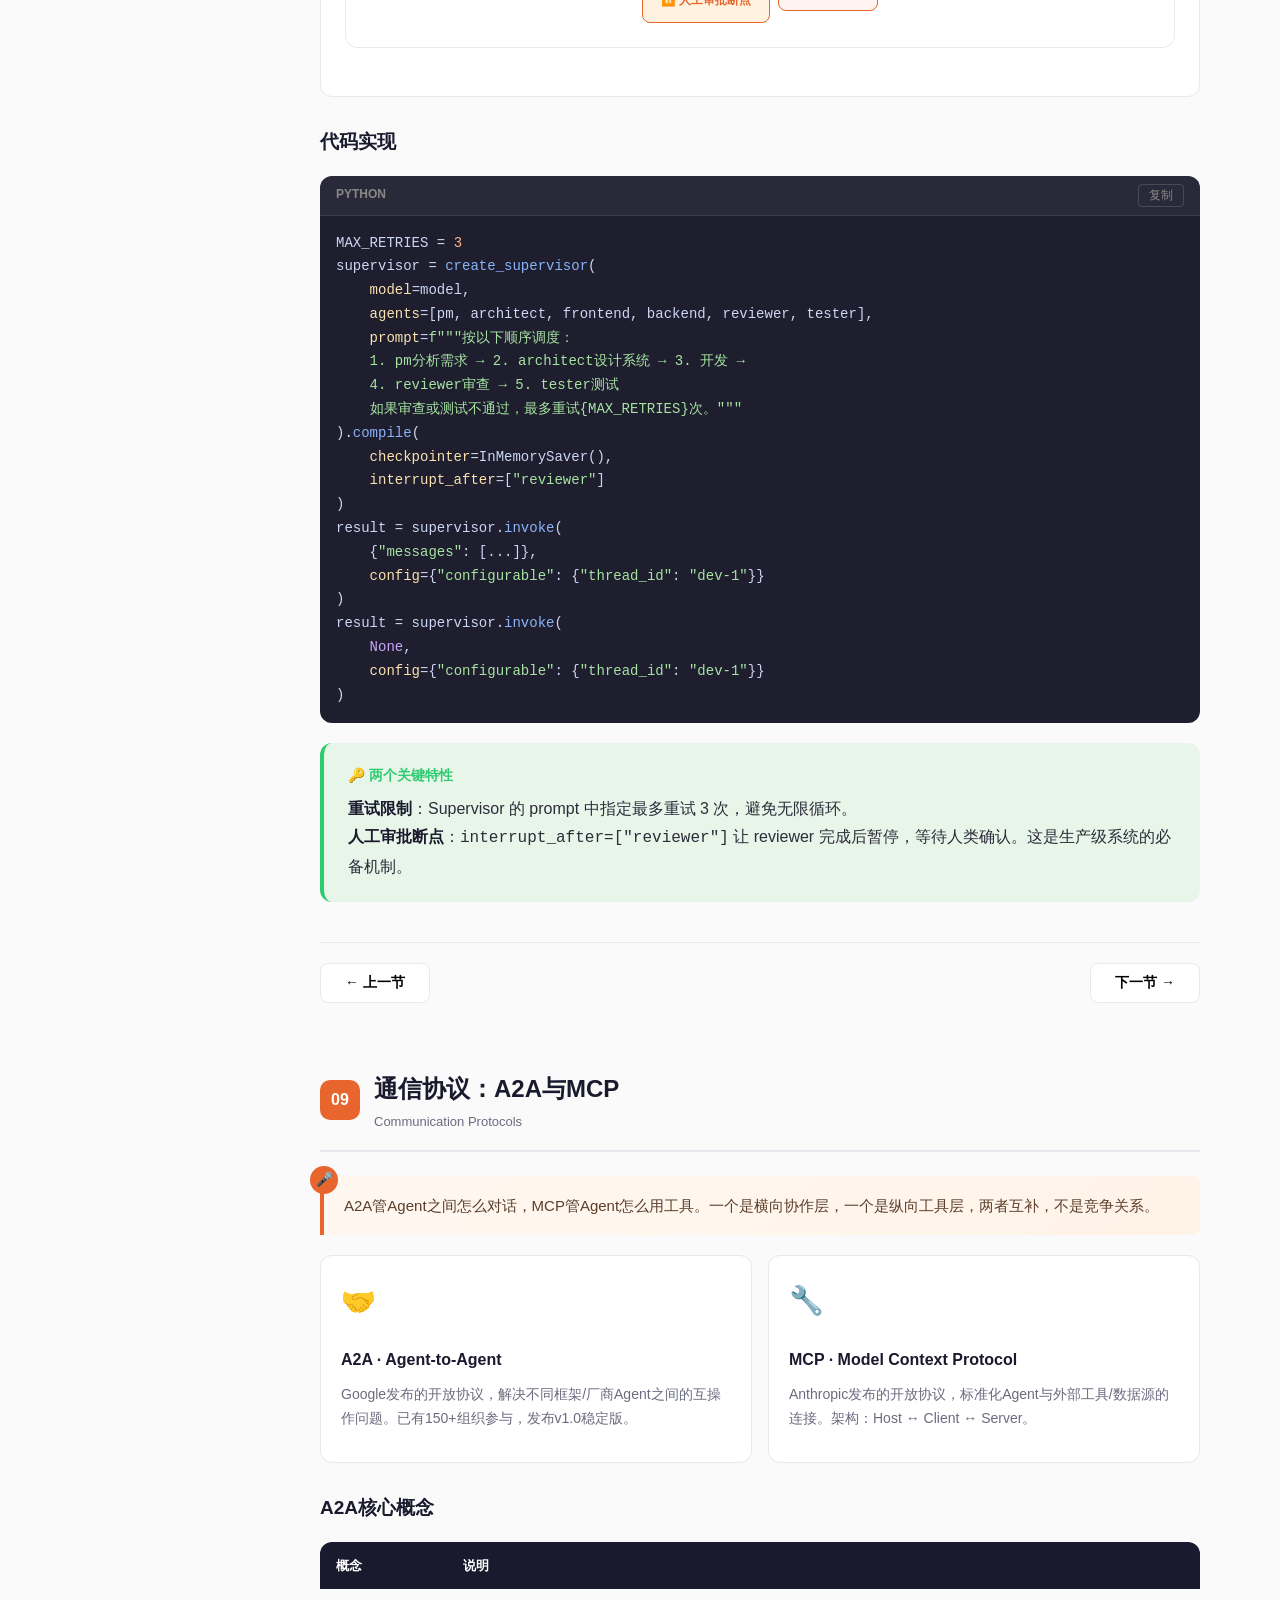
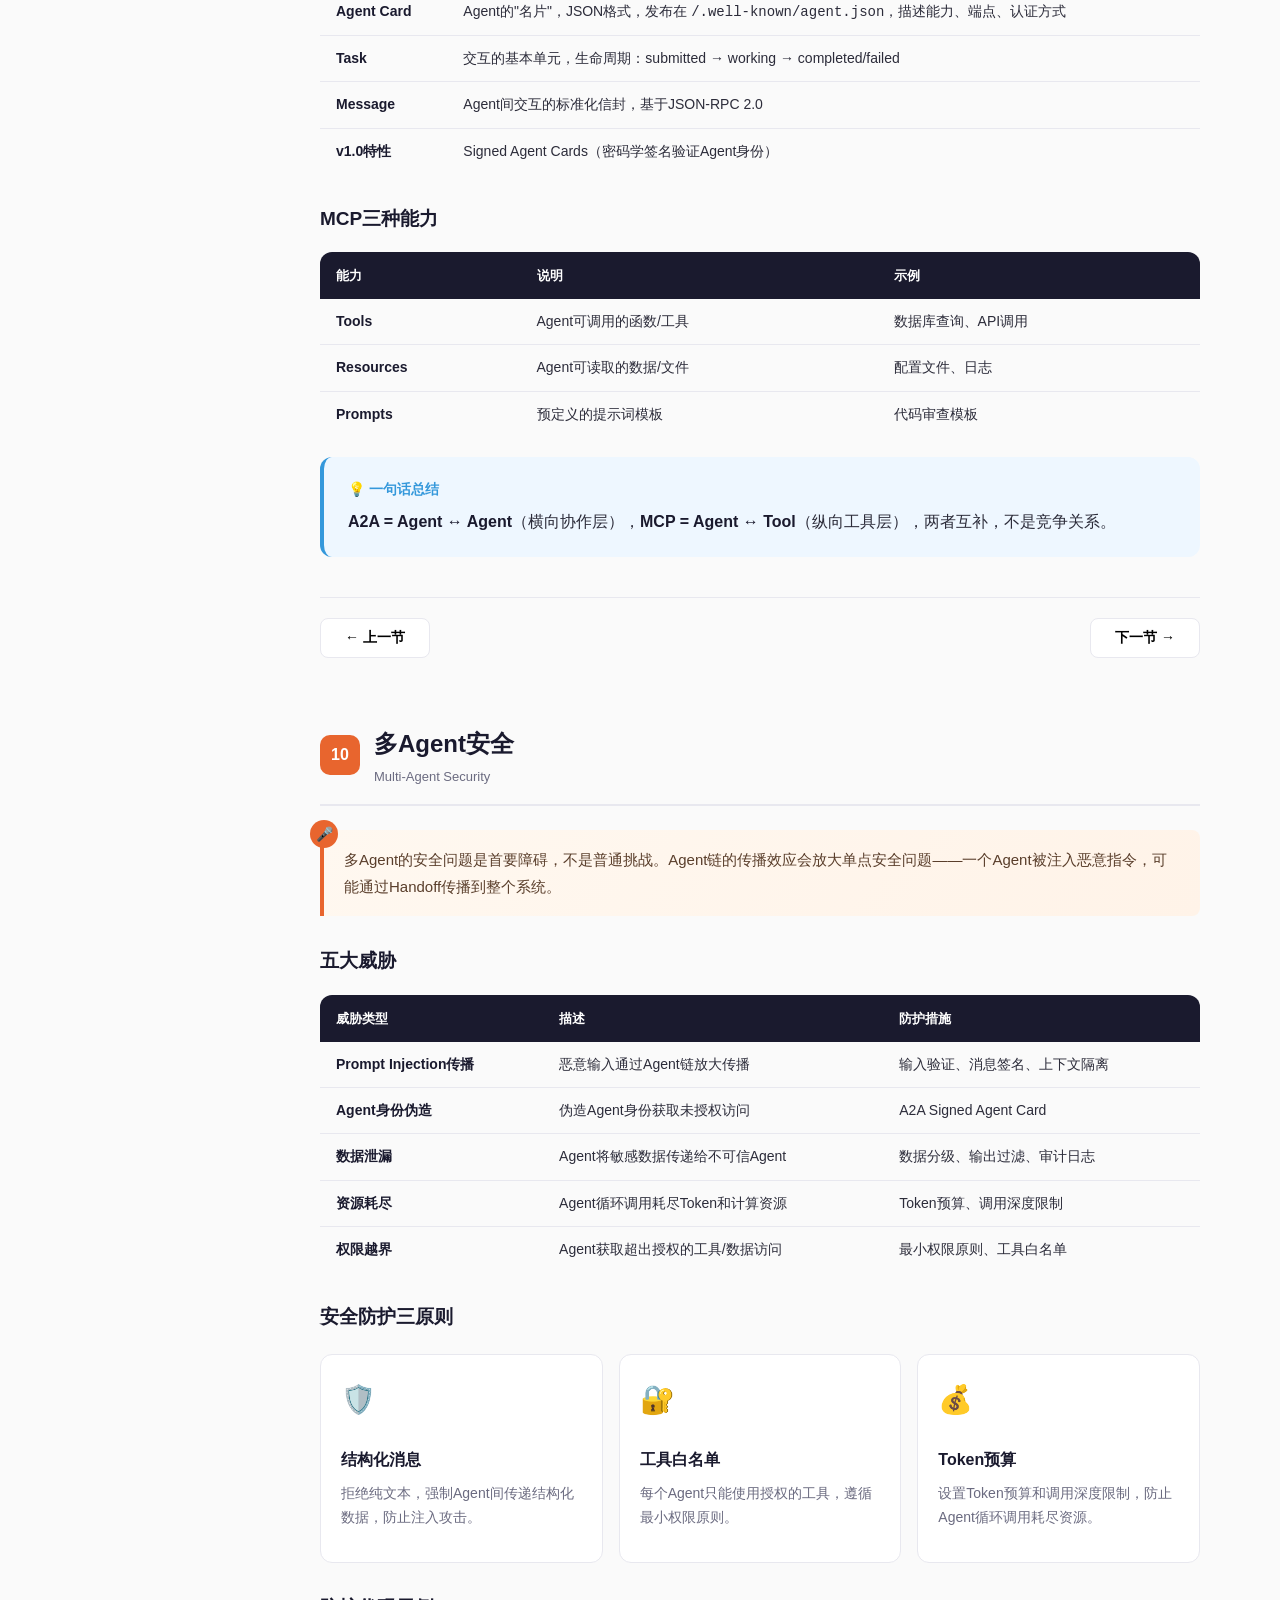
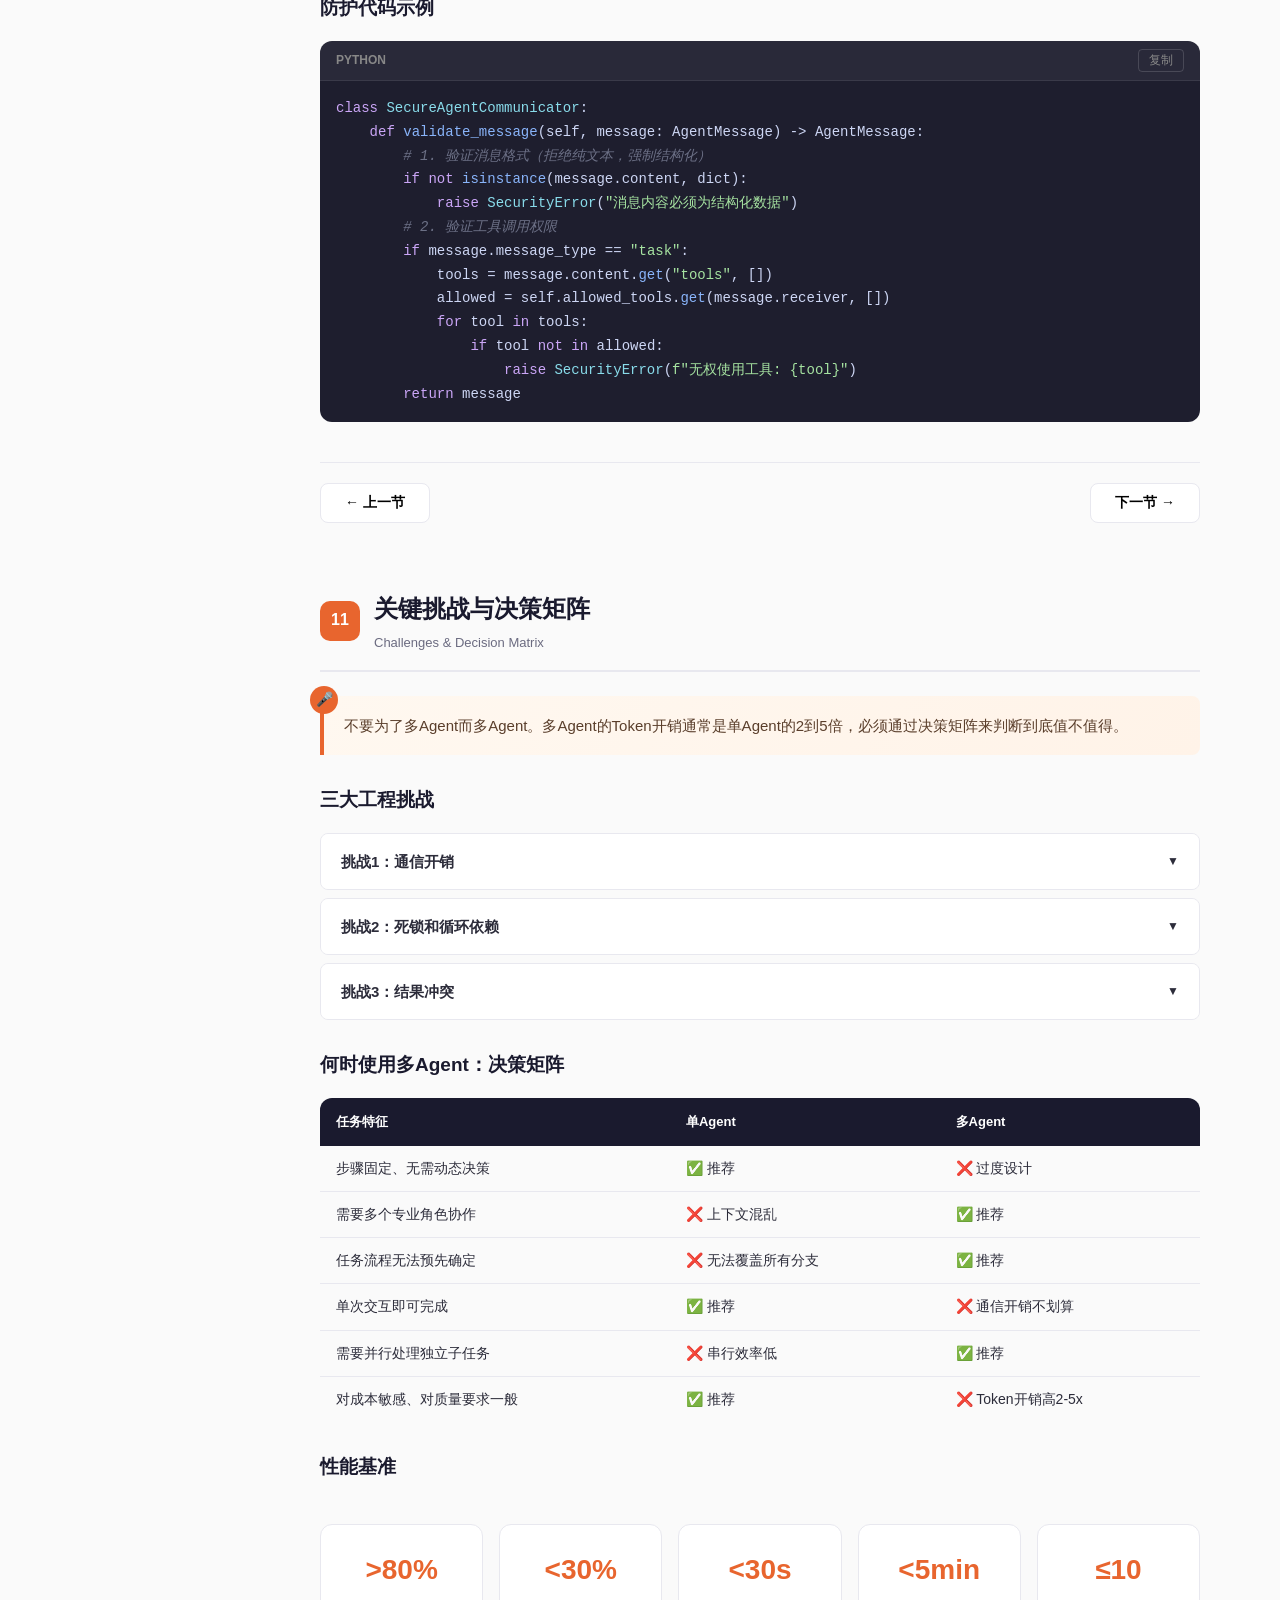
<file: multi-agent-training/sources/04_HTML演示文档.html>
<!DOCTYPE html>
<html lang="zh-CN">
<head>
<meta charset="UTF-8">
<meta name="viewport" content="width=device-width, initial-scale=1.0">
<title>多Agent协同系统设计 — 教学教案</title>
<style>
:root {
  --primary: #e8652e;
  --primary-light: #ff8a50;
  --primary-bg: #fef3ee;
  --dark: #1a1a2e;
  --dark-2: #2d2d44;
  --text: #2c2c3a;
  --text-light: #6b6b80;
  --bg: #fafafa;
  --card-bg: #ffffff;
  --border: #e8e8ef;
  --code-bg: #1e1e2e;
  --code-text: #cdd6f4;
  --success: #2ecc71;
  --warning: #f39c12;
  --info: #3498db;
  --shadow: 0 2px 12px rgba(0,0,0,0.06);
  --shadow-lg: 0 8px 32px rgba(0,0,0,0.1);
  --radius: 12px;
  --radius-sm: 8px;
  --sidebar-w: 280px;
  --transition: 0.3s cubic-bezier(0.4,0,0.2,1);
}

* { margin: 0; padding: 0; box-sizing: border-box; }

html { scroll-behavior: smooth; scroll-padding-top: 80px; }

body {
  font-family: -apple-system, BlinkMacSystemFont, "Segoe UI", "PingFang SC", "Hiragino Sans GB", "Microsoft YaHei", sans-serif;
  background: var(--bg); color: var(--text); line-height: 1.8; font-size: 16px;
}

::-webkit-scrollbar { width: 6px; }
::-webkit-scrollbar-track { background: transparent; }
::-webkit-scrollbar-thumb { background: #ccc; border-radius: 3px; }

.top-bar {
  position: fixed; top: 0; left: 0; right: 0; z-index: 1000;
  background: rgba(255,255,255,0.92); backdrop-filter: blur(12px);
  border-bottom: 1px solid var(--border);
  height: 60px; display: flex; align-items: center; padding: 0 24px;
  justify-content: space-between;
}
.top-bar .logo {
  display: flex; align-items: center; gap: 10px;
  font-weight: 700; font-size: 18px; color: var(--dark);
}
.top-bar .logo .icon {
  width: 32px; height: 32px; background: var(--primary);
  border-radius: 8px; display: flex; align-items: center; justify-content: center;
  color: #fff; font-size: 16px; font-weight: 800;
}
.top-bar .progress-wrap { flex: 1; max-width: 400px; margin: 0 24px; }
.top-bar .progress-bar {
  height: 4px; background: var(--border); border-radius: 2px; overflow: hidden;
}
.top-bar .progress-fill {
  height: 100%; background: linear-gradient(90deg, var(--primary), var(--primary-light));
  border-radius: 2px; transition: width 0.4s ease; width: 0%;
}
.top-bar .progress-text {
  font-size: 12px; color: var(--text-light); text-align: right; margin-top: 2px;
}
.menu-btn {
  display: none; background: none; border: none; font-size: 24px;
  cursor: pointer; color: var(--text); padding: 4px;
}

.sidebar {
  position: fixed; top: 60px; left: 0; bottom: 0; width: var(--sidebar-w);
  background: var(--card-bg); border-right: 1px solid var(--border);
  overflow-y: auto; padding: 20px 0; z-index: 900;
  transition: transform var(--transition);
}
.sidebar .nav-group { margin-bottom: 8px; }
.sidebar .nav-group-title {
  padding: 8px 24px; font-size: 11px; font-weight: 700;
  text-transform: uppercase; letter-spacing: 1.5px; color: var(--text-light);
}
.sidebar .nav-item {
  display: flex; align-items: center; gap: 10px;
  padding: 10px 24px; font-size: 14px; color: var(--text);
  text-decoration: none; cursor: pointer; transition: all var(--transition);
  border-left: 3px solid transparent;
}
.sidebar .nav-item:hover { background: var(--primary-bg); color: var(--primary); }
.sidebar .nav-item.active {
  background: var(--primary-bg); color: var(--primary);
  border-left-color: var(--primary); font-weight: 600;
}
.sidebar .nav-item .num {
  width: 24px; height: 24px; border-radius: 6px;
  background: var(--border); display: flex; align-items: center;
  justify-content: center; font-size: 11px; font-weight: 700;
  flex-shrink: 0; transition: all var(--transition);
}
.sidebar .nav-item.active .num,
.sidebar .nav-item:hover .num { background: var(--primary); color: #fff; }
.sidebar .nav-item.done .num { background: var(--success); color: #fff; }

.main {
  margin-left: var(--sidebar-w); margin-top: 60px; padding: 40px;
  max-width: 960px; margin-right: auto;
}

.hero { text-align: center; padding: 60px 20px 40px; }
.hero .badge {
  display: inline-block; padding: 4px 14px; border-radius: 20px;
  background: var(--primary-bg); color: var(--primary);
  font-size: 13px; font-weight: 600; margin-bottom: 16px;
}
.hero h1 {
  font-size: clamp(28px, 5vw, 44px); font-weight: 800;
  color: var(--dark); line-height: 1.3; margin-bottom: 16px;
}
.hero h1 span { color: var(--primary); }
.hero .subtitle {
  font-size: 18px; color: var(--text-light); max-width: 600px;
  margin: 0 auto 32px; line-height: 1.7;
}
.hero .meta {
  display: flex; justify-content: center; gap: 24px;
  flex-wrap: wrap; font-size: 13px; color: var(--text-light);
}
.hero .meta span { display: flex; align-items: center; gap: 6px; }

.video-slot {
  background: var(--code-bg); border-radius: var(--radius);
  aspect-ratio: 16/9; max-width: 720px; margin: 32px auto;
  display: flex; align-items: center; justify-content: center;
  flex-direction: column; gap: 12px; color: #666; position: relative;
  overflow: hidden; cursor: pointer; transition: all var(--transition);
}
.video-slot:hover { transform: scale(1.01); box-shadow: var(--shadow-lg); }
.video-slot .play-btn {
  width: 64px; height: 64px; border-radius: 50%;
  background: var(--primary); display: flex; align-items: center;
  justify-content: center; font-size: 24px; color: #fff;
  box-shadow: 0 4px 20px rgba(232,101,46,0.4);
}
.video-slot .play-label { font-size: 14px; color: #888; }

.stats-row {
  display: grid; grid-template-columns: repeat(auto-fit, minmax(140px, 1fr));
  gap: 16px; margin: 40px 0;
}
.stat-card {
  background: var(--card-bg); border-radius: var(--radius);
  padding: 20px; text-align: center; border: 1px solid var(--border);
  transition: all var(--transition);
}
.stat-card:hover { transform: translateY(-2px); box-shadow: var(--shadow); }
.stat-card .stat-num { font-size: 28px; font-weight: 800; color: var(--primary); }
.stat-card .stat-label { font-size: 12px; color: var(--text-light); margin-top: 4px; }

.section { margin-bottom: 64px; }
.section-header {
  display: flex; align-items: center; gap: 14px;
  margin-bottom: 24px; padding-bottom: 16px;
  border-bottom: 2px solid var(--border);
}
.section-header .sec-num {
  width: 40px; height: 40px; border-radius: 10px;
  background: var(--primary); color: #fff; display: flex;
  align-items: center; justify-content: center;
  font-size: 16px; font-weight: 800; flex-shrink: 0;
}
.section-header h2 { font-size: 24px; font-weight: 700; color: var(--dark); }
.section-header .sec-en { font-size: 13px; color: var(--text-light); font-weight: 400; }

.voice-line {
  background: linear-gradient(135deg, #fff8f0, #fff3e8);
  border-left: 4px solid var(--primary);
  border-radius: 0 var(--radius-sm) var(--radius-sm) 0;
  padding: 16px 20px; margin: 20px 0; font-size: 15px;
  color: #5a3e2b; line-height: 1.8; position: relative;
}
.voice-line::before {
  content: "\1F3A4"; position: absolute; top: -10px; left: -14px;
  background: var(--primary); color: #fff; width: 28px; height: 28px;
  border-radius: 50%; display: flex; align-items: center; justify-content: center;
  font-size: 14px;
}

.concept-tip {
  position: relative; display: inline;
  border-bottom: 2px dashed var(--primary);
  cursor: help; color: var(--primary); font-weight: 600;
}
.concept-tip .tip-box {
  display: none; position: absolute; bottom: calc(100% + 8px);
  left: 50%; transform: translateX(-50%);
  background: var(--dark); color: #fff; padding: 10px 14px;
  border-radius: var(--radius-sm); font-size: 13px; font-weight: 400;
  width: 260px; line-height: 1.6; z-index: 100;
  box-shadow: var(--shadow-lg);
}
.concept-tip .tip-box::after {
  content: ""; position: absolute; top: 100%; left: 50%;
  transform: translateX(-50%); border: 6px solid transparent;
  border-top-color: var(--dark);
}
.concept-tip:hover .tip-box { display: block; }

.code-block {
  background: var(--code-bg); border-radius: var(--radius);
  margin: 16px 0; overflow: hidden;
}
.code-block .code-header {
  display: flex; justify-content: space-between; align-items: center;
  padding: 8px 16px; background: rgba(255,255,255,0.05);
  border-bottom: 1px solid rgba(255,255,255,0.08);
}
.code-block .code-lang {
  font-size: 12px; color: #888; font-weight: 600; text-transform: uppercase;
}
.code-block .copy-btn {
  background: none; border: 1px solid rgba(255,255,255,0.15);
  color: #888; padding: 2px 10px; border-radius: 4px; font-size: 12px;
  cursor: pointer; transition: all var(--transition);
}
.code-block .copy-btn:hover { color: #fff; border-color: #fff; }
.code-block pre { padding: 16px; overflow-x: auto; font-size: 14px; line-height: 1.7; }
.code-block code {
  font-family: "JetBrains Mono", "Fira Code", "Cascadia Code", Consolas, monospace;
  color: var(--code-text);
}
.kw { color: #cba6f7; }
.str { color: #a6e3a1; }
.cm { color: #6c7086; font-style: italic; }
.fn { color: #89b4fa; }
.num { color: #fab387; }
.op { color: #89dceb; }
.prop { color: #f9e2af; }
.cls { color: #89dceb; }

.compare-table {
  width: 100%; border-collapse: collapse; margin: 16px 0;
  font-size: 14px; border-radius: var(--radius); overflow: hidden;
}
.compare-table thead { background: var(--dark); color: #fff; }
.compare-table th { padding: 12px 16px; text-align: left; font-weight: 600; font-size: 13px; }
.compare-table td { padding: 10px 16px; border-bottom: 1px solid var(--border); }
.compare-table tbody tr:hover { background: var(--primary-bg); }
.compare-table tbody tr:last-child td { border-bottom: none; }

.flow-diagram {
  display: flex; align-items: center; justify-content: center;
  flex-wrap: wrap; gap: 8px; margin: 24px 0; padding: 24px;
  background: var(--card-bg); border-radius: var(--radius);
  border: 1px solid var(--border);
}
.flow-node {
  padding: 10px 18px; border-radius: var(--radius-sm);
  font-size: 14px; font-weight: 600; text-align: center; min-width: 100px;
}
.flow-node.primary { background: var(--primary); color: #fff; }
.flow-node.secondary { background: var(--primary-bg); color: var(--primary); border: 1px solid var(--primary); }
.flow-arrow { font-size: 20px; color: var(--text-light); }

.accordion { margin: 16px 0; }
.accordion-item {
  border: 1px solid var(--border); border-radius: var(--radius-sm);
  margin-bottom: 8px; overflow: hidden;
}
.accordion-header {
  padding: 14px 20px; background: var(--card-bg); cursor: pointer;
  display: flex; justify-content: space-between; align-items: center;
  font-weight: 600; font-size: 15px; transition: all var(--transition);
}
.accordion-header:hover { background: var(--primary-bg); }
.accordion-header .arrow { transition: transform var(--transition); font-size: 12px; }
.accordion-item.open .accordion-header .arrow { transform: rotate(180deg); }
.accordion-body {
  max-height: 0; overflow: hidden; transition: max-height 0.4s ease;
  padding: 0 20px;
}
.accordion-item.open .accordion-body { max-height: 2000px; padding: 0 20px 20px; }

.step-nav {
  display: flex; justify-content: space-between; align-items: center;
  margin: 40px 0 20px; padding-top: 20px; border-top: 1px solid var(--border);
}
.step-nav button {
  padding: 10px 24px; border-radius: var(--radius-sm);
  border: 1px solid var(--border); background: var(--card-bg);
  cursor: pointer; font-size: 14px; font-weight: 600;
  transition: all var(--transition); display: flex; align-items: center; gap: 8px;
}
.step-nav button:hover { background: var(--primary); color: #fff; border-color: var(--primary); }
.step-nav button:disabled { opacity: 0.4; cursor: not-allowed; }
.step-nav button:disabled:hover { background: var(--card-bg); color: var(--text); border-color: var(--border); }

.highlight-box { border-radius: var(--radius); padding: 20px 24px; margin: 20px 0; }
.highlight-box.tip { background: #eef7ff; border-left: 4px solid var(--info); }
.highlight-box.warn { background: #fff8e1; border-left: 4px solid var(--warning); }
.highlight-box.key { background: #e8f5e9; border-left: 4px solid var(--success); }
.highlight-box .hl-title { font-weight: 700; margin-bottom: 6px; font-size: 14px; }
.highlight-box.tip .hl-title { color: var(--info); }
.highlight-box.warn .hl-title { color: var(--warning); }
.highlight-box.key .hl-title { color: var(--success); }

.card-grid {
  display: grid; grid-template-columns: repeat(auto-fit, minmax(260px, 1fr));
  gap: 16px; margin: 20px 0;
}
.info-card {
  background: var(--card-bg); border-radius: var(--radius);
  padding: 20px; border: 1px solid var(--border);
  transition: all var(--transition);
}
.info-card:hover { transform: translateY(-3px); box-shadow: var(--shadow-lg); }
.info-card .card-icon { font-size: 28px; margin-bottom: 10px; }
.info-card h4 { font-size: 16px; font-weight: 700; margin-bottom: 8px; color: var(--dark); }
.info-card p { font-size: 14px; color: var(--text-light); line-height: 1.7; }

.memory-layer {
  background: var(--card-bg); border-radius: var(--radius);
  padding: 24px; margin: 16px 0; border: 1px solid var(--border);
}
.memory-layer .layer-header {
  display: flex; align-items: center; gap: 12px; margin-bottom: 12px;
}
.memory-layer .layer-icon {
  width: 40px; height: 40px; border-radius: 10px;
  display: flex; align-items: center; justify-content: center;
  font-size: 20px; flex-shrink: 0;
}
.memory-layer .layer-q { font-size: 13px; color: var(--text-light); font-weight: 600; }
.memory-layer h4 { font-size: 17px; font-weight: 700; }
.memory-layer p { font-size: 14px; color: var(--text-light); line-height: 1.7; }

.scenario-card {
  background: var(--card-bg); border-radius: var(--radius);
  border: 1px solid var(--border); overflow: hidden; margin: 20px 0;
}
.scenario-card .scenario-header {
  padding: 20px 24px; background: linear-gradient(135deg, var(--dark), var(--dark-2));
  color: #fff;
}
.scenario-card .scenario-header h3 { font-size: 18px; font-weight: 700; }
.scenario-card .scenario-header p { font-size: 13px; opacity: 0.8; margin-top: 4px; }
.scenario-card .scenario-body { padding: 24px; }

.faq-section { margin: 40px 0; }
.faq-item {
  border: 1px solid var(--border); border-radius: var(--radius-sm);
  margin-bottom: 10px; overflow: hidden;
}
.faq-q {
  padding: 14px 20px; background: var(--card-bg); cursor: pointer;
  display: flex; justify-content: space-between; align-items: center;
  font-weight: 600; font-size: 15px;
}
.faq-q:hover { background: var(--primary-bg); }
.faq-a {
  max-height: 0; overflow: hidden; transition: max-height 0.3s ease;
  font-size: 14px; color: var(--text-light); line-height: 1.8;
}
.faq-item.open .faq-a { max-height: 500px; padding: 0 20px 16px; }

.footer {
  text-align: center; padding: 40px 20px; border-top: 1px solid var(--border);
  margin-top: 60px; font-size: 13px; color: var(--text-light);
}
.footer a { color: var(--primary); text-decoration: none; }

@media (max-width: 900px) {
  .sidebar { transform: translateX(-100%); }
  .sidebar.open { transform: translateX(0); box-shadow: var(--shadow-lg); }
  .main { margin-left: 0; padding: 24px 16px; }
  .menu-btn { display: block; }
  .stats-row { grid-template-columns: repeat(2, 1fr); }
  .flow-diagram { flex-direction: column; }
  .flow-arrow { transform: rotate(90deg); }
}
@media (max-width: 500px) {
  .stats-row { grid-template-columns: 1fr; }
  .hero h1 { font-size: 24px; }
  .compare-table { font-size: 12px; }
  .compare-table th, .compare-table td { padding: 8px 10px; }
}

.overlay {
  display: none; position: fixed; inset: 0; background: rgba(0,0,0,0.4);
  z-index: 850;
}
.overlay.show { display: block; }

.back-top {
  position: fixed; bottom: 24px; right: 24px; width: 44px; height: 44px;
  border-radius: 50%; background: var(--primary); color: #fff;
  border: none; cursor: pointer; font-size: 18px; z-index: 800;
  box-shadow: 0 4px 16px rgba(232,101,46,0.3);
  opacity: 0; transform: translateY(20px); transition: all var(--transition);
  display: flex; align-items: center; justify-content: center;
}
.back-top.show { opacity: 1; transform: translateY(0); }
.back-top:hover { transform: translateY(-3px); }

p { margin-bottom: 12px; }
h3 { font-size: 19px; font-weight: 700; color: var(--dark); margin: 28px 0 12px; }
h4 { font-size: 16px; font-weight: 700; color: var(--dark); margin: 20px 0 8px; }
ul, ol { padding-left: 24px; margin-bottom: 12px; }
li { margin-bottom: 6px; font-size: 15px; }
strong { color: var(--dark); }
</style>
</head>
<body>
<div class="overlay" id="overlay" onclick="closeSidebar()"></div>
<div class="top-bar">
  <div class="logo">
    <button class="menu-btn" onclick="toggleSidebar()">&#9776;</button>
    <div class="icon">M</div>
    <span>多Agent协同系统</span>
  </div>
  <div class="progress-wrap">
    <div class="progress-bar"><div class="progress-fill" id="progressFill"></div></div>
    <div class="progress-text" id="progressText">0%</div>
  </div>
</div>
<nav class="sidebar" id="sidebar">
  <div class="nav-group"><div class="nav-group-title">课程介绍</div><a class="nav-item active" href="#hero" data-sec="hero"><span class="num">0</span>课程概览</a></div>
  <div class="nav-group"><div class="nav-group-title">Part 1 · 核心概念</div><a class="nav-item" href="#sec01" data-sec="sec01"><span class="num">1</span>为什么需要多Agent</a><a class="nav-item" href="#sec02" data-sec="sec02"><span class="num">2</span>五种协作模式总览</a></div>
  <div class="nav-group"><div class="nav-group-title">Part 2 · 协作模式详解</div><a class="nav-item" href="#sec03" data-sec="sec03"><span class="num">3</span>Supervisor层级调度</a><a class="nav-item" href="#sec04" data-sec="sec04"><span class="num">4</span>Hierarchical多层层级</a><a class="nav-item" href="#sec05" data-sec="sec05"><span class="num">5</span>Swarm群体协作</a><a class="nav-item" href="#sec06" data-sec="sec06"><span class="num">6</span>Sequential Chain流水线</a><a class="nav-item" href="#sec07" data-sec="sec07"><span class="num">7</span>Network对等网络</a></div>
  <div class="nav-group"><div class="nav-group-title">Part 3 · 实战与协议</div><a class="nav-item" href="#sec08" data-sec="sec08"><span class="num">8</span>智能开发团队实战</a><a class="nav-item" href="#sec09" data-sec="sec09"><span class="num">9</span>通信协议A2A与MCP</a></div>
  <div class="nav-group"><div class="nav-group-title">Part 4 · 安全与挑战</div><a class="nav-item" href="#sec10" data-sec="sec10"><span class="num">10</span>多Agent安全</a><a class="nav-item" href="#sec11" data-sec="sec11"><span class="num">11</span>关键挑战与决策</a></div>
  <div class="nav-group"><div class="nav-group-title">总结</div><a class="nav-item" href="#sec12" data-sec="sec12"><span class="num">12</span>本章小结</a><a class="nav-item" href="#faq" data-sec="faq"><span class="num">?</span>常见问题</a></div>
</nav>
<main class="main">
<section class="hero" id="hero">
  <div class="badge">LangGraph · AutoGen · 2026年9月</div>
  <h1>AI Agent零基础到精通<br><span>多Agent协同</span></h1>
  <p class="subtitle">从五种协作模式到两大通信协议<br>构建生产级多Agent系统的完整指南</p>
  <div class="meta"><span>&#127991;&#65039; Supervisor · Swarm · A2A · MCP</span><span>&#128101; 开发者 &amp; AI架构师</span></div>
  <div class="stats-row">
    <div class="stat-card"><div class="stat-num">5</div><div class="stat-label">协作模式</div></div>
    <div class="stat-card"><div class="stat-num">2</div><div class="stat-label">通信协议</div></div>
    <div class="stat-card"><div class="stat-num">2-5x</div><div class="stat-label">Token开销倍数</div></div>
    <div class="stat-card"><div class="stat-num">150+</div><div class="stat-label">A2A参与组织</div></div>
    <div class="stat-card"><div class="stat-num">5</div><div class="stat-label">安全威胁类型</div></div>
  </div>
</section>

<section class="section" id="sec01">
  <div class="section-header"><div class="sec-num">01</div><div><h2>为什么需要多Agent？</h2><div class="sec-en">Why Multi-Agent?</div></div></div>
  <div class="voice-line">一个关键问题：既然普通的函数分工也能拆分任务，为什么还需要多Agent？核心区别在于——每个Agent拥有独立的LLM推理上下文和决策自主性。</div>
  <h3>函数分工 vs 多Agent</h3>
  <p>函数分工的模式：主控函数调用函数A，再调用函数B，再调用函数C。每个函数只是被动执行，没有自主决策能力，也无法根据中间结果调整策略。</p>
  <p>多Agent模式则完全不同：每个Agent都拥有<strong>独立的LLM推理上下文</strong>，可以自主判断该怎么做。Agent A自己推理决策，Agent B也自己推理决策，它们可以根据实际情况动态协作。</p>
  <div class="flow-diagram"><div class="flow-node secondary">主控函数</div><span class="flow-arrow">&#8594;</span><div class="flow-node secondary">函数A</div><span class="flow-arrow">&#8594;</span><div class="flow-node secondary">函数B</div><span class="flow-arrow">&#8594;</span><div class="flow-node secondary">函数C</div></div>
  <p style="text-align:center;color:var(--text-light);font-size:13px;margin-top:-16px;">&#8593; 函数分工：被动执行，无法自主决策</p>
  <div class="flow-diagram"><div class="flow-node primary">Agent A<br><small>独立LLM上下文</small></div><div class="flow-node primary">Agent B<br><small>独立LLM上下文</small></div><div class="flow-node primary">Agent C<br><small>独立LLM上下文</small></div></div>
  <p style="text-align:center;color:var(--text-light);font-size:13px;margin-top:-16px;">&#8593; 多Agent：自主推理，动态协作</p>
  <h3>三大优势</h3>
  <div class="card-grid">
    <div class="info-card"><div class="card-icon">&#129504;</div><h4>独立推理</h4><p>每个Agent可以独立推理和决策，不需要主控函数预设所有分支。</p></div>
    <div class="info-card"><div class="card-icon">&#128260;</div><h4>动态协作</h4><p>Agent之间可以根据实际情况动态协作，而非按固定流程执行。</p></div>
    <div class="info-card"><div class="card-icon">&#127919;</div><h4>上下文聚焦</h4><p>单个Agent的Prompt更聚焦，推理质量更高，上下文窗口不被无关信息挤占。</p></div>
  </div>
  <h3>典型场景</h3>
  <ul><li>复杂任务需要多个专业角色协作（产品经理、架构师、开发、测试）</li><li>任务流程无法预先确定，需要Agent自主判断下一步</li><li>需要并行处理独立子任务以提高效率</li><li>单Agent的上下文窗口不足以承载所有信息</li></ul>
  <div class="step-nav"><button disabled>&#8592; 上一节</button><button onclick="location.href='#sec02'">下一节 &#8594;</button></div>
</section>

<section class="section" id="sec02">
  <div class="section-header"><div class="sec-num">02</div><div><h2>五种协作模式总览</h2><div class="sec-en">Five Collaboration Patterns</div></div></div>
  <div class="flow-diagram"><div class="flow-node primary">Supervisor</div><span class="flow-arrow">&#8594;</span><div class="flow-node primary">Hierarchical</div><span class="flow-arrow">&#8594;</span><div class="flow-node primary">Swarm</div><span class="flow-arrow">&#8594;</span><div class="flow-node primary">Sequential</div><span class="flow-arrow">&#8594;</span><div class="flow-node primary">Network</div></div>
  <div class="card-grid">
    <div class="info-card"><div class="card-icon">&#128084;</div><h4>Supervisor · 层级调度</h4><p>中央调度Agent分配任务，Sub-Agent执行后汇报。适合动态任务分发、客服分流。</p></div>
    <div class="info-card"><div class="card-icon">&#127970;</div><h4>Hierarchical · 多层层级</h4><p>多层嵌套的Supervisor结构（Supervisor-of-Supervisors）。适合大规模复杂系统。</p></div>
    <div class="info-card"><div class="card-icon">&#128029;</div><h4>Swarm · 群体协作</h4><p>Agent之间自主交接控制权（Handoff），无中央调度。适合灵活协作、多角度讨论。</p></div>
    <div class="info-card"><div class="card-icon">&#128279;</div><h4>Sequential Chain · 顺序流水线</h4><p>固定顺序的流水线，Agent依次处理。适合内容创作、数据处理。</p></div>
    <div class="info-card"><div class="card-icon">&#127760;</div><h4>Network · 对等网络</h4><p>全连接对等网络，Agent可自由路由。适合高自由度探索型任务。</p></div>
  </div>
  <h3>模式横向对比</h3>
  <table class="compare-table"><thead><tr><th>维度</th><th>Supervisor</th><th>Swarm</th><th>Sequential Chain</th></tr></thead><tbody><tr><td>控制流</td><td>中心化调度</td><td>去中心化自主交接</td><td>固定流水线</td></tr><tr><td>扩展性</td><td>中（Supervisor可能成为瓶颈）</td><td>高（Agent自主路由）</td><td>低（需修改流水线结构）</td></tr><tr><td>Token开销</td><td>中（Supervisor额外开销）</td><td>高（多轮Handoff）</td><td>低（无调度开销）</td></tr><tr><td>容错性</td><td>中（Supervisor单点）</td><td>高（无中心节点）</td><td>低（任一环节失败则中断）</td></tr><tr><td>适用场景</td><td>动态分发、流程不固定</td><td>灵活协作、多角度讨论</td><td>步骤明确、流程固定</td></tr></tbody></table>
  <div class="step-nav"><button onclick="location.href='#sec01'">&#8592; 上一节</button><button onclick="location.href='#sec03'">下一节 &#8594;</button></div>
</section>

<section class="section" id="sec03">
  <div class="section-header"><div class="sec-num">03</div><div><h2>Supervisor：层级调度</h2><div class="sec-en">Supervisor Pattern</div></div></div>
  <div class="voice-line">Supervisor模式最直观——就像公司里的项目经理。Supervisor负责分配任务，Sub-Agent执行后汇报结果。有明确的上下级关系。</div>
  <h3>架构示意</h3>
  <div class="flow-diagram"><div class="flow-node primary">Supervisor<br><small>任务分配 &amp; 结果整合</small></div></div>
  <div class="flow-diagram" style="margin-top:-8px;"><div class="flow-node secondary">Researcher<br><small>搜索工具</small></div><div class="flow-node secondary">Analyst<br><small>分析工具</small></div><div class="flow-node secondary">Writer<br><small>写作工具</small></div></div>
  <h3>代码实现</h3>
  <div class="code-block"><div class="code-header"><span class="code-lang">python</span><button class="copy-btn" onclick="copyCode(this)">复制</button></div><pre><code><span class="kw">from</span> langgraph_supervisor <span class="kw">import</span> <span class="fn">create_supervisor</span>
<span class="kw">from</span> langgraph.prebuilt <span class="kw">import</span> <span class="fn">create_react_agent</span>

researcher = <span class="fn">create_react_agent</span>(
    model, tools=[search_tool], <span class="prop">name</span>=<span class="str">"researcher"</span>,
    <span class="prop">prompt</span>=<span class="str">"你是一个Researcher，负责搜集和验证信息。"</span>
)
analyst = <span class="fn">create_react_agent</span>(
    model, tools=[analyze_tool], <span class="prop">name</span>=<span class="str">"analyst"</span>,
    <span class="prop">prompt</span>=<span class="str">"你是一个Analyst，负责数据分析和洞察。"</span>
)
writer = <span class="fn">create_react_agent</span>(
    model, tools=[write_tool], <span class="prop">name</span>=<span class="str">"writer"</span>,
    <span class="prop">prompt</span>=<span class="str">"你是一个Writer，负责内容创作和报告撰写。"</span>
)
supervisor = <span class="fn">create_supervisor</span>(
    <span class="prop">model</span>=model,
    <span class="prop">agents</span>=[researcher, analyst, writer],
    <span class="prop">prompt</span>=<span class="str">"""你是一个Supervisor，负责将任务分配给合适的Worker并整合结果。
    可用的Worker：
    - researcher: 负责搜集信息
    - analyst: 负责数据分析
    - writer: 负责内容创作"""</span>
).<span class="fn">compile</span>()
result = supervisor.<span class="fn">invoke</span>({
    <span class="str">"messages"</span>: [{<span class="str">"role"</span>: <span class="str">"user"</span>, <span class="str">"content"</span>: <span class="str">"分析AI Agent市场趋势并撰写报告"</span>}]
})</code></pre></div>
  <div class="highlight-box key"><div class="hl-title">&#128273; 关键点</div><code>create_supervisor</code> 接收 model、agents 列表和 prompt。prompt 里要明确告诉 Supervisor 有哪些 Worker 可用，各自的职责是什么。</div>
  <div class="step-nav"><button onclick="location.href='#sec02'">&#8592; 上一节</button><button onclick="location.href='#sec04'">下一节 &#8594;</button></div>
</section>

<section class="section" id="sec04">
  <div class="section-header"><div class="sec-num">04</div><div><h2>Hierarchical：多层层级</h2><div class="sec-en">Hierarchical Pattern</div></div></div>
  <div class="voice-line">Hierarchical是Supervisor的升级版——多层嵌套。就像大公司：CEO管部门经理，部门经理管员工。适合组织结构复杂、任务规模大的系统。</div>
  <h3>架构示意</h3>
  <div class="flow-diagram"><div class="flow-node primary">CEO_Supervisor</div></div>
  <div class="flow-diagram" style="margin-top:-8px;"><div class="flow-node primary">Tech_Supervisor</div><div class="flow-node primary">Design_Supervisor</div><div class="flow-node secondary">QA</div></div>
  <div class="flow-diagram" style="margin-top:-8px;"><div class="flow-node secondary">Frontend</div><div class="flow-node secondary">Backend</div><div class="flow-node secondary">UI</div><div class="flow-node secondary">UX</div></div>
  <h3>代码实现</h3>
  <div class="code-block"><div class="code-header"><span class="code-lang">python</span><button class="copy-btn" onclick="copyCode(this)">复制</button></div><pre><code><span class="cm"># 中层Supervisor</span>
tech_supervisor = <span class="fn">create_supervisor</span>(
    <span class="prop">model</span>=model, <span class="prop">agents</span>=[frontend, backend],
    <span class="prop">prompt</span>=<span class="str">"你是技术团队负责人，协调前端和后端开发。"</span>
).<span class="fn">compile</span>()
design_supervisor = <span class="fn">create_supervisor</span>(
    <span class="prop">model</span>=model, <span class="prop">agents</span>=[ui, ux],
    <span class="prop">prompt</span>=<span class="str">"你是设计团队负责人，协调UI和UX设计。"</span>
).<span class="fn">compile</span>()
<span class="cm"># 高层Supervisor（CEO）—— 嵌套的关键</span>
ceo_supervisor = <span class="fn">create_supervisor</span>(
    <span class="prop">model</span>=model,
    <span class="prop">agents</span>=[tech_supervisor, design_supervisor, qa],
    <span class="prop">prompt</span>=<span class="str">"你是CEO，协调技术团队、设计团队和QA完成项目。"</span>
).<span class="fn">compile</span>()</code></pre></div>
  <div class="highlight-box key"><div class="hl-title">&#128273; 嵌套的关键</div>中层 Supervisor 编译后，直接作为 Agent 传入高层 Supervisor 的 agents 列表。这就是嵌套的核心。</div>
  <div class="step-nav"><button onclick="location.href='#sec03'">&#8592; 上一节</button><button onclick="location.href='#sec05'">下一节 &#8594;</button></div>
</section>

<section class="section" id="sec05">
  <div class="section-header"><div class="sec-num">05</div><div><h2>Swarm：群体协作</h2><div class="sec-en">Swarm Pattern</div></div></div>
  <div class="voice-line">Swarm模式和Supervisor完全不同——没有老板，所有Agent地位平等。它们通过Handoff机制自主交接控制权。就像接力赛：Researcher跑完自己的部分，把接力棒交给Critic。</div>
  <h3>架构示意</h3>
  <div class="flow-diagram"><div class="flow-node primary">Researcher<br><small>&#8594; handoff_to_critic</small></div><span class="flow-arrow">&#8644;</span><div class="flow-node primary">Critic<br><small>&#8594; handoff_to_writer/researcher</small></div><span class="flow-arrow">&#8644;</span><div class="flow-node primary">Writer<br><small>&#8594; handoff_to_researcher</small></div></div>
  <h3>代码实现（LangGraph Swarm）</h3>
  <div class="code-block"><div class="code-header"><span class="code-lang">python</span><button class="copy-btn" onclick="copyCode(this)">复制</button></div><pre><code><span class="kw">from</span> langgraph_swarm <span class="kw">import</span> <span class="fn">create_swarm</span>, <span class="fn">create_handoff_tool</span>

<span class="cm"># 定义Handoff工具——允许Agent之间交接控制权</span>
handoff_to_critic = <span class="fn">create_handoff_tool</span>(
    <span class="prop">agent_name</span>=<span class="str">"Critic"</span>,
    <span class="prop">description</span>=<span class="str">"将控制权交接给Critic，请其评价和改进方案"</span>
)
researcher = <span class="fn">create_react_agent</span>(
    model, tools=[search_tool, handoff_to_critic],
    <span class="prop">name</span>=<span class="str">"Researcher"</span>,
    <span class="prop">prompt</span>=<span class="str">"完成研究后，将控制权交接给Critic。"</span>
)
swarm = <span class="fn">create_swarm</span>(
    [researcher, critic, writer],
    <span class="prop">default_active_agent</span>=<span class="str">"Researcher"</span>
).<span class="fn">compile</span>()</code></pre></div>
  <h3>AutoGen实现对比</h3>
  <div class="code-block"><div class="code-header"><span class="code-lang">python</span><button class="copy-btn" onclick="copyCode(this)">复制</button></div><pre><code><span class="kw">from</span> autogen_agentchat.teams <span class="kw">import</span> <span class="cls">RoundRobinGroupChat</span>
team = <span class="cls">RoundRobinGroupChat</span>([researcher, critic, writer], <span class="prop">max_turns</span>=<span class="num">6</span>)</code></pre></div>
  <div class="highlight-box warn"><div class="hl-title">&#9888;&#65039; 注意</div>AutoGen 的 <code>RoundRobinGroupChat</code> 是轮询式讨论，与 LangGraph Swarm 的自主交接机制有本质区别。Swarm 是 Agent 自主决定交接，RoundRobin 是按固定顺序轮流发言。如需真正的 Swarm 行为，应使用 <code>SelectorGroupChat</code>。</div>
  <div class="step-nav"><button onclick="location.href='#sec04'">&#8592; 上一节</button><button onclick="location.href='#sec06'">下一节 &#8594;</button></div>
</section>

<section class="section" id="sec06">
  <div class="section-header"><div class="sec-num">06</div><div><h2>Sequential Chain：顺序流水线</h2><div class="sec-en">Sequential Chain Pattern</div></div></div>
  <div class="voice-line">Sequential Chain最简单——固定顺序的流水线。每个Agent负责一个阶段，处理完传给下一个。适合步骤明确的任务。</div>
  <h3>架构示意</h3>
  <div class="flow-diagram"><div class="flow-node secondary">Research</div><span class="flow-arrow">&#8594;</span><div class="flow-node secondary">Outline</div><span class="flow-arrow">&#8594;</span><div class="flow-node secondary">Draft</div><span class="flow-arrow">&#8594;</span><div class="flow-node secondary">Editor</div><span class="flow-arrow">&#8594;</span><div class="flow-node secondary">SEO</div></div>
  <h3>代码实现</h3>
  <div class="code-block"><div class="code-header"><span class="code-lang">python</span><button class="copy-btn" onclick="copyCode(this)">复制</button></div><pre><code><span class="kw">from</span> langgraph.graph <span class="kw">import</span> <span class="cls">StateGraph</span>, START, END

<span class="kw">class</span> <span class="cls">ContentState</span>(<span class="cls">TypedDict</span>):
    topic: <span class="cls">str</span>
    sources: <span class="cls">str</span>
    outline: <span class="cls">str</span>
    draft: <span class="cls">str</span>
    final_content: <span class="cls">str</span>
    seo_content: <span class="cls">str</span>

graph = <span class="cls">StateGraph</span>(ContentState)
graph.<span class="fn">add_node</span>(<span class="str">"research"</span>, research_node)
graph.<span class="fn">add_node</span>(<span class="str">"outline"</span>, outline_node)
<span class="cm"># ... 其他节点</span>
<span class="cm"># 定义顺序边——一条直线走到底</span>
graph.<span class="fn">add_edge</span>(START, <span class="str">"research"</span>)
graph.<span class="fn">add_edge</span>(<span class="str">"research"</span>, <span class="str">"outline"</span>)
graph.<span class="fn">add_edge</span>(<span class="str">"outline"</span>, <span class="str">"draft"</span>)
graph.<span class="fn">add_edge</span>(<span class="str">"draft"</span>, <span class="str">"editor"</span>)
graph.<span class="fn">add_edge</span>(<span class="str">"editor"</span>, <span class="str">"seo"</span>)
graph.<span class="fn">add_edge</span>(<span class="str">"seo"</span>, END)</code></pre></div>
  <div class="highlight-box key"><div class="hl-title">&#128273; 关键</div>用 <code>add_edge</code> 定义固定的执行顺序。没有条件分支，没有动态路由，就是一条直线走到底。</div>
  <div class="step-nav"><button onclick="location.href='#sec05'">&#8592; 上一节</button><button onclick="location.href='#sec07'">下一节 &#8594;</button></div>
</section>

<section class="section" id="sec07">
  <div class="section-header"><div class="sec-num">07</div><div><h2>Network：对等网络</h2><div class="sec-en">Network Pattern</div></div></div>
  <div class="voice-line">Network模式最自由——Agent之间全连接，可以自由路由到任意其他Agent。没有固定的调度者，也没有固定的流程。实现方式是加一个路由节点，由LLM决定下一步交给谁。</div>
  <h3>架构示意</h3>
  <div class="flow-diagram"><div class="flow-node secondary">Planner</div><span class="flow-arrow">&#8644;</span><div class="flow-node primary">Router<br><small>LLM决策路由</small></div><span class="flow-arrow">&#8644;</span><div class="flow-node secondary">Executor</div></div>
  <div class="flow-diagram" style="margin-top:-8px;"><div class="flow-node secondary">Reviewer</div></div>
  <h3>代码实现</h3>
  <div class="code-block"><div class="code-header"><span class="code-lang">python</span><button class="copy-btn" onclick="copyCode(this)">复制</button></div><pre><code><span class="cm"># 路由函数：由LLM决定下一个Agent</span>
<span class="kw">def</span> <span class="fn">router_node</span>(state: NetworkState) -> dict:
    result = model.<span class="fn">invoke</span>([
        HumanMessage(<span class="prop">content</span>=<span class="str">f"根据对话决定下一个Agent：planner/executor/reviewer/END"</span>)
    ])
    choice = result.content.strip().lower()
    <span class="kw">if</span> choice == <span class="str">"end"</span>:
        <span class="kw">return</span> {<span class="str">"next_agent"</span>: <span class="str">"END"</span>}
    <span class="kw">return</span> {<span class="str">"next_agent"</span>: choice}

<span class="cm"># 条件路由</span>
graph.<span class="fn">add_conditional_edges</span>(<span class="str">"router"</span>, route_decision, {
    <span class="str">"planner"</span>: <span class="str">"planner"</span>,
    <span class="str">"executor"</span>: <span class="str">"executor"</span>,
    <span class="str">"reviewer"</span>: <span class="str">"reviewer"</span>,
    <span class="str">"END"</span>: END,
})</code></pre></div>
  <div class="highlight-box tip"><div class="hl-title">&#128161; 生产建议</div>路由函数依赖 LLM 返回精确的 Agent 名称，实际生产中建议使用结构化输出（<code>with_structured_output</code>）确保路由可靠性，避免 LLM 返回格式不一致导致路由失败。</div>
  <div class="step-nav"><button onclick="location.href='#sec06'">&#8592; 上一节</button><button onclick="location.href='#sec08'">下一节 &#8594;</button></div>
</section>

<section class="section" id="sec08">
  <div class="section-header"><div class="sec-num">08</div><div><h2>实战案例：智能软件开发团队</h2><div class="sec-en">Case Study: AI Dev Team</div></div></div>
  <div class="voice-line">把前面学的知识串起来，做一个完整的实战案例——用Supervisor模式搭建一个智能软件开发团队。这个案例有两个关键特性：重试限制和人工审批断点。</div>
  <div class="scenario-card"><div class="scenario-header"><h3>智能软件开发团队</h3><p>Supervisor模式 · 6个角色Agent · 重试限制 · 人工审批断点</p></div><div class="scenario-body"><div class="flow-diagram"><div class="flow-node primary">Supervisor<br><small>协调调度</small></div></div><div class="flow-diagram" style="margin-top:-8px;"><div class="flow-node secondary">PM</div><div class="flow-node secondary">Architect</div><div class="flow-node secondary">Frontend</div><div class="flow-node secondary">Backend</div></div><div class="flow-diagram" style="margin-top:-8px;"><div class="flow-node" style="background:#fff3e0;color:#e8652e;border:1px solid #e8652e;">Reviewer<br><small>&#9208;&#65039; 人工审批断点</small></div><div class="flow-node secondary">Tester</div></div></div></div>
  <h3>代码实现</h3>
  <div class="code-block"><div class="code-header"><span class="code-lang">python</span><button class="copy-btn" onclick="copyCode(this)">复制</button></div><pre><code>MAX_RETRIES = <span class="num">3</span>
supervisor = <span class="fn">create_supervisor</span>(
    <span class="prop">model</span>=model,
    <span class="prop">agents</span>=[pm, architect, frontend, backend, reviewer, tester],
    <span class="prop">prompt</span>=<span class="str">f"""按以下顺序调度：
    1. pm分析需求 &#8594; 2. architect设计系统 &#8594; 3. 开发 &#8594;
    4. reviewer审查 &#8594; 5. tester测试
    如果审查或测试不通过，最多重试{MAX_RETRIES}次。"""</span>
).<span class="fn">compile</span>(
    <span class="prop">checkpointer</span>=InMemorySaver(),
    <span class="prop">interrupt_after</span>=[<span class="str">"reviewer"</span>]
)
result = supervisor.<span class="fn">invoke</span>(
    {<span class="str">"messages"</span>: [...]},
    <span class="prop">config</span>={<span class="str">"configurable"</span>: {<span class="str">"thread_id"</span>: <span class="str">"dev-1"</span>}}
)
result = supervisor.<span class="fn">invoke</span>(
    <span class="kw">None</span>,
    <span class="prop">config</span>={<span class="str">"configurable"</span>: {<span class="str">"thread_id"</span>: <span class="str">"dev-1"</span>}}
)</code></pre></div>
  <div class="highlight-box key"><div class="hl-title">&#128273; 两个关键特性</div><strong>重试限制</strong>：Supervisor 的 prompt 中指定最多重试 3 次，避免无限循环。<br><strong>人工审批断点</strong>：<code>interrupt_after=["reviewer"]</code> 让 reviewer 完成后暂停，等待人类确认。这是生产级系统的必备机制。</div>
  <div class="step-nav"><button onclick="location.href='#sec07'">&#8592; 上一节</button><button onclick="location.href='#sec09'">下一节 &#8594;</button></div>
</section>

<section class="section" id="sec09">
  <div class="section-header"><div class="sec-num">09</div><div><h2>通信协议：A2A与MCP</h2><div class="sec-en">Communication Protocols</div></div></div>
  <div class="voice-line">A2A管Agent之间怎么对话，MCP管Agent怎么用工具。一个是横向协作层，一个是纵向工具层，两者互补，不是竞争关系。</div>
  <div class="card-grid"><div class="info-card"><div class="card-icon">&#129309;</div><h4>A2A · Agent-to-Agent</h4><p>Google发布的开放协议，解决不同框架/厂商Agent之间的互操作问题。已有150+组织参与，发布v1.0稳定版。</p></div><div class="info-card"><div class="card-icon">&#128295;</div><h4>MCP · Model Context Protocol</h4><p>Anthropic发布的开放协议，标准化Agent与外部工具/数据源的连接。架构：Host &#8596; Client &#8596; Server。</p></div></div>
  <h3>A2A核心概念</h3>
  <table class="compare-table"><thead><tr><th>概念</th><th>说明</th></tr></thead><tbody><tr><td><strong>Agent Card</strong></td><td>Agent的"名片"，JSON格式，发布在 <code>/.well-known/agent.json</code>，描述能力、端点、认证方式</td></tr><tr><td><strong>Task</strong></td><td>交互的基本单元，生命周期：submitted &#8594; working &#8594; completed/failed</td></tr><tr><td><strong>Message</strong></td><td>Agent间交互的标准化信封，基于JSON-RPC 2.0</td></tr><tr><td><strong>v1.0特性</strong></td><td>Signed Agent Cards（密码学签名验证Agent身份）</td></tr></tbody></table>
  <h3>MCP三种能力</h3>
  <table class="compare-table"><thead><tr><th>能力</th><th>说明</th><th>示例</th></tr></thead><tbody><tr><td><strong>Tools</strong></td><td>Agent可调用的函数/工具</td><td>数据库查询、API调用</td></tr><tr><td><strong>Resources</strong></td><td>Agent可读取的数据/文件</td><td>配置文件、日志</td></tr><tr><td><strong>Prompts</strong></td><td>预定义的提示词模板</td><td>代码审查模板</td></tr></tbody></table>
  <div class="highlight-box tip"><div class="hl-title">&#128161; 一句话总结</div><strong>A2A = Agent &#8596; Agent</strong>（横向协作层），<strong>MCP = Agent &#8596; Tool</strong>（纵向工具层），两者互补，不是竞争关系。</div>
  <div class="step-nav"><button onclick="location.href='#sec08'">&#8592; 上一节</button><button onclick="location.href='#sec10'">下一节 &#8594;</button></div>
</section>

<section class="section" id="sec10">
  <div class="section-header"><div class="sec-num">10</div><div><h2>多Agent安全</h2><div class="sec-en">Multi-Agent Security</div></div></div>
  <div class="voice-line">多Agent的安全问题是首要障碍，不是普通挑战。Agent链的传播效应会放大单点安全问题——一个Agent被注入恶意指令，可能通过Handoff传播到整个系统。</div>
  <h3>五大威胁</h3>
  <table class="compare-table"><thead><tr><th>威胁类型</th><th>描述</th><th>防护措施</th></tr></thead><tbody><tr><td><strong>Prompt Injection传播</strong></td><td>恶意输入通过Agent链放大传播</td><td>输入验证、消息签名、上下文隔离</td></tr><tr><td><strong>Agent身份伪造</strong></td><td>伪造Agent身份获取未授权访问</td><td>A2A Signed Agent Card</td></tr><tr><td><strong>数据泄漏</strong></td><td>Agent将敏感数据传递给不可信Agent</td><td>数据分级、输出过滤、审计日志</td></tr><tr><td><strong>资源耗尽</strong></td><td>Agent循环调用耗尽Token和计算资源</td><td>Token预算、调用深度限制</td></tr><tr><td><strong>权限越界</strong></td><td>Agent获取超出授权的工具/数据访问</td><td>最小权限原则、工具白名单</td></tr></tbody></table>
  <h3>安全防护三原则</h3>
  <div class="card-grid"><div class="info-card"><div class="card-icon">&#128737;&#65039;</div><h4>结构化消息</h4><p>拒绝纯文本，强制Agent间传递结构化数据，防止注入攻击。</p></div><div class="info-card"><div class="card-icon">&#128272;</div><h4>工具白名单</h4><p>每个Agent只能使用授权的工具，遵循最小权限原则。</p></div><div class="info-card"><div class="card-icon">&#128176;</div><h4>Token预算</h4><p>设置Token预算和调用深度限制，防止Agent循环调用耗尽资源。</p></div></div>
  <h3>防护代码示例</h3>
  <div class="code-block"><div class="code-header"><span class="code-lang">python</span><button class="copy-btn" onclick="copyCode(this)">复制</button></div><pre><code><span class="kw">class</span> <span class="cls">SecureAgentCommunicator</span>:
    <span class="kw">def</span> <span class="fn">validate_message</span>(self, message: AgentMessage) -> AgentMessage:
        <span class="cm"># 1. 验证消息格式（拒绝纯文本，强制结构化）</span>
        <span class="kw">if not</span> <span class="fn">isinstance</span>(message.content, dict):
            <span class="kw">raise</span> <span class="cls">SecurityError</span>(<span class="str">"消息内容必须为结构化数据"</span>)
        <span class="cm"># 2. 验证工具调用权限</span>
        <span class="kw">if</span> message.message_type == <span class="str">"task"</span>:
            tools = message.content.<span class="fn">get</span>(<span class="str">"tools"</span>, [])
            allowed = self.allowed_tools.<span class="fn">get</span>(message.receiver, [])
            <span class="kw">for</span> tool <span class="kw">in</span> tools:
                <span class="kw">if</span> tool <span class="kw">not in</span> allowed:
                    <span class="kw">raise</span> <span class="cls">SecurityError</span>(<span class="str">f"无权使用工具: {tool}"</span>)
        <span class="kw">return</span> message</code></pre></div>
  <div class="step-nav"><button onclick="location.href='#sec09'">&#8592; 上一节</button><button onclick="location.href='#sec11'">下一节 &#8594;</button></div>
</section>

<section class="section" id="sec11">
  <div class="section-header"><div class="sec-num">11</div><div><h2>关键挑战与决策矩阵</h2><div class="sec-en">Challenges &amp; Decision Matrix</div></div></div>
  <div class="voice-line">不要为了多Agent而多Agent。多Agent的Token开销通常是单Agent的2到5倍，必须通过决策矩阵来判断到底值不值得。</div>
  <h3>三大工程挑战</h3>
  <div class="accordion">
    <div class="accordion-item"><div class="accordion-header" onclick="toggleAccordion(this)">挑战1：通信开销 <span class="arrow">&#9660;</span></div><div class="accordion-body"><p>多个Agent之间需要频繁通信，每次通信都可能触发LLM调用。通信开销应控制在总Token的30%以内。</p><p><strong>解决</strong>：使用结构化消息，减少不必要的LLM调用。LangGraph的做法是Sub-Agent的输出直接作为消息传递，Supervisor只在需要决策时调用LLM。</p></div></div>
    <div class="accordion-item"><div class="accordion-header" onclick="toggleAccordion(this)">挑战2：死锁和循环依赖 <span class="arrow">&#9660;</span></div><div class="accordion-body"><p>两个Agent互相等待，形成死锁。</p><p><strong>解决</strong>：设置超时和递归深度限制。调用链深度不应超过10层。</p></div></div>
    <div class="accordion-item"><div class="accordion-header" onclick="toggleAccordion(this)">挑战3：结果冲突 <span class="arrow">&#9660;</span></div><div class="accordion-body"><p>不同Agent给出不同的答案，需要仲裁。</p><p><strong>解决</strong>：投票或仲裁机制。加权投票按置信度汇总，专家仲裁由指定Agent做最终裁决。</p></div></div>
  </div>
  <h3>何时使用多Agent：决策矩阵</h3>
  <table class="compare-table"><thead><tr><th>任务特征</th><th>单Agent</th><th>多Agent</th></tr></thead><tbody><tr><td>步骤固定、无需动态决策</td><td>&#9989; 推荐</td><td>&#10060; 过度设计</td></tr><tr><td>需要多个专业角色协作</td><td>&#10060; 上下文混乱</td><td>&#9989; 推荐</td></tr><tr><td>任务流程无法预先确定</td><td>&#10060; 无法覆盖所有分支</td><td>&#9989; 推荐</td></tr><tr><td>单次交互即可完成</td><td>&#9989; 推荐</td><td>&#10060; 通信开销不划算</td></tr><tr><td>需要并行处理独立子任务</td><td>&#10060; 串行效率低</td><td>&#9989; 推荐</td></tr><tr><td>对成本敏感、对质量要求一般</td><td>&#9989; 推荐</td><td>&#10060; Token开销高2-5x</td></tr></tbody></table>
  <h3>性能基准</h3>
  <div class="stats-row">
    <div class="stat-card"><div class="stat-num">&gt;80%</div><div class="stat-label">任务完成率</div></div>
    <div class="stat-card"><div class="stat-num">&lt;30%</div><div class="stat-label">通信开销占比</div></div>
    <div class="stat-card"><div class="stat-num">&lt;30s</div><div class="stat-label">简单任务延迟</div></div>
    <div class="stat-card"><div class="stat-num">&lt;5min</div><div class="stat-label">复杂任务延迟</div></div>
    <div class="stat-card"><div class="stat-num">&#8804;10</div><div class="stat-label">调用链深度上限</div></div>
  </div>
  <div class="step-nav"><button onclick="location.href='#sec10'">&#8592; 上一节</button><button onclick="location.href='#sec12'">下一节 &#8594;</button></div>
</section>

<section class="section" id="sec12">
  <div class="section-header"><div class="sec-num">12</div><div><h2>本章小结</h2><div class="sec-en">Chapter Summary</div></div></div>
  <div class="card-grid">
    <div class="info-card"><div class="card-icon">1</div><h4>核心价值</h4><p>每个Agent拥有独立的LLM推理上下文和决策自主性，这是区别于普通函数分工的根本所在。</p></div>
    <div class="info-card"><div class="card-icon">2</div><h4>五种协作模式</h4><p>Supervisor（中心调度）、Hierarchical（多层嵌套）、Swarm（自主交接）、Sequential Chain（固定流水线）、Network（自由路由），根据任务特征选择。</p></div>
    <div class="info-card"><div class="card-icon">3</div><h4>两大通信协议</h4><p>A2A解决Agent间互操作（横向），MCP解决Agent与工具的连接（纵向），两者互补。</p></div>
    <div class="info-card"><div class="card-icon">4</div><h4>安全是首要障碍</h4><p>多Agent的传播效应会放大安全问题，必须在设计阶段就引入防护措施。</p></div>
    <div class="info-card"><div class="card-icon">5</div><h4>成本权衡</h4><p>多Agent的Token开销通常是单Agent的2-5倍，需通过决策矩阵判断是否值得。</p></div>
  </div>
  <div class="step-nav"><button onclick="location.href='#sec11'">&#8592; 上一节</button><button onclick="location.href='#faq'">FAQ &#8594;</button></div>
</section>

<section class="section faq-section" id="faq">
  <div class="section-header"><div class="sec-num">?</div><div><h2>常见问题</h2><div class="sec-en">FAQ</div></div></div>
  <div class="faq-item"><div class="faq-q" onclick="toggleFaq(this)">Supervisor和Swarm该选哪个？ <span style="float:right">&#9660;</span></div><div class="faq-a">如果任务流程相对确定、需要集中调度，选Supervisor。如果需要多角度讨论、Agent之间需要灵活交接，选Swarm。简单来说：有老板选Supervisor，没老板选Swarm。</div></div>
  <div class="faq-item"><div class="faq-q" onclick="toggleFaq(this)">多Agent的Token开销怎么控制？ <span style="float:right">&#9660;</span></div><div class="faq-a">三个关键策略：1）使用结构化消息减少不必要的LLM调用；2）设置Token预算和调用深度限制；3）通信开销控制在总Token的30%以内。如果简单任务用单Agent就能完成，不要为了多Agent而多Agent。</div></div>
  <div class="faq-item"><div class="faq-q" onclick="toggleFaq(this)">A2A和MCP是什么关系？ <span style="float:right">&#9660;</span></div><div class="faq-a">互补关系，不是竞争关系。A2A解决Agent之间的互操作问题（横向协作层），MCP解决Agent与外部工具的连接问题（纵向工具层）。一个管Agent间对话，一个管Agent用工具。</div></div>
  <div class="faq-item"><div class="faq-q" onclick="toggleFaq(this)">Sequential Chain和普通Pipeline有什么区别？ <span style="float:right">&#9660;</span></div><div class="faq-a">关键区别在于每个节点是一个拥有独立LLM推理上下文的Agent，而不是一个简单的函数。这意味着每个阶段都可以自主推理和决策，而不是机械地执行预设逻辑。</div></div>
  <div class="faq-item"><div class="faq-q" onclick="toggleFaq(this)">如何防止Agent之间的Prompt Injection传播？ <span style="float:right">&#9660;</span></div><div class="faq-a">核心策略：1）强制Agent间传递结构化数据，拒绝纯文本；2）对输入进行验证和清洗；3）使用消息签名验证来源；4）上下文隔离，限制Agent可访问的信息范围。</div></div>
  <div class="faq-item"><div class="faq-q" onclick="toggleFaq(this)">Network模式的路由可靠性怎么保证？ <span style="float:right">&#9660;</span></div><div class="faq-a">路由函数依赖LLM返回精确的Agent名称，建议使用结构化输出（with_structured_output）确保路由可靠性。同时设置兜底机制：如果路由失败，默认回到Supervisor或结束。</div></div>
</section>

<footer class="footer">AI Agent 零基础到精通 · 第四章 · 多Agent协同系统设计</footer>
</main>

<button class="back-top" id="backTop" onclick="window.scrollTo({top:0,behavior:'smooth'})">&#8593;</button>

<script>
function toggleSidebar(){const sb=document.getElementById('sidebar');const ov=document.getElementById('overlay');sb.classList.toggle('open');ov.classList.toggle('show')}
function closeSidebar(){document.getElementById('sidebar').classList.remove('open');document.getElementById('overlay').classList.remove('show')}
function toggleAccordion(el){const item=el.parentElement;const body=item.querySelector('.accordion-body');const isOpen=item.classList.contains('open');item.classList.toggle('open');if(isOpen){body.style.maxHeight='0'}else{body.style.maxHeight=body.scrollHeight+'px'}}
function toggleFaq(el){el.parentElement.classList.toggle('open')}
function copyCode(btn){const code=btn.closest('.code-block').querySelector('code');const text=code.textContent;if(navigator.clipboard&&window.isSecureContext){navigator.clipboard.writeText(text).then(()=>{btn.textContent='已复制!';setTimeout(()=>btn.textContent='复制',1500)})}else{const ta=document.createElement('textarea');ta.value=text;ta.style.cssText='position:fixed;opacity:0';document.body.appendChild(ta);ta.select();try{document.execCommand('copy');btn.textContent='已复制!';setTimeout(()=>btn.textContent='复制',1500)}catch(e){btn.textContent='复制失败';setTimeout(()=>btn.textContent='复制',1500)}document.body.removeChild(ta)}}
const sections=document.querySelectorAll('.section, .hero');
const navItems=document.querySelectorAll('.nav-item');
function updateProgress(){const scrollTop=window.scrollY;const docHeight=document.documentElement.scrollHeight-window.innerHeight;const pct=Math.min(100,Math.round((scrollTop/docHeight)*100));document.getElementById('progressFill').style.width=pct+'%';document.getElementById('progressText').textContent=pct+'%'}
function updateActiveNav(){
  const offset=parseFloat(getComputedStyle(document.documentElement).scrollPaddingTop)||0;
  let current='hero';
  sections.forEach(sec=>{if(sec.getBoundingClientRect().top<=offset+1){current=sec.id}});
  // The final section may not have enough content below it to reach the offset.
  if(window.scrollY>0&&window.scrollY+window.innerHeight>=document.documentElement.scrollHeight-1){current=sections[sections.length-1].id}
  navItems.forEach(item=>{item.classList.toggle('active',item.getAttribute('data-sec')===current)});
}
function updateBackTop(){document.getElementById('backTop').classList.toggle('show',window.scrollY>400)}
window.addEventListener('scroll',()=>{updateProgress();updateActiveNav();updateBackTop()},{passive:true});
window.addEventListener('load',updateActiveNav);
window.addEventListener('resize',updateActiveNav);
navItems.forEach(item=>{item.addEventListener('click',()=>{if(window.innerWidth<=900)closeSidebar()})});
updateProgress();updateActiveNav();
</script>
</body>
</html>
</file>
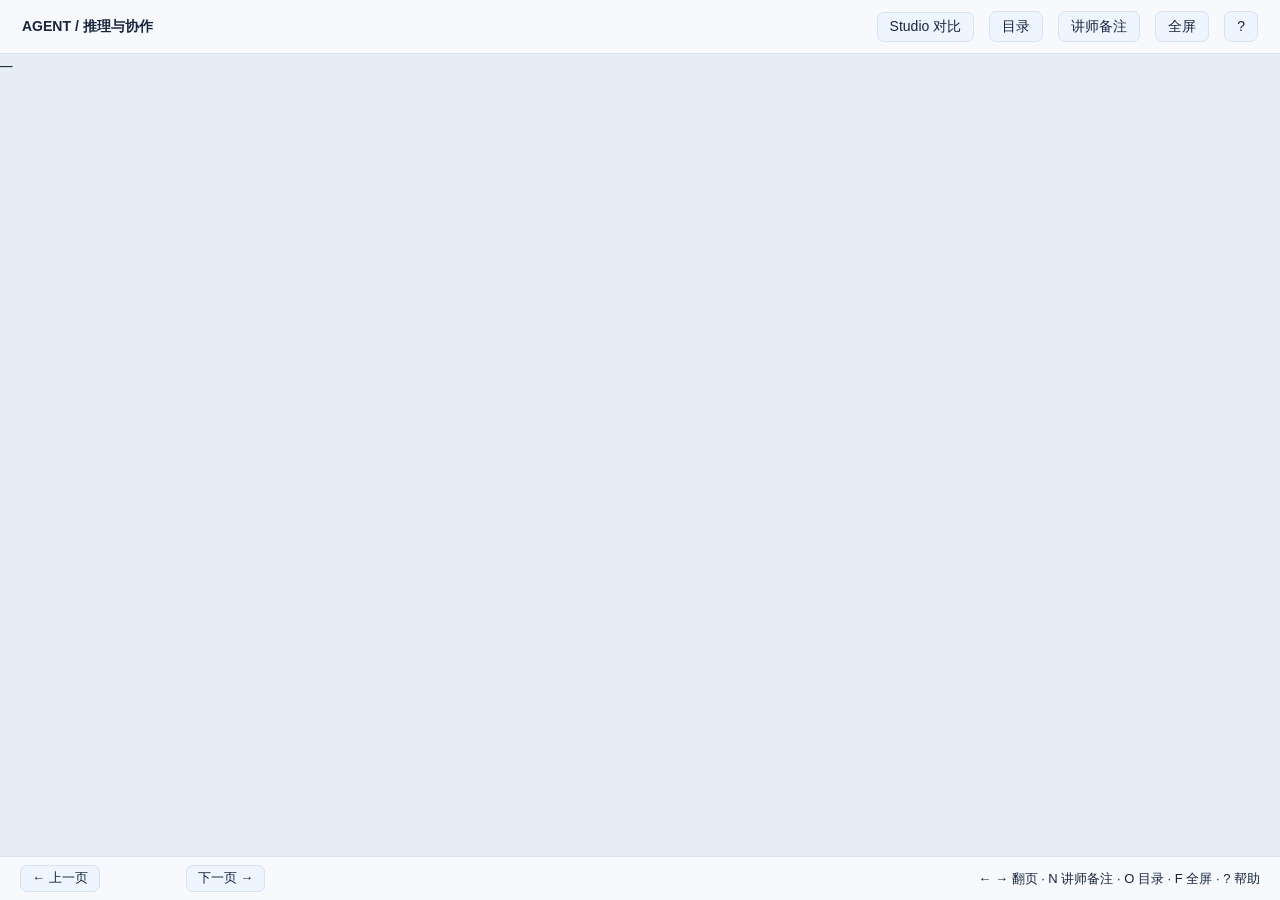
<file: agent-training/archive/2026-10-07-before-collaboration-import/template.html>
<!doctype html>
<html lang="zh-CN">
<head>
<meta charset="utf-8"><meta name="viewport" content="width=device-width,initial-scale=1">
<link rel="icon" href="data:,">
<title>高级推理框架与多 Agent 协作 · 开发者实战课</title>
<style>
:root{--ink:#18253e;--blue:#2454ce;--teal:#087d80;--muted:#526178;--line:#d9e2ef;--paper:#fff;--nav:#f7f9fc;--surface:#eff5ff;--surface-hover:#e2edff;--positive:#edf9f2;--warning:#a56a12;--negative:#c12c28;--stage-scale:1;color-scheme:light}
*{box-sizing:border-box}body{margin:0;background:#e7edf4;color:var(--ink);font-family:"Microsoft YaHei","PingFang SC","Noto Sans CJK SC",sans-serif}button,input{font:inherit}button,.file-button{border:1px solid #bac8d9;border-radius:7px;background:#fff;color:var(--ink);padding:9px 17px;cursor:pointer;font-size:18px;line-height:1.3}button:hover,.file-button:hover{background:#e9f0ff;border-color:var(--blue)}button:focus-visible,a:focus-visible,input:focus-visible{outline:3px solid #e69523;outline-offset:4px}button:disabled{opacity:.42;cursor:default}button.primary{background:var(--blue);color:white;border-color:var(--blue)}a{color:var(--blue);text-underline-offset:4px}code{font-family:Consolas,"Cascadia Code",monospace;background:#eef3f9;color:#21519c;padding:2px 6px;border-radius:3px;font-size:.88em}pre{font-size:23px;line-height:1.58;margin:18px 0 0;padding:27px 32px;background:#142c44;color:#edf4ff;border-radius:10px;white-space:pre-wrap;overflow-wrap:anywhere;tab-size:4}pre code{font:inherit;padding:0;color:inherit;background:none}h1,h2,h3,p{margin-top:0}h2{font-size:46px;line-height:1.28;margin-bottom:30px;letter-spacing:-1px}h3{font-size:29px;line-height:1.4;margin:0 0 16px}p{font-size:26px;line-height:1.65;margin-bottom:22px}small{font-size:.7em;font-weight:400}b,strong{font-weight:700}em{font-style:normal;color:var(--blue)}
.appbar{height:54px;display:flex;align-items:center;justify-content:space-between;padding:0 22px;font-size:14px;background:#f7f9fc;border-bottom:1px solid var(--line)}.brand{font-weight:700;letter-spacing:.3px}.appbar button{padding:5px 12px;font-size:14px;margin-left:6px}.bar-right{display:flex;align-items:center;gap:9px}#chapterLabel{color:var(--muted)}
#viewport{position:absolute;top:54px;bottom:44px;left:0;right:0;display:flex;align-items:center;justify-content:center;overflow:hidden}#stage{width:1440px;height:810px;flex-shrink:0;position:relative;transform:scale(var(--stage-scale));transform-origin:center;box-shadow:0 12px 50px #172c4220}.slide{position:absolute;inset:0;background:var(--paper);padding:64px 82px 64px;display:none;overflow:hidden}.slide.active{display:block}.slide::before{content:"";position:absolute;top:0;left:0;width:100%;height:7px;background:var(--blue)}.slide-content{height:627px;overflow:hidden}.slide-footer{position:absolute;bottom:25px;left:82px;right:82px;display:flex;align-items:center;justify-content:space-between;border-top:1px solid var(--line);padding-top:15px;font-size:15px;color:var(--muted);gap:20px}.slide-footer a{font-size:14px;color:var(--muted);margin-right:15px}.slide-num{font-family:Consolas,monospace;font-size:17px;white-space:nowrap}.lead{font-size:29px;line-height:1.6}.muted{color:var(--muted);font-size:22px}.foot{font-size:19px;color:var(--muted);margin-top:20px}.source-note{font-size:20px;line-height:1.6;color:#704f19;margin-top:25px}.takeaway{font-size:26px;border-left:5px solid var(--teal);padding:12px 0 12px 22px;margin-top:30px;margin-bottom:0;color:#174b54}.split{display:grid;grid-template-columns:1fr 1fr;gap:52px;margin-top:22px}.split>div{min-width:0}.split p{font-size:25px}.split pre{font-size:22px}.points{padding-left:28px;margin:22px 0 0}.points li{font-size:27px;line-height:1.62;padding-left:4px;margin-bottom:16px}.split .points li{font-size:26px}.points li::marker{color:var(--blue)}blockquote{font-size:35px;line-height:1.7;margin:28px 0 38px;padding:10px 0 10px 30px;border-left:5px solid var(--blue);font-weight:500;color:#234f89}
.cover{background:#102a45;color:white;padding:74px 92px}.cover::before{background:#4ae1c5}.cover .slide-content{height:630px}.cover-title{font-size:95px;line-height:1.2;letter-spacing:-3px;font-weight:750}.cover-title em{color:#66e4c9}.cover-sub{font-size:29px;margin-top:28px;color:#d3e2f4}.cover-line{font-size:25px;border-top:1px solid #537087;padding-top:25px;display:inline-block;margin-top:30px}.cover-meta{color:#9eb8d1;font-size:19px;margin-top:25px}.cover .slide-footer{color:#9eb8d1;border-color:#537087}.agenda{margin-top:12px}.agenda>div{display:flex;align-items:center;border-bottom:1px solid var(--line);padding:20px 0;gap:28px}.agenda span{font-size:30px;color:var(--blue);font-family:Consolas,monospace}.agenda strong{font-size:28px;flex:1}.agenda small{font-size:20px;color:var(--muted)}.agenda+p{margin-top:22px}
table{width:100%;border-collapse:collapse;margin-top:24px;font-size:24px;line-height:1.55;text-align:left}th{font-weight:600;padding:17px 18px;background:#eaf0fa;border-bottom:2px solid #9bb4df;color:#284a7d}td{padding:20px 18px;border-bottom:1px solid var(--line);vertical-align:top}tbody tr:last-child td{border-bottom:1px solid #b4c2d3}td:first-child{font-weight:600}.split table{font-size:24px;margin-top:0}.compare{font-size:23px;table-layout:fixed}.compare th:first-child{width:14%}.compare td{padding:18px 15px}.trace-table{font-size:24px}.trace-table td{padding:21px 14px}
.flow{display:flex;align-items:center;gap:20px;margin:42px 0}.node{flex:1;font-size:31px;font-weight:650;text-align:center;border-top:4px solid var(--blue);background:#f1f5fb;padding:31px 18px;line-height:1.5}.node small{font-size:21px;color:var(--muted)}.arrow{font-size:37px;color:#8195b1}.react-loop{display:flex;align-items:center;gap:23px;margin-top:48px}.react-loop>div{flex:1;padding:25px 28px;border-top:4px solid #c2d0e1;background:#f1f5fb;min-height:243px;transition:background .2s,border-color .2s}.react-loop>div.current{background:#e0f7ef;border-color:var(--teal)}.react-loop>div>span{color:var(--blue);font-family:Consolas,monospace;font-size:23px}.react-loop h3{font-size:34px;margin:12px 0}.react-loop p{font-size:25px;margin:0}.react-loop>b{font-size:35px;color:#8a9db4}.return-path{text-align:center;border-bottom:2px solid #92b6af;padding:20px;font-size:23px;color:var(--teal);margin:0 80px 24px}.interactive-line{display:flex;align-items:center;gap:22px;font-size:22px;min-height:54px}.interactive-line span{flex:1}.quiz{display:grid;gap:18px;margin-top:30px}.quiz button{text-align:left;font-size:28px;padding:24px 28px}.quiz button.correct{background:#e0f7ef;border-color:var(--teal)}.quiz button.wrong{background:#ffebe6;border-color:#c25442}.quiz-feedback{font-size:23px;color:var(--teal);margin-top:26px;min-height:70px}.revision{display:flex;align-items:center;gap:20px;margin:45px 0 35px}.revision>div{flex:1;border-top:4px solid var(--blue);padding:25px 0 0}.revision span{font:20px Consolas,monospace;color:var(--muted)}.revision h3{font-size:27px;margin-top:18px}.revision p{font-size:21px}.revision>b{color:var(--muted);font-size:30px}.memory-line{font-size:27px;color:var(--teal);border-bottom:2px solid #83b5ad;padding:0 0 24px;margin:15px 0 26px}.weak blockquote,.strong blockquote{font-size:29px;padding-left:21px;margin-top:30px}.weak{color:var(--muted)}.weak blockquote{border-color:#abb4bf;color:var(--muted)}.strong blockquote{border-color:var(--teal);color:#176458}.nest{border:2px solid #8ba9d0;padding:32px;margin-top:27px}.nest>h3{color:#234f89}.nest h3 small{font-size:23px;margin-left:20px}.nest>div{background:#edf5ff;margin:27px 0;padding:28px 30px;border-left:5px solid var(--blue)}.nest p{font-size:26px;margin:0}.nest footer{font-size:24px;color:var(--teal)}
.topology,.hierarchy{margin:40px 50px 32px;text-align:center}.top-node{background:#173d66;color:white;padding:21px 30px;font-size:29px;line-height:1.4;width:55%;margin:auto}.top-node small{font-size:21px;color:#d1e1f0}.tree-line{font-size:42px;color:#7e98b8;display:flex;justify-content:space-around;margin:8px 0}.leaves{display:flex;gap:35px}.leaves>div{flex:1;padding:23px;background:#ecf2fa;border-bottom:3px solid var(--blue);font-size:28px}.teams{display:flex;gap:50px;margin-top:42px;border-top:2px solid #86a2c4;padding-top:28px}.teams>div{flex:1;background:#edf3fa;padding:25px}.teams p{font-size:24px;margin:0}.handoff-label{font-size:26px;color:var(--teal);border-bottom:2px solid #a8c6c0;padding-bottom:23px;margin-bottom:26px}.selection>div{padding:25px 0;border-bottom:1px solid var(--line)}.selection strong{font-size:29px;display:block;margin-bottom:12px}.selection span{font-size:25px;color:var(--muted)}.checklist{list-style:none;counter-reset:check;padding:0;margin-top:30px}.checklist li{counter-increment:check;display:flex;align-items:center;gap:30px;padding:21px 0;border-bottom:1px solid var(--line)}.checklist li::before{content:"0" counter(check);font:29px Consolas;color:var(--blue)}.checklist b{font-size:28px;width:140px}.checklist span{font-size:26px}.numbers{display:flex;gap:35px;margin:26px 0 24px}.numbers>div{flex:1;border-left:3px solid var(--blue);padding-left:24px}.numbers small{display:block;font-size:21px;color:var(--muted);margin-bottom:11px}.numbers strong{font-size:49px;white-space:nowrap;letter-spacing:-1px}.numbers i{font-style:normal;font-size:25px;font-weight:400;color:var(--muted)}.numbers+table{font-size:23px}.numbers+table td{padding:14px 18px}.exercise{background:#edf4fc;border-left:5px solid var(--blue);padding:27px 30px;margin-top:20px}.exercise>span{font-size:20px;color:var(--blue)}.exercise h3{font-size:32px;margin:15px 0}.exercise p{font-size:25px;margin:0}.references{display:grid;grid-template-columns:1fr 1fr;column-gap:42px;row-gap:20px;margin-top:32px}.references>a{display:flex;gap:17px;padding:26px 0;border-bottom:1px solid var(--line);align-items:flex-start;text-decoration:none}.references span{font:23px Consolas;color:var(--muted)}.references strong{font-size:25px}.references small{display:block;font-size:20px;color:var(--muted);margin-top:13px;line-height:1.55}.references b{font-size:27px;margin-left:auto}
.demo-controls{display:flex;align-items:center;gap:13px;margin:0 0 13px;font-size:21px}.demo-controls input[type=checkbox]{width:20px;height:20px;accent-color:var(--blue)}.demo-controls label{display:flex;align-items:center;gap:7px}.file-button{position:relative;overflow:hidden;display:inline-flex}.file-button input{position:absolute;inset:0;opacity:0;width:100%;cursor:pointer}.demo-status{font-size:19px;line-height:1.5;margin:0 0 16px;color:var(--teal);min-height:28px}.demo-layout{display:grid;grid-template-columns:350px 1fr;gap:20px;height:355px}.event-list{overflow:auto;background:#edf2f8;border:1px solid #d7e0eb;padding:9px;border-radius:8px}.event-list button{display:block;width:100%;margin-bottom:7px;text-align:left;font-size:17px;padding:11px;border-color:transparent}.event-list button.selected{background:#215bea;color:white}.event-detail{min-width:0;background:#142c44;border-radius:8px;padding:18px 22px;color:#fff}.event-detail>div{font-size:22px;border-bottom:1px solid #46627d;padding-bottom:14px}.event-detail pre{height:265px;overflow:auto;font-size:19px;line-height:1.5;margin:12px 0 0;padding:0;border-radius:0}.demo-bottom{display:flex;gap:12px;align-items:center;margin-top:16px}.demo-bottom>span{margin-left:auto;font:20px Consolas;color:var(--muted)}
.bottom-bar{height:44px;position:fixed;bottom:0;left:0;right:0;background:#f7f9fc;border-top:1px solid var(--line);display:flex;align-items:center;gap:12px;padding:0 20px;font-size:13px;color:var(--muted)}.bottom-bar button{font-size:13px;padding:4px 11px}.bottom-bar .shortcuts{margin-left:auto}.progress{position:fixed;bottom:0;left:0;height:3px;background:var(--blue);transition:width .15s}#pageNumber{width:62px;text-align:center;color:var(--ink)}dialog{border:1px solid #b8c8dc;border-radius:12px;box-shadow:0 25px 80px #102a4555;padding:26px;color:var(--ink);width:min(850px,94vw);max-height:85vh}dialog::backdrop{background:#102a4599}dialog h2{font-size:24px;letter-spacing:0;margin:0}dialog header{display:flex;align-items:center;justify-content:space-between;margin-bottom:20px}dialog header button{font-size:15px}#tocList{display:grid;grid-template-columns:1fr 1fr;gap:8px}#tocList button{font-size:14px;text-align:left;padding:10px}#tocList button[aria-current=true]{background:#215bea;color:#fff}#notesText{font-size:19px;line-height:1.85;white-space:pre-wrap}#notesSources{font-size:14px;line-height:1.8;margin-top:18px}#notesSources a{display:block}.help-grid{font-size:18px;line-height:2}.hidden{display:none!important}
@media(prefers-reduced-motion:reduce){*{transition:none!important}}@media(max-width:650px){.brand{font-size:12px}.appbar{padding:0 9px}.bar-right{gap:2px}.appbar button{font-size:12px;padding:5px 8px;margin-left:3px}#chapterLabel,.shortcuts{display:none}#tocList{grid-template-columns:1fr}.bottom-bar{padding:0 8px;gap:7px}}@media print{
@page{size:15in 8.4375in;margin:0}
body{background:white}.appbar,.bottom-bar,.progress,dialog{display:none!important}
#viewport{position:static;display:block;overflow:visible}
#stage{transform:none!important;box-shadow:none;width:1440px;height:auto}
.slide,.slide.active{position:relative;display:block!important;width:1440px;height:810px;page-break-after:always;break-after:page;overflow:hidden}
.slide:last-child{page-break-after:auto;break-after:auto}
.interactive-line,.demo-controls,.demo-bottom{visibility:hidden}
*{-webkit-print-color-adjust:exact;print-color-adjust:exact;transition:none!important}
}
.compact h2{font-size:42px;margin-bottom:22px}.compact p,.compact .points li{font-size:24px;line-height:1.55}.compact table{font-size:21px;margin-top:18px}.compact td,.compact th{padding:14px 15px}.compact pre{font-size:21px;padding:20px 25px;line-height:1.48}.compact .flow{gap:13px;margin:25px 0}.compact .node{font-size:25px;padding:22px 14px}.compact .node small{font-size:18px}.compact .takeaway{font-size:23px;margin-top:20px}.compact .points li{margin-bottom:13px}.compact .quiz{gap:12px;margin-top:20px}.compact .quiz button{font-size:24px;padding:17px 22px}.compact .quiz-feedback{font-size:21px;line-height:1.5;margin:14px 0 0}.agenda.compact-agenda{display:grid;grid-template-columns:1fr 1fr;column-gap:35px}.compact-agenda>div{padding:18px 0;gap:16px}.compact-agenda strong{font-size:25px}.compact-agenda small{font-size:19px}.evolution{display:flex;align-items:stretch;gap:12px;margin:30px 0}.evolution>div{flex:1;min-width:0;padding:22px 16px;background:#edf3fb;border-top:4px solid var(--blue);font-size:23px;line-height:1.6}.evolution .inactive{opacity:.35}.evolution .active{background:#e0f7ef;border-color:var(--teal)}.evolution small{display:block;font-size:18px;color:var(--muted)}.slide:has(#runDemo) h2{font-size:38px;margin-bottom:16px}.demo-controls{gap:12px;font-size:18px;flex-wrap:wrap}.demo-controls select{font:inherit;padding:7px 9px;border:1px solid #bac8d9;border-radius:6px;background:white;color:var(--ink)}.demo-controls button{font-size:17px;padding:8px 12px}.demo-status{font-size:17px;line-height:1.4;min-height:44px;margin-bottom:7px}.demo-metrics{display:flex;gap:28px;font-size:18px;padding:10px 15px;background:#edf3fb;border-radius:6px;margin-bottom:12px}.demo-metrics b{margin-left:10px;color:var(--blue)}.demo-layout{height:275px;grid-template-columns:340px 1fr}.event-detail pre{height:190px;font-size:18px}.event-detail>div{font-size:19px}.event-list button{font-size:16px;padding:9px}.demo-bottom{gap:8px;margin-top:12px}.demo-bottom button{font-size:16px;padding:8px 10px}.demo-file-row{display:flex;gap:12px;align-items:center;margin-top:10px}.demo-file-row button,.demo-file-row .file-button{font-size:15px;padding:6px 10px}.demo-file-row>span{font-size:16px;color:var(--muted)}#resultDialog{width:min(1040px,94vw)}#resultText{white-space:pre-wrap;overflow-wrap:anywhere;font:17px/1.75 "Microsoft YaHei",sans-serif;padding:20px;margin:0;max-height:65vh;overflow:auto;background:#edf3fb;color:var(--ink)}select:focus-visible{outline:3px solid #e69523;outline-offset:3px}@media print{.demo-file-row{visibility:hidden}}
.evolution .is-pending{opacity:.35;border-color:#bac8d9;background:#f1f5fb}.evolution .is-active{opacity:1}.evolution [aria-current=step]{border-color:var(--teal);background:#e0f7ef}
.compact .event-detail pre{padding:0;margin:12px 0 0;font-size:18px;line-height:1.5}.compact .demo-status{font-size:18px;line-height:1.45}.slide-footer>div{min-width:0}.slide-footer a{display:inline-block;max-width:100%}
.code-slide .split{margin-top:0;gap:30px}.code-slide .split h3{font-size:25px;margin-bottom:10px}.code-slide pre{margin-top:0;padding:18px 20px}.code-slide .foot{margin-top:14px;font-size:19px}
.demo-layout{grid-template-columns:280px 1fr}.collaboration-story{min-width:0;background:#edf3fb;border:1px solid #cad8e8;border-radius:8px;padding:12px 16px;overflow:hidden}.role-map{display:flex;gap:9px}.role-map>div{flex:1;border-top:3px solid #bac8d9;background:white;padding:7px 9px;font-size:18px;color:var(--muted)}.role-map>div.current{border-color:var(--teal);background:#d8f4e9;color:#174b54;font-weight:650}.role-map small{display:block;font-size:13px;margin-top:3px}.flow-caption{font-size:15px;color:var(--muted);margin:7px 0;line-height:1.4}.story-scroll{max-height:165px;overflow:auto}.story-scroll>strong{display:block;font-size:21px;color:#174b54}.compact #eventStory{font-size:19px;line-height:1.5;margin:7px 0}.observed-evidence,.revision-story{font-size:16px;line-height:1.5;overflow-wrap:anywhere}.observed-evidence{border-top:1px solid #cad8e8;padding-top:6px}.revision-story{color:#704f19;margin-top:5px}.demo-metrics:before{content:'整次运行';color:var(--muted)}.demo-metrics{gap:18px}.demo-bottom button{padding:8px;font-size:15px}
.selection-matrix{table-layout:fixed}.selection-matrix th:first-child{width:40%}.selection-matrix th:nth-child(2){width:25%}
.outing-slide h2{font-size:39px;margin-bottom:16px}.outing-slide .evolution{display:grid;grid-template-columns:repeat(7,minmax(0,1fr));gap:8px;margin:15px 0}.outing-slide .evolution>.arrow{display:none}.outing-slide .evolution>.node{font-size:20px;padding:8px;line-height:1.25;border-top-width:3px}.outing-slide .evolution small{font-size:14px;line-height:1.25}.outing-slide .evolution br{display:none}.outing-slide .evolution small:first-child{margin-bottom:5px}.outing-slide .evolution small:last-child{margin-top:5px}.outing-slide .lead{font-size:24px;margin:12px 0}.outing-slide .takeaway,.outing-slide .foot{font-size:20px;margin:12px 0}.outing-demo{margin-top:15px;border:1px solid #cad8e8;border-radius:8px;background:#edf3fb;padding:16px 20px}.outing-demo label{font-size:17px;display:inline-flex;align-items:center;gap:7px;margin-right:15px}.outing-demo select{font:inherit;background:white;border:1px solid #bac8d9;border-radius:5px;padding:6px}.outing-demo button{font-size:17px;padding:7px 11px;margin-right:8px}.outing-demo [data-outing-counter]{font-size:16px;color:var(--muted)}.outing-demo [data-outing-output]{height:165px;overflow:auto;padding:14px 0 0;font-size:21px;line-height:1.5;white-space:pre-line}.outing-demo [data-outing-output]>strong{display:block;font-size:24px;margin:5px 0}.outing-demo [data-outing-output]>p{font-size:21px;line-height:1.5;margin:7px 0}.outing-phase{font-size:16px;color:var(--teal)}.outing-demo .foot,.outing-demo .demo-status{font-size:16px;line-height:1.4;margin:7px 0 0;min-height:0}
.agent-anatomy{display:grid;grid-template-columns:1fr 2.7fr 1.1fr;gap:28px;align-items:center;margin:28px 0}.anatomy-input,.anatomy-output{position:relative;text-align:center;padding:22px 12px;background:#edf3fb;border-top:4px solid var(--blue)}.anatomy-input strong,.anatomy-output strong{font-size:24px}.compact .anatomy-input p,.compact .anatomy-output p{font-size:22px;line-height:1.55;margin:15px 0 0}.anatomy-input>span,.anatomy-output>span{position:absolute;font-size:32px;color:#8195b1;top:45%;transform:rotate(-90deg)}.anatomy-input>span{right:-26px}.anatomy-output>span{left:-26px}.anatomy-core{border:2px solid #a8c6c0;padding:15px;background:#f5faf9;border-radius:8px}.anatomy-model{background:#d8f4e9;padding:16px;text-align:center;border-top:4px solid var(--teal)}.anatomy-model strong{font-size:26px;color:#174b54}.compact .anatomy-model p{font-size:21px;margin:10px 0 0;line-height:1.5}.anatomy-parts{display:grid;grid-template-columns:1fr 1fr;gap:12px;margin-top:13px}.anatomy-part{padding:14px;background:white;border:1px solid var(--line)}.anatomy-part strong{font-size:19px;color:#284a7d}.compact .anatomy-part p{font-size:18px;line-height:1.5;margin:9px 0 0}
.outing-demo [data-outing-output]{height:200px}
#outingLiveDialog{width:min(1250px,96vw);padding:24px}#outingLiveDialog p{font-size:17px;line-height:1.5;margin:10px 0}#outingLiveDialog h3{font-size:24px;margin:12px 0}#outingLiveDialog select{font:inherit;padding:7px;border:1px solid #bac8d9;border-radius:5px}#outingLiveDialog .live-toolbar{display:flex;gap:10px;align-items:center;flex-wrap:wrap;font-size:16px;margin:12px 0}#outingLiveDialog button{font-size:16px;padding:8px 12px}#outingLiveDialog .live-grid{display:grid;grid-template-columns:300px minmax(0,1fr);gap:18px;height:min(410px,43vh)}#outingLiveDialog [data-live-events]{overflow:auto;background:#edf3fb;padding:9px;border-radius:7px}#outingLiveDialog [data-live-events] button{display:block;text-align:left;width:100%;margin:0 0 7px;font-size:14px}#outingLiveDialog [data-live-events] .selected{background:var(--blue);color:white}#outingLiveDialog [data-live-detail]{overflow:auto;overflow-wrap:anywhere;padding:16px;background:#f4f7fc;border:1px solid var(--line);border-radius:7px}#outingLiveDialog [data-live-detail] p{white-space:pre-wrap;font-size:19px}#outingLiveDialog pre{font-size:14px;padding:14px;line-height:1.5}#outingLiveDialog [data-live-status]{color:var(--teal);font-weight:600}#outingLiveDialog .live-note{font-size:14px;color:var(--muted)}#outingLiveDialog [data-live-metrics]{font-size:14px;color:var(--muted)}@media(max-width:700px){#outingLiveDialog .live-grid{grid-template-columns:140px minmax(0,1fr)}#outingLiveDialog{padding:15px}}[hidden]{display:none!important}
.appbar .studio-link{font-size:14px;padding:5px 12px;border:1px solid #bac8d9;border-radius:7px;background:white;text-decoration:none;white-space:nowrap}

.concept-slide h2{font-size:40px;margin-bottom:18px}
.concept-slide .concept-definition{font-size:25px;line-height:1.5;margin:0 0 12px;color:#234f89}
.concept-diagram{display:block;width:100%;height:310px;margin:8px 0 10px;overflow:visible;font-family:"Microsoft YaHei","PingFang SC",sans-serif}
.concept-diagram .diagram-title{font-size:26px;font-weight:700;fill:#172c42}
.concept-diagram .diagram-copy{font-size:22px;fill:#314f6c}
.concept-diagram .diagram-label{font-size:21px;fill:#47647f}
.concept-slide .concept-example{font-size:23px;line-height:1.5;margin:14px 0;color:#47647f}
.concept-slide .takeaway{font-size:24px;line-height:1.5;margin-top:14px;padding:9px 0 9px 18px}
.concept-state{display:flex;gap:22px;justify-content:space-between;padding:12px 0;border-top:1px solid #cad8e8;border-bottom:1px solid #cad8e8;font-size:20px;line-height:1.5;color:#174b54}
.concept-multi .concept-diagram{height:280px;margin-bottom:4px}
.concept-multi .concept-example{font-size:22px;margin:12px 0 8px}
.concept-multi .takeaway{font-size:22px;margin-top:8px}

/* Shared reference palette for slides, diagrams and interactive tools. */
*{letter-spacing:0!important}
button,.file-button,.appbar .studio-link{background:var(--surface);color:var(--ink);border-color:var(--line)}
button:hover,.file-button:hover,.appbar .studio-link:hover{background:var(--surface-hover);border-color:var(--teal)}
button.primary{background:var(--teal);border-color:var(--teal);color:var(--nav)}
button.primary:hover{background:#87efda;border-color:#87efda}
button:focus-visible,a:focus-visible,input:focus-visible,select:focus-visible{outline-color:var(--teal)}
code{background:var(--surface);color:#9cf1df}
pre{background:var(--nav);color:var(--ink);border:1px solid var(--line);border-radius:8px}
.appbar,.bottom-bar{background:var(--nav)}
#stage{box-shadow:0 12px 50px #06182b38}
.cover{background:var(--paper);color:var(--ink)}
.cover::before,.slide::before{background:var(--teal)}
.cover-title em{color:var(--teal)}
.cover-sub{color:#d3e2f4}
.cover-meta,.cover .slide-footer{color:var(--muted)}
.cover-line,.cover .slide-footer{border-color:var(--line)}
.source-note,.revision-story{color:var(--warning)}
.takeaway,blockquote,.strong blockquote,.nest>h3,.nest footer,.concept-slide .concept-definition,.concept-state{color:var(--teal)}
.weak blockquote{border-color:var(--line)}
th{background:var(--surface-hover);color:var(--ink);border-bottom-color:#5c7a94}
tbody tr:last-child td{border-bottom-color:var(--line)}
.node,.react-loop>div,.leaves>div,.teams>div,.exercise,.evolution>div,.anatomy-input,.anatomy-output{background:var(--surface)}
.arrow,.react-loop>b,.tree-line,.anatomy-input>span,.anatomy-output>span{color:#9ab6d0}
.react-loop>div,.nest,.teams,.concept-state,.observed-evidence{border-color:var(--line)}
.react-loop>div.current,.quiz button.correct,.evolution .active,.evolution [aria-current=step]{background:var(--positive);border-color:var(--teal)}
.quiz button.wrong{background:#492c3a;border-color:var(--negative);color:var(--ink)}
.quiz-feedback{color:var(--teal)}
.return-path,.memory-line,.handoff-label{border-color:#4b8f8b}
.nest>div{background:var(--surface)}
.top-node{background:var(--teal);color:var(--nav)}
.top-node small{color:#17494c}
.event-list,.demo-metrics,.collaboration-story,.outing-demo{background:var(--surface);border-color:var(--line)}
.event-list button.selected,#tocList button[aria-current=true],#outingLiveDialog [data-live-events] .selected{background:var(--teal);color:var(--nav);border-color:var(--teal)}
.event-detail{background:var(--nav)}
.event-detail>div{border-color:var(--line)}
.event-detail pre{border:0}
.demo-controls select,.outing-demo select,#outingLiveDialog select{background:var(--nav);color:var(--ink);border-color:var(--line)}
dialog{background:var(--paper);color:var(--ink);border-color:#5c7a94;border-radius:8px;box-shadow:0 25px 80px #06182baa}
dialog::backdrop{background:#06182bbd}
#resultText{background:var(--nav);color:var(--ink)}
.evolution .inactive,.evolution .is-pending{opacity:.62}
.evolution .is-pending{background:var(--surface);border-color:var(--line)}
.role-map>div{background:var(--nav);border-color:var(--line)}
.role-map>div.current{background:var(--positive);color:var(--ink);border-color:var(--teal)}
.story-scroll>strong{color:var(--teal)}
.anatomy-core{background:var(--nav);border-color:var(--line)}
.anatomy-model{background:var(--positive)}
.anatomy-model strong{color:var(--teal)}
.anatomy-part{background:var(--surface)}
.anatomy-part strong{color:var(--ink)}
#outingLiveDialog [data-live-events]{background:var(--nav)}
#outingLiveDialog [data-live-detail]{background:var(--surface)}
.concept-diagram .diagram-title{fill:var(--ink)}
.concept-diagram .diagram-copy{fill:#c5d7e8}
.concept-diagram .diagram-label{fill:var(--muted)}
.concept-slide .concept-example{color:var(--muted)}
.architecture-overview,.architecture-detail{--paper:#fff;--ink:#18253e;--muted:#526178;--line:#d9e2ef;--blue:#2454ce;--teal:#087d80;background:var(--paper);color:var(--ink);padding:40px 54px 64px;color-scheme:light}
.architecture-overview::before,.architecture-detail::before{background:#2454ce}
.architecture-overview .slide-content,.architecture-detail .slide-content{height:686px;position:relative}
.architecture-overview h2,.architecture-detail h2{font-size:36px;margin-bottom:14px}
.architecture-overview h2{max-width:870px;margin-bottom:8px}
.architecture-overview .architecture-intro{font-size:20px;line-height:1.5;margin:0 0 16px;color:#2454ce;max-width:890px}
.architecture-1{--architecture-color:#087443;--architecture-tint:#edf9f2;--architecture-border:#c0dfcc}.architecture-2{--architecture-color:#2454ce;--architecture-tint:#eff5ff;--architecture-border:#c3d4f1}.architecture-3{--architecture-color:#6737b5;--architecture-tint:#f6f1ff;--architecture-border:#d9c7ef}.architecture-4{--architecture-color:#bc510d;--architecture-tint:#fff5eb;--architecture-border:#eed0b6}.architecture-5{--architecture-color:#087d80;--architecture-tint:#edfafa;--architecture-border:#bce0df}.architecture-6{--architecture-color:#693ab7;--architecture-tint:#f6f1ff;--architecture-border:#d9c7ef}.architecture-7{--architecture-color:#2454ce;--architecture-tint:#eff5ff;--architecture-border:#c3d4f1}
.architecture-number{display:inline-flex;align-items:center;justify-content:center;width:29px;height:29px;flex:0 0 29px;border-radius:50%;background:var(--architecture-color);color:#fff;font:700 21px/1 Consolas,monospace}
.architecture-map{display:grid;grid-template-columns:repeat(12,minmax(0,1fr));gap:12px}
.architecture-tile{grid-column:span 3;min-width:0;height:179px;padding:10px 12px 6px;border:1px solid var(--architecture-border);border-radius:6px;background:var(--architecture-tint)}
.architecture-tile:nth-child(n+5){grid-column:span 4}
.architecture-tile header{display:flex;align-items:center;gap:9px}.architecture-tile h3{font-size:21px;line-height:1.3;margin:0;color:var(--architecture-color)}
.architecture-overview .architecture-tile p{font-size:15px;line-height:1.4;margin:6px 0 2px;color:var(--muted)}
.architecture-diagram{display:block;width:100%;height:150px;font-family:"Microsoft YaHei","PingFang SC",sans-serif;overflow:visible}
.architecture-tile .architecture-diagram{height:108px}
.architecture-keypoints{position:absolute;top:0;right:0;width:366px;border:1px solid #c3d4f1;border-radius:6px;padding:7px 13px;background:#f7f9ff;color:#2454ce;font-size:14px;line-height:1.3}
.architecture-keypoints strong{font-size:14px}.architecture-keypoints ul{margin:3px 0 0;padding-left:18px;color:#203047}.architecture-keypoints li{margin:0}
.architecture-roadmap{margin:14px 0 0;padding:9px 0 8px;border-top:1px solid var(--line);border-bottom:1px solid var(--line)}.architecture-roadmap>strong{font-size:17px;color:#2454ce}
.architecture-path{list-style:none;display:grid;grid-template-columns:repeat(7,minmax(0,1fr));gap:10px;padding:0;margin:8px 0 0}
.architecture-path li{position:relative;display:flex;flex-direction:column;gap:5px;align-items:center;text-align:center;font-size:15px;line-height:1.3;color:var(--architecture-color)}
.architecture-path b{display:flex;align-items:center;justify-content:center;width:26px;height:26px;background:var(--architecture-color);color:white;border-radius:50%;font:700 18px/1 Consolas,monospace}
.architecture-path li:not(:last-child)::after{content:'→';position:absolute;right:-12px;top:4px;color:#8798ad}
.architecture-path small{font-size:13px;line-height:1.4;color:var(--muted)}
.compact .architecture-caveat{font-size:16px;line-height:1.5;color:var(--muted);margin:10px 0 0}
.architecture-cards{display:grid;gap:14px;align-items:stretch}.architecture-columns-4{grid-template-columns:repeat(4,minmax(0,1fr))}.architecture-columns-3{grid-template-columns:repeat(3,minmax(0,1fr))}
.architecture-card{min-width:0;min-height:522px;padding:12px;border:1px solid var(--architecture-border);border-top:3px solid var(--architecture-color);border-radius:6px;background:var(--architecture-tint)}
.architecture-card header{display:flex;gap:10px;align-items:flex-start}.architecture-card header>div{min-width:0}.architecture-card h3{font-size:22px;line-height:1.3;margin:0 0 2px;color:var(--architecture-color)}.architecture-card small{font-size:14px;line-height:1.4;color:var(--muted)}
.compact .architecture-card .architecture-subtitle{font-size:16px;line-height:1.4;margin:7px 0 4px;color:var(--muted)}
.architecture-card .architecture-diagram{height:148px;margin:3px 0 7px;background:#fff;border-radius:4px}
.architecture-card strong{display:block;font-size:15px;line-height:1.4;color:var(--architecture-color);margin-bottom:4px}
.architecture-card ul{margin:0;padding-left:17px;font-size:16px;line-height:1.4}.architecture-card li{margin:0 0 3px;padding:0}.architecture-card li::marker{color:var(--architecture-color)}
.architecture-facts{border-top:1px solid var(--architecture-border);padding-top:8px}
.architecture-tradeoff-pair{display:grid;grid-template-columns:1fr 1fr;gap:12px;border-top:1px solid var(--architecture-border);margin-top:8px;padding-top:8px}.architecture-tradeoff-pair ul{font-size:15px;line-height:1.4;padding-left:15px}.architecture-tradeoff-pair .architecture-limits strong{color:#b83e31}.architecture-limits li::marker{color:#b83e31}
.architecture-scenes{border-top:1px solid var(--architecture-border);padding-top:8px;margin-top:8px}.architecture-tags{display:flex;gap:5px;flex-wrap:wrap}.architecture-tags span{font-size:13px;line-height:1.4;background:#fff;border:1px solid var(--architecture-border);color:#35445b;border-radius:3px;padding:3px 6px;white-space:nowrap}
.architecture-columns-3 .architecture-diagram{height:138px;margin:4px 0 8px}.architecture-columns-3 .architecture-card ul{font-size:16px}.architecture-columns-3 .architecture-tradeoff-pair ul{font-size:15px}.architecture-columns-3 .architecture-tags span{font-size:14px}
.architecture-recommended{display:inline-block;font-size:12px;line-height:1.4;color:#087443;background:#e1f5e9;border:1px solid #badbc7;border-radius:3px;padding:2px 5px;margin-right:6px}
.architecture-representatives{margin-top:9px;padding-top:8px;border-top:1px solid var(--line);font-size:14px;line-height:1.4}.architecture-representatives strong{font-size:14px;color:#2454ce}.architecture-representative-grid{display:grid;grid-template-columns:repeat(3,minmax(0,1fr));gap:18px}.architecture-representative-grid>div{min-width:0}.architecture-representative-grid strong{color:var(--architecture-color)}.compact .architecture-representative-grid p{font-size:14px;line-height:1.4;margin:5px 0 0}.architecture-products{display:flex;gap:12px;align-items:center}.architecture-products>span{color:var(--muted);font-size:13px}.architecture-tool-tags{gap:5px;margin-top:4px}.architecture-tool-tags a,.architecture-tool-tags span{font-size:13px;line-height:1.4;background:#f7f9fd;border:1px solid #d3dcea;color:#2454ce;padding:3px 5px;border-radius:3px;text-decoration:none;white-space:nowrap}.architecture-tool-tags a:hover{text-decoration:underline;border-color:#2454ce}
.architecture-overview h2{max-width:790px;font-size:38px}
.architecture-overview .architecture-intro{max-width:790px;font-size:21px;margin-bottom:24px}
.architecture-keypoints{width:516px;padding:8px 12px;line-height:1.45}
.architecture-keypoints strong{font-size:17px}.architecture-keypoints li{font-size:14px}
.architecture-tile{height:188px;padding:10px 12px 6px;background:linear-gradient(135deg,var(--architecture-tint),#fff)}
.architecture-tile h3{font-size:20px}.architecture-tile:nth-child(5) h3{font-size:21px}
.architecture-tile .architecture-diagram{height:111px;overflow:hidden}
.architecture-roadmap{margin-top:12px;padding:8px 0}.architecture-path{margin-top:6px}
.architecture-star{color:#f7b52d;font-size:24px;line-height:1.1;flex-shrink:0}
.architecture-detail h2{margin-bottom:17px}
.architecture-cards{gap:14px;height:615px}
.architecture-card{height:615px;min-height:0;padding:14px;background:linear-gradient(135deg,var(--architecture-tint),#fff);border-top-width:1px}
.architecture-card header{min-height:59px;gap:9px;align-items:flex-start}
.architecture-card h3{font-size:22px;line-height:1.3;letter-spacing:-.4px}
.architecture-card small{font-size:17px;font-weight:600;color:var(--architecture-color)}
.compact .architecture-card .architecture-subtitle{height:40px;font-size:15px;line-height:1.35;margin:5px 0 7px;color:#16233a}
.architecture-card .architecture-diagram{height:171px;margin:0 0 10px;background:transparent;border-radius:0;overflow:hidden}
.architecture-card strong{font-size:17px;margin-bottom:7px}
.architecture-card ul{font-size:16px;line-height:1.6;padding-left:17px}
.architecture-card li{margin-bottom:3px}
.architecture-facts{padding-top:10px;min-height:110px}
.architecture-tradeoff-pair{grid-template-columns:.9fr 1.25fr;gap:9px;margin-top:9px;padding-top:9px;min-height:117px}
.architecture-tradeoff-pair ul{font-size:15px;line-height:1.6}
.architecture-limits strong{color:#c12c28}.architecture-limits li::marker{color:#c12c28}
.architecture-scenes{margin-top:9px;padding-top:9px}
.architecture-tags{gap:6px}.architecture-tags span{font-size:14px;padding:4px 7px;background:var(--architecture-tint)}
.architecture-columns-3 .architecture-card header{min-height:62px}
.architecture-columns-3 .architecture-card h3{font-size:25px}
.architecture-columns-3 .architecture-card .architecture-subtitle{font-size:16px;height:44px}
.architecture-columns-3 .architecture-diagram{height:239px;margin:0 0 10px}
.architecture-columns-3 .architecture-card ul{font-size:17px;line-height:1.65}
.architecture-router-body{display:grid;grid-template-columns:1.06fr 1.25fr;gap:6px;align-items:center;height:283px}
.architecture-router-body .architecture-diagram{height:283px;margin:0}
.architecture-router-body .architecture-facts{border:0;padding-top:0;min-height:0}
.architecture-router-body ul{list-style:none;padding:0;font-size:15px!important;line-height:1.5!important}
.architecture-router-body li{position:relative;padding-left:21px;margin-bottom:13px;white-space:nowrap}
.architecture-router-body li::before{content:'✓';position:absolute;left:0;color:#287b39}
.architecture-router-bottom{display:grid;grid-template-columns:1.1fr .95fr;gap:13px;border-top:1px solid var(--architecture-border);margin-top:10px;padding-top:10px}
.architecture-router-bottom .architecture-scenes{padding:0;margin:0;border:0}
.architecture-router-bottom .architecture-limits{border-left:1px solid var(--architecture-border);padding-left:13px}
.architecture-router-bottom .architecture-limits ul{font-size:16px;line-height:1.6}
.architecture-router-bottom .architecture-tags span{font-size:14px}
.compact .architecture-skill-footer{font-size:14px;font-weight:600;line-height:1.5;color:#12419f;background:#eaf2ff;border:1px solid #d6e4f8;border-radius:4px;padding:8px;margin:13px 0 0}
.architecture-blackboard-facts{display:grid;grid-template-columns:1.25fr .95fr;gap:10px;border-top:1px solid var(--architecture-border);padding-top:12px;min-height:147px}
.architecture-blackboard-facts .architecture-facts{border:0;padding:0;min-height:0}
.architecture-blackboard-facts .architecture-limits{border-left:1px solid var(--architecture-border);padding-left:12px}
.architecture-blackboard-facts ul{font-size:16px!important}
.architecture-columns-3 .architecture-7 .architecture-diagram{height:187px}
.architecture-graph-facts{display:grid;grid-template-columns:1.65fr 1fr;gap:12px;border-top:1px solid var(--architecture-border);padding-top:10px;min-height:148px}
.architecture-graph-facts .architecture-facts{border:0;padding:0;min-height:0}
.architecture-graph-facts .architecture-strengths{border-left:1px solid var(--architecture-border);padding-left:12px}
.architecture-graph-facts ul{font-size:16px!important;line-height:1.6!important}
.architecture-tools{border-top:1px solid var(--architecture-border);padding-top:9px;margin-top:10px}
.architecture-tools strong{font-size:16px}
.architecture-tool-logos{display:block;width:100%;height:66px;overflow:hidden}
.architecture-columns-4 .architecture-card{padding:12px}
.architecture-columns-4 .architecture-card header{min-height:54px}
.architecture-columns-4 .architecture-card .architecture-subtitle{height:32px}
.architecture-columns-4 .architecture-card .architecture-diagram{height:140px}
.architecture-columns-4 .architecture-facts{min-height:100px}
.architecture-columns-4 .architecture-tradeoff-pair{min-height:108px}
.architecture-columns-4 .architecture-tradeoff-pair ul{font-size:14px}
.architecture-columns-3 .architecture-card .architecture-subtitle{height:36px}
.architecture-columns-3 .architecture-7 .architecture-diagram{height:128px}
.architecture-graph-facts{min-height:136px}
.architecture-tool-logos{height:60px}
.architecture-tools .architecture-tool-logos{display:grid;grid-template-columns:repeat(5,minmax(0,1fr));gap:5px;overflow:visible}
.architecture-tool{min-width:0;text-align:center}
.architecture-tool-name{display:flex;align-items:center;justify-content:center;gap:3px;font-size:10.5px;font-weight:600;line-height:20px;color:#17243b;white-space:nowrap}
.architecture-tool-name svg{width:16px;height:16px;flex:0 0 16px}
.architecture-tools .architecture-tool small{display:block;margin-top:4px;font-size:10px;line-height:1.35;font-weight:400;color:#35435a}
.architecture-demo-note{border-left:3px solid #2454ce;padding:5px 0 5px 12px}
/* Connect each example to the opening architecture map. */
.compact .architecture-course-example{font-size:14px;line-height:1.45;margin:10px 0 0;padding:8px 0 0;border-top:1px solid var(--architecture-border);color:#2454ce}
.architecture-course-example b{display:block;margin-bottom:3px}
.architecture-columns-4 .architecture-card .architecture-diagram{height:140px}
.architecture-columns-4 .architecture-facts{min-height:90px;padding-top:8px}
.architecture-columns-4 .architecture-tradeoff-pair{min-height:88px;margin-top:7px;padding-top:7px}
.architecture-columns-4 .architecture-card ul{line-height:1.4}
.architecture-columns-4 .architecture-scenes{margin-top:7px;padding-top:7px}
.compact .architecture-course-example{font-size:14px;line-height:1.4;margin-top:8px;padding-top:6px}
.architecture-course-example b{display:inline;margin-right:5px}
.architecture-router-body,.architecture-router-body .architecture-diagram{height:245px}
.architecture-blackboard-facts{min-height:124px;padding-top:9px}
.architecture-columns-3 .architecture-6 .architecture-diagram{height:210px}
.architecture-graph-facts{min-height:116px}
.framework-link{display:flex;align-items:baseline;gap:16px;border-left:3px solid var(--teal);padding:7px 12px;margin:0 0 14px;background:var(--surface);line-height:1.4}
.framework-link strong{font-size:17px;color:var(--teal);flex-shrink:0}
.framework-link span{font-size:16px;color:var(--muted)}
.concept-slide .framework-link{display:block;margin-bottom:12px}
.concept-slide .framework-link strong{display:block;margin-bottom:3px}
.outing-slide .framework-link{display:block;margin-bottom:8px;padding:6px 12px}
.outing-slide .framework-link strong{display:block;margin-bottom:2px;font-size:16px}
.outing-slide .framework-link span{font-size:15px}
.outing-slide .evolution>.node{display:flex;align-items:center;justify-content:center;font-size:18px;padding:5px 8px}
.outing-slide .evolution small{display:none}
.outing-slide .outing-demo [data-outing-output]{height:110px}
.concept-multi .concept-diagram{height:245px}
.tradeoffs{margin:12px 0 0;padding:10px 0 0;border-top:1px solid var(--line);font-size:17px;line-height:1.45}
.tradeoff-label{display:block;font-size:16px;color:var(--muted);margin-bottom:5px}.tradeoff-columns{display:grid;grid-template-columns:1fr 1fr 1.15fr;gap:22px}.tradeoff-columns>div{min-width:0}.tradeoff-columns b{font-size:16px;display:block;margin-bottom:3px;color:var(--teal)}.tradeoff-columns span{display:block}.tradeoff-limitation b{color:var(--negative)}.tradeoff-observe b{color:var(--warning)}
.outing-slide .evolution{margin:10px 0}.outing-slide .lead{font-size:23px;line-height:1.45;margin:9px 0}.outing-slide .foot{font-size:17px;line-height:1.4;margin:8px 0}.outing-demo{margin-top:10px;padding:10px 16px;background:transparent;border:0;border-top:1px solid var(--line);border-bottom:1px solid var(--line);border-radius:0}.outing-demo [data-outing-output]{height:130px;padding-top:9px}.outing-demo [data-outing-output]>strong{font-size:22px}.outing-demo [data-outing-output]>p{font-size:20px}.outing-demo .foot{font-size:16px;line-height:1.4;margin:5px 0 8px}
.slide:has(#runDemo) .demo-layout{height:218px}.slide:has(#runDemo) .story-scroll{max-height:108px}.slide:has(#runDemo) .demo-status{font-size:17px;line-height:1.4;margin:9px 0 7px;min-height:0}.slide:has(#runDemo) .demo-file-row>span{font-size:14px}.slide:has(#runDemo) .tradeoffs{font-size:16px;line-height:1.4;margin-top:10px;padding-top:8px}
#outingLiveDialog [data-live-tradeoffs]{font-size:15px;margin-bottom:12px}#outingLiveDialog .live-grid{height:min(350px,36vh)}
@media(max-width:700px){#outingLiveDialog .tradeoff-columns{grid-template-columns:1fr;gap:8px}#outingLiveDialog .tradeoff-columns>div{display:grid;grid-template-columns:70px 1fr;gap:8px}#outingLiveDialog header h2{font-size:23px}#outingLiveDialog header button{flex-shrink:0}.appbar .studio-link{display:none}}
/* === LIGHT INFOGRAPHIC COURSE THEME === */
.cover{--ink:#f2f7fc;--teal:#66e4c9;--muted:#adc1d4;--line:#37516b;--paper:#102a45;--nav:#0b2036;background:var(--paper);color:var(--ink)}
.slide:not(.cover){padding:40px 54px 64px;background:#fff;color:var(--ink)}
.slide:not(.cover)::before{background:var(--blue)}
.slide:not(.cover) .slide-content{height:686px}
.slide:not(.cover) h2{font-size:36px;margin-bottom:18px}
.slide:not(.cover) .slide-footer{left:54px;right:54px}
.architecture-overview h2{margin-bottom:8px!important}
.architecture-path li::after{display:none}
.framework-link{background:#f3f7ff;border-color:var(--blue);border-radius:0 5px 5px 0}
.framework-link strong{color:var(--blue)}
.node,.leaves>div,.teams>div,.nest>div{border:1px solid #c3d4f1;border-top:3px solid var(--blue);border-radius:5px;background:linear-gradient(135deg,#eff5ff,#fff)}
.node small,.top-node small{color:var(--muted)}
.top-node{background:#eff5ff;color:#2454ce;border:1px solid #c3d4f1;border-top:3px solid #2454ce;border-radius:5px}
.arrow,.tree-line,.return-path,.handoff-label{color:#7d91ab}
.takeaway{color:var(--teal);background:#edfafa;border:1px solid #bce0df;border-left:4px solid var(--teal);border-radius:4px;padding:12px 18px}
table{border:1px solid #d9e2ef;border-radius:5px;overflow:hidden}
th{background:#eff5ff;color:#2454ce}
tbody tr:nth-child(even){background:#f8faff}
pre,#resultText{background:#f4f7fb;color:#18253e;border-color:#d9e2ef}
code{color:#2454ce;background:#edf3ff}
.outing-slide{--demo-accent:#087443;--demo-tint:#edf9f2;--demo-border:#c0dfcc}
.outing-slide:has([data-outing-architecture="2"]),.outing-slide:has([data-outing-architecture="7"]){--demo-accent:#2454ce;--demo-tint:#eff5ff;--demo-border:#c3d4f1}
.outing-slide:has([data-outing-architecture="3"]),.outing-slide:has([data-outing-architecture="6"]){--demo-accent:#6737b5;--demo-tint:#f6f1ff;--demo-border:#d9c7ef}
.outing-slide:has([data-outing-architecture="4"]){--demo-accent:#bc510d;--demo-tint:#fff5eb;--demo-border:#eed0b6}
.outing-slide:has([data-outing-architecture="5"]){--demo-accent:#087d80;--demo-tint:#edfafa;--demo-border:#bce0df}
.outing-slide .framework-link{background:var(--demo-tint);border-color:var(--demo-accent)}
.outing-slide .framework-link strong{color:var(--demo-accent)}
.outing-slide .evolution>.node{border-color:#d9e2ef;background:#f7f9fc;color:#526178}
.outing-slide .evolution [aria-current=step]{background:var(--demo-tint);border-color:var(--demo-accent);color:var(--demo-accent)}
.outing-slide .evolution>.node{font-size:16px;white-space:nowrap;padding:7px 4px}
.outing-slide .interactive-line{display:flex;align-items:center;flex-wrap:wrap;gap:7px 0}
.outing-slide .interactive-line label{margin-right:12px}
.outing-slide .outing-demo{background:linear-gradient(135deg,var(--demo-tint),#fff);border:1px solid var(--demo-border);border-radius:6px;padding:14px 18px;margin-top:12px}
.outing-slide .outing-demo [data-outing-output]{height:130px}
.outing-demo [data-outing-output]>strong{color:var(--demo-accent)}
.single-agent-capabilities{display:grid;grid-template-columns:1fr 1fr;gap:12px;margin-top:8px}
.single-agent-capabilities article{min-width:0;border:1px solid var(--demo-border);border-radius:5px;background:#fff;padding:8px 12px}
.single-agent-capabilities header{display:flex;align-items:center;justify-content:space-between;gap:8px}
.single-agent-capabilities strong{font-size:18px;color:var(--demo-accent)}
.single-agent-capabilities button{font-size:14px;padding:3px 8px;margin:0}
.outing-slide .single-agent-capabilities p{font:15px/1.4 "Microsoft YaHei",sans-serif;white-space:pre-line;margin:5px 0 0;height:84px;overflow:auto}
.single-agent-capabilities article.is-current{border-color:var(--demo-accent);box-shadow:inset 0 3px var(--demo-accent)}
.outing-slide:has(.single-agent-capabilities){padding-top:36px}
.outing-slide:has(.single-agent-capabilities) .slide-content{height:686px}
.outing-slide:has(.single-agent-capabilities) .framework-link span{display:none}
.outing-slide:has(.single-agent-capabilities) .outing-demo{padding:10px 14px}
.outing-slide:has(.single-agent-capabilities) .outing-demo>.foot:first-child{display:none}
.outing-slide:has(.single-agent-capabilities) .interactive-line{min-height:42px}
.outing-slide:has(.single-agent-capabilities) [data-outing-output]{height:64px;padding-top:7px}
.outing-slide:has(.single-agent-capabilities) [data-outing-output]>strong{display:inline;margin-left:10px;font-size:18px}
.outing-slide:has(.single-agent-capabilities) [data-outing-output]>p{font-size:17px;line-height:1.4;margin:5px 0}
.tradeoff-columns{gap:12px}
.tradeoff-columns>div{padding:9px 12px;border:1px solid #c0dfcc;border-radius:5px;background:#edf9f2}
.tradeoff-columns .tradeoff-limitation{background:#fff5f2;border-color:#efc9c0}
.tradeoff-columns .tradeoff-observe{background:#fff9e9;border-color:#ecdba9}
.tradeoff-columns b{color:#087443}.tradeoff-limitation b{color:#c12c28}.tradeoff-observe b{color:#996715}
.event-list,.collaboration-story,.demo-metrics{background:#f7f9fc;border-color:#d9e2ef}
.role-map>div.current{color:#087443;border-color:#9ccbad}
.event-list button.selected,#tocList button[aria-current=true],#outingLiveDialog [data-live-events] .selected{background:#e7f2ff;color:#2454ce;border-color:#91afde}
.quiz button.wrong{background:#fff0eb;color:#c12c28}
dialog{border-color:#c3d4f1;box-shadow:0 25px 80px #18253e33}
.bottom-bar,.appbar{color:#18253e;border-color:#d9e2ef}
button.primary:hover{background:#076c70;border-color:#076c70;color:#fff}
/* Architecture walkthrough: one large diagram, one current explanation. */
.outing-slide h2{font-size:36px!important;line-height:1.25;margin:0 0 8px!important}
.outing-slide .walk-lead{font-size:28px;line-height:1.4;margin:0 0 5px;color:var(--demo-accent);font-weight:600}
.outing-slide .architecture-walkthrough{padding:0;margin:0;border:0;background:transparent;border-radius:0}
.walk-context{display:flex;gap:24px;align-items:center;height:29px;font-size:16px;color:var(--muted)}
.walk-context .walk-mode{margin-left:auto;color:var(--muted)}
.architecture-canvas{display:block;width:100%;height:305px;overflow:visible;margin:3px auto 7px}
.walk-node rect{fill:#f7f9fc;stroke:#b8c6d5;stroke-width:1.5;transition:fill .2s,stroke .2s}
.walk-node text{fill:#273952;font-family:"Microsoft YaHei",sans-serif}
.walk-title{font-size:22px;font-weight:650}.walk-subtitle{font-size:16px;fill:#526178!important}
.walk-edge path{fill:none;stroke:#bac7d6;stroke-width:2}
.walk-edge text{font-size:16px;fill:#526178;paint-order:stroke;stroke:#fff;stroke-width:6px;stroke-linejoin:round}
.walk-node.is-visited rect{fill:var(--demo-tint);stroke:var(--demo-border)}
.walk-edge.is-visited path{stroke:var(--demo-border);stroke-width:2.5}
.walk-node.is-current rect{fill:var(--demo-tint);stroke:var(--demo-accent);stroke-width:3.5}
.walk-node.is-current .walk-title{fill:var(--demo-accent)}
.walk-edge.is-current path{stroke:var(--demo-accent);stroke-width:4;stroke-dasharray:9 4;animation:walk-flow 1s linear infinite}
.walk-edge.is-current text{fill:var(--demo-accent);font-weight:650}
.walk-limit-pin{cursor:help}
.walk-limit-pin circle{fill:#fff1d6;stroke:#a56a12;stroke-width:2}
.walk-limit-pin text{fill:#85510b;font-size:19px;font-weight:750}
.walk-node.is-current[data-vis-limitation] rect{stroke:#a56a12;stroke-dasharray:7 3}
.walk-edge.is-current[data-vis-limitation] path{stroke:#a56a12}
.walk-edge.is-current[data-vis-limitation] text{fill:#85510b}
.is-playing .walk-node:not(.is-current):not(.is-visited){opacity:.55}
.is-playing .walk-edge:not(.is-current){opacity:.5}
@keyframes walk-flow{to{stroke-dashoffset:-26}}
.outing-slide .walk-step[data-outing-output]{height:84px;padding:10px 17px;margin:0;background:var(--demo-tint);border-left:4px solid var(--demo-accent);overflow:hidden;white-space:normal}
.outing-slide .walk-step[data-outing-output]>strong{display:block;font-size:22px;line-height:1.4;margin:0;color:var(--ink)}
.outing-slide .walk-step[data-outing-output]>p{font-size:18px;line-height:1.4;margin:4px 0 0;color:var(--muted)}
.walk-toolbar{display:flex;gap:9px;align-items:center;height:48px}
.outing-slide .walk-toolbar button{font-size:17px;padding:7px 12px;margin:0}
.walk-toolbar .walk-next{background:var(--demo-accent);border-color:var(--demo-accent);color:white;min-width:104px}
.walk-toolbar [data-outing-counter]{font:16px Consolas,"Microsoft YaHei",sans-serif;margin-left:6px;min-width:90px}
.walk-toolbar [data-outing-more]{margin-left:auto}
.walk-tradeoffs{display:grid;grid-template-columns:1fr 1.15fr .8fr;gap:24px;margin-top:9px;padding-top:12px;border-top:1px solid var(--line)}
.walk-tradeoffs>div{min-width:0;padding-left:12px;border-left:3px solid #087443}
.walk-tradeoffs b{font-size:19px;color:#087443}.walk-tradeoffs .walk-limitation{border-color:#c12c28}.walk-limitation b{color:#c12c28}
.walk-tradeoffs .walk-use{border-color:#526178}.walk-use b{color:#526178}
.outing-slide .walk-tradeoffs p{font-size:18px;line-height:1.5;margin:4px 0 0}
.walk-more{width:min(950px,92vw);max-height:85vh;padding:24px;color:var(--ink)}
.walk-more header{display:flex;align-items:center;justify-content:space-between;gap:20px}
.walk-more h3{font-size:24px;margin:0}.walk-more h4{font-size:20px;margin:22px 0 8px}
.outing-slide .walk-more p{font-size:18px;line-height:1.6;white-space:pre-line;margin:14px 0}
.walk-settings{display:flex;flex-wrap:wrap;gap:15px;margin:18px 0}
.walk-settings label{font-size:17px}.walk-extra-actions{display:flex;gap:12px}
.walk-more summary{cursor:pointer;font-size:18px;margin-top:16px}
.walk-more ol{font-size:16px;line-height:1.7;padding-left:25px}.walk-more li{white-space:pre-line;margin-bottom:14px}
@media(prefers-reduced-motion:reduce){.walk-edge.is-current path{animation:none;stroke-dasharray:none}.walk-node rect{transition:none}}
@media print{.walk-toolbar{visibility:hidden}.walk-more{display:none}.walk-edge.is-current path{animation:none}}
</style>
</head>
<body>
<header class="appbar"><div class="brand">AGENT / 推理与协作</div><div class="bar-right"><span id="chapterLabel"></span><a class="studio-link" href="https://smith.langchain.com/studio/?baseUrl=http://127.0.0.1:2024" target="_blank" rel="noopener" title="先启动 start-studio.cmd">Studio 对比</a><button id="tocBtn">目录</button><button id="notesBtn">讲师备注</button><button id="fullBtn">全屏</button><button id="helpBtn" aria-label="快捷键帮助">?</button></div></header>
<div id="viewport"><main id="stage" aria-label="培训演示文稿">__SLIDES__</main></div>
<footer class="bottom-bar"><button id="prevBtn" aria-label="上一页">← 上一页</button><span id="pageNumber" aria-live="polite"></span><button id="nextBtn" aria-label="下一页">下一页 →</button><span class="shortcuts">← → 翻页 · N 讲师备注 · O 目录 · F 全屏 · ? 帮助</span></footer><div class="progress" id="progress"></div>
<dialog id="tocDialog"><header><h2>课程目录</h2><button data-close="tocDialog">关闭</button></header><div id="tocList"></div></dialog>
<dialog id="notesDialog"><header><h2 id="notesTitle">讲师备注</h2><button data-close="notesDialog">关闭</button></header><div id="notesText"></div><div id="notesSources"></div></dialog>
<dialog id="helpDialog"><header><h2>演示操作</h2><button data-close="helpDialog">关闭</button></header><div class="help-grid">← / ↑ / PageUp：上一页<br>→ / ↓ / 空格 / PageDown：下一页<br>Home / End：第一页 / 最后一页<br>O：目录　N：讲师备注　F：全屏<br>Esc：关闭弹窗或退出全屏<br>Ctrl+P：打印讲义（每页一张）<br><br>从目录进入选型判断题、协作模式演示或诊断运行台。<br>运行台支持固定工作流基线、四种协作模式、五种情景及 JSON 导入导出。<br>逐事件查看中文过程、当前角色与已见证据；“事件 JSON”打开原始消息。<br>“基线与三种模式”使用同一情景；本地服务下实际运行，离线时比较预录轨迹。<br><br>讲师备注显示在当前屏幕；投影时请用另一设备打开讲稿。</div></dialog>
<dialog id="resultDialog"><header><h2 id="resultTitle">运行结果</h2><button data-close="resultDialog">关闭</button></header><pre id="resultText"></pre></dialog>
<dialog id="outingLiveDialog" aria-labelledby="outingLiveTitle">
  <header><h2 id="outingLiveTitle" data-live-title>真实模型演示</h2><button data-close="outingLiveDialog">关闭窗口</button></header>
  <p data-live-task></p><p data-live-connection>正在检查配置…</p>
  <div class="live-toolbar"><label data-live-pattern-row hidden>协作模式 <select data-live-pattern><option value="supervisor">Supervisor 主管</option><option value="hierarchical">层次化团队</option><option value="swarm">Swarm 动态交接</option></select></label><button class="primary" data-live-run disabled>开始真实运行</button><button data-live-cancel disabled>停止运行</button><button data-live-export disabled>导出本次轨迹</button><label><input type="checkbox" data-live-follow checked> 跟随最新步骤</label></div>
  <aside class="tradeoffs" data-live-tradeoffs aria-label="当前模型演示的优势与局限" aria-live="polite"></aside>
  <p data-live-status role="status" aria-live="polite"></p><p data-live-metrics></p>
  <div class="live-grid"><nav data-live-events aria-label="真实运行步骤"></nav><div data-live-detail></div></div>
  <p class="live-note">每种架构、天气、预算与协作模式分别保存本页轨迹；重新开始会清空本次事件。服务同时只运行一个真实任务，切换页面会提示后台任务，可明确停止后再运行。关闭窗口不取消任务。每次最多12次模型调用、20次工具调用、8分钟；工具只读合成资料。</p>
</dialog>
<script>
'use strict';
const COURSE=__COURSE__;
const REPLAY=__REPLAY__;
const DEMO_TRADEOFFS=__DEMO_TRADEOFFS__;
__PLAYER__
</script>
</body></html>
</file>
